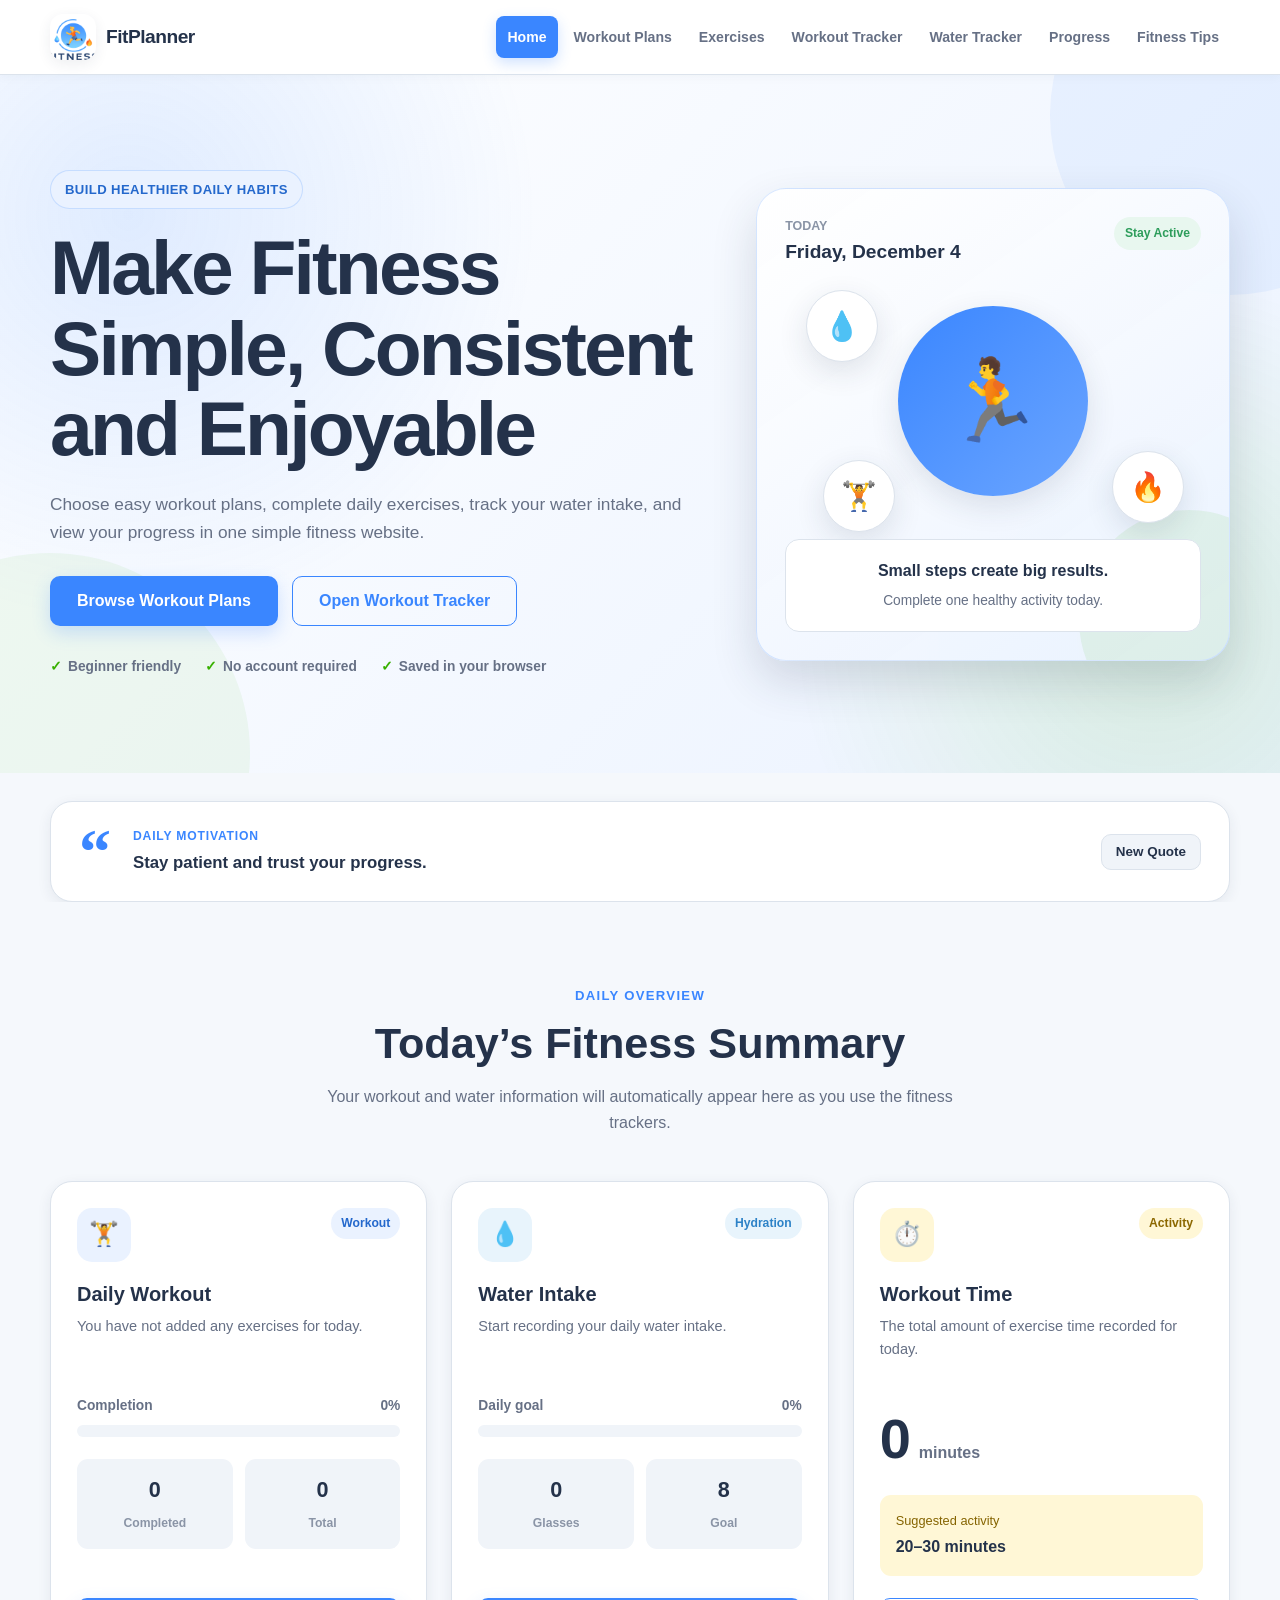
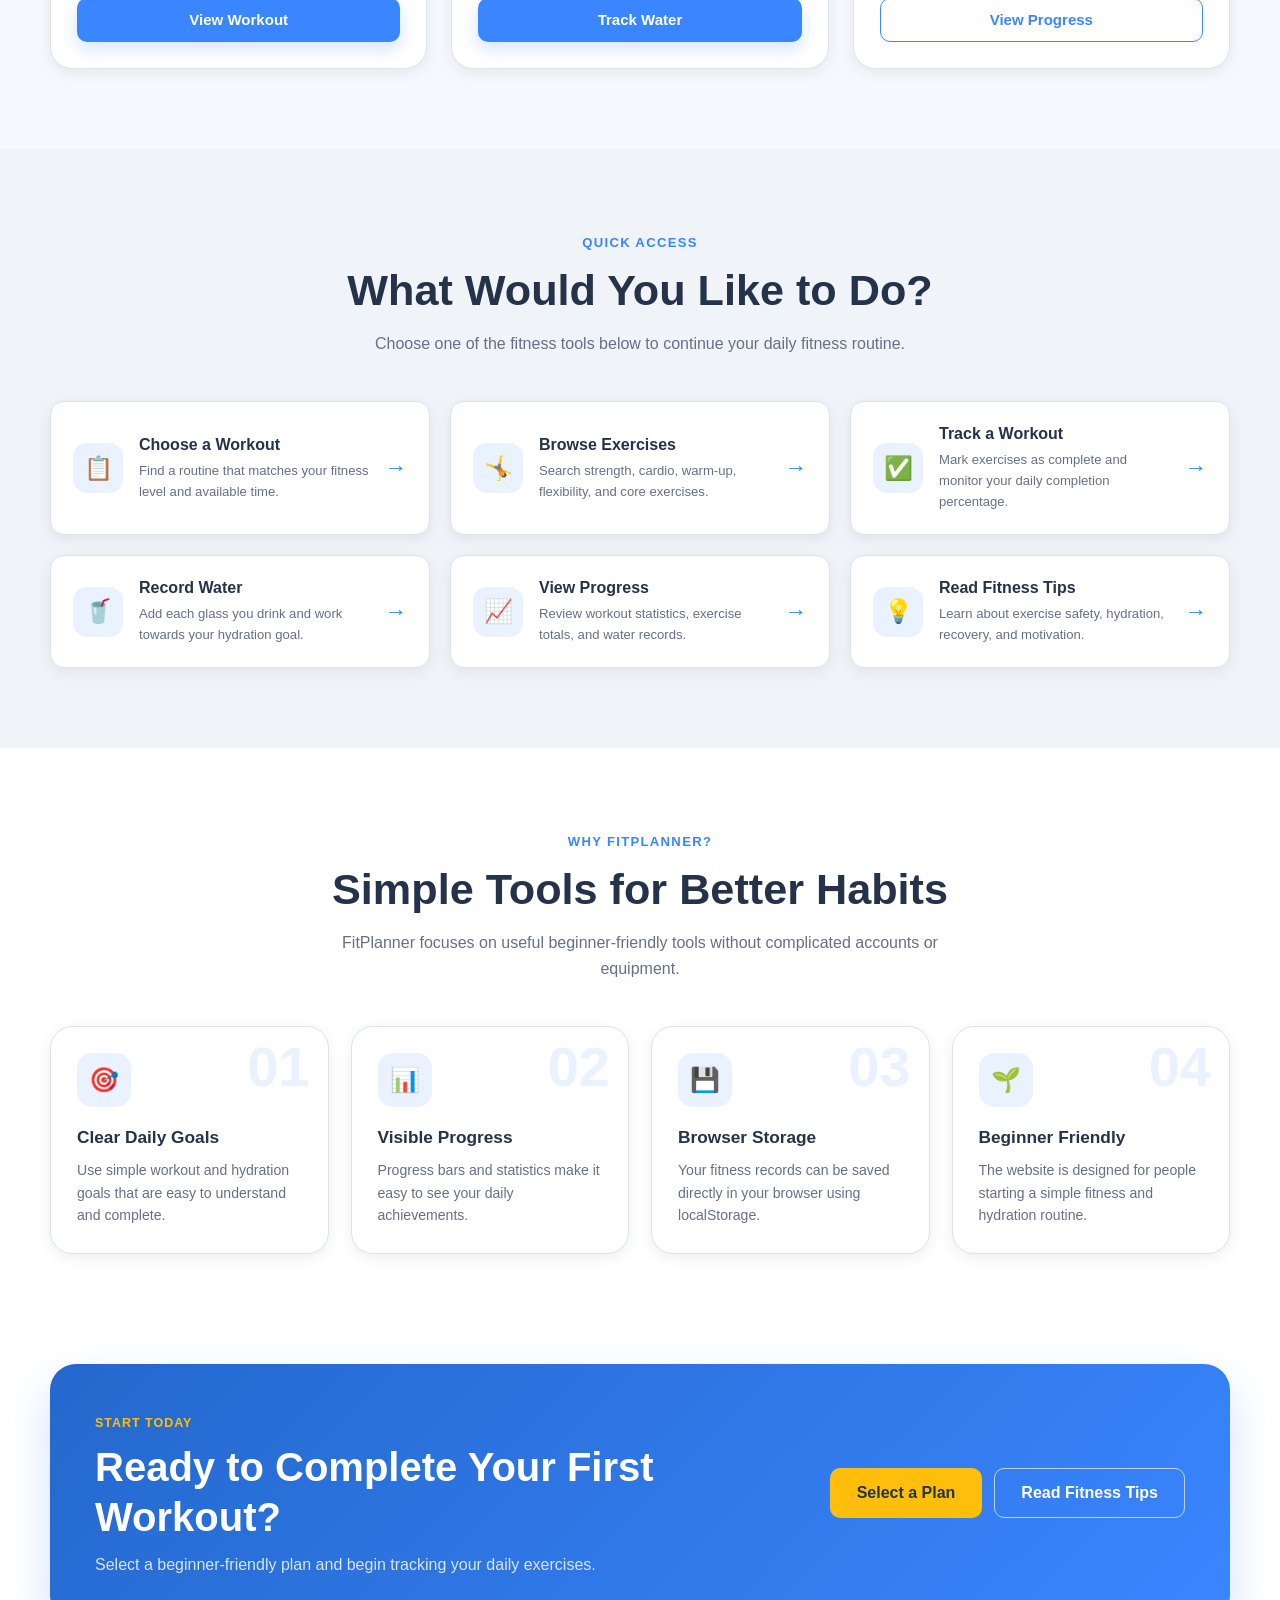
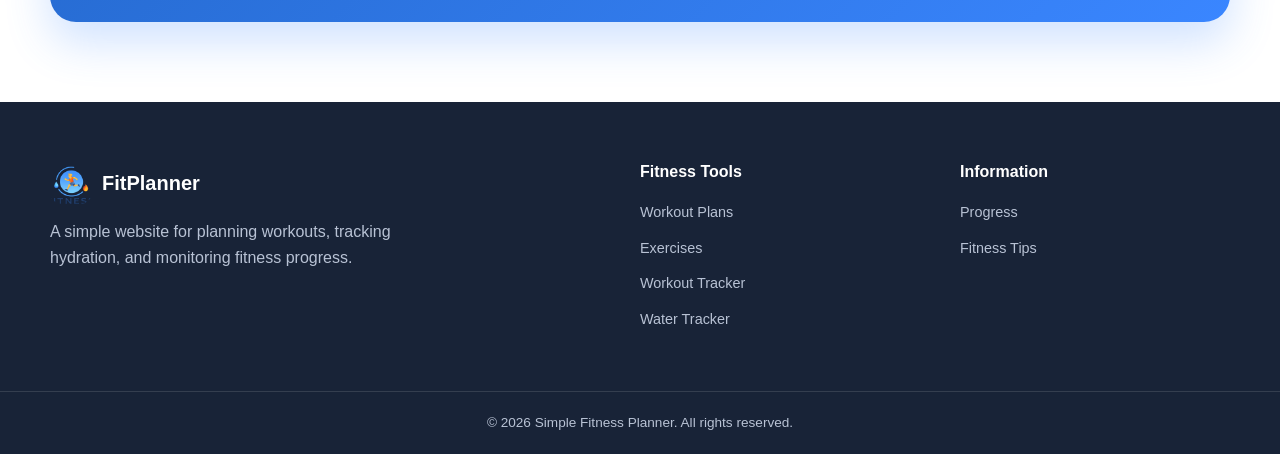
<file: index.html>
<!DOCTYPE html>
<html lang="en">
<head>
    <meta charset="UTF-8">

    <meta
        name="viewport"
        content="width=device-width, initial-scale=1.0"
    >

    <meta
        name="description"
        content="Plan workouts, track water intake, and monitor your fitness progress with FitPlanner."
    >

    <meta
        name="author"
        content="Simple Fitness Planner"
    >

    <title>Home | Simple Fitness Planner</title>

    <!-- Global CSS -->
    <link rel="stylesheet" href="./style.css">

    <!-- Home-page CSS -->
    <link rel="stylesheet" href="./home.css">

    <!-- Global and home-page JavaScript -->
    <script src="./main.js" defer></script>
    <script src="./storage.js" defer></script>
</head>

<body data-page="home">

<a href="#mainContent" class="skip-link">
    Skip to main content
</a>

<div class="site-wrapper">

    <!-- ==================================================
         HEADER
    =================================================== -->
    <header class="site-header">

        <div class="container navbar-container">

            <a
                href="index.html"
                class="site-logo"
                aria-label="FitPlanner home"
            >
                <img src="./logo.png" alt="FitPlanner logo" class="logo-image">

                <span class="logo-text">
                    FitPlanner
                </span>
            </a>

            <button
                type="button"
                class="mobile-menu-button"
                id="mobileMenuButton"
                aria-label="Open navigation menu"
                aria-controls="mainNavigation"
                aria-expanded="false"
            >
                <span></span>
                <span></span>
                <span></span>
            </button>

            <nav
                class="main-navigation"
                id="mainNavigation"
                aria-label="Main navigation"
            >
                <ul class="navigation-list">

                    <li>
                        <a
                            href="index.html"
                            class="navigation-link"
                            data-page-link="home"
                        >
                            Home
                        </a>
                    </li>

                    <li>
                        <a
                            href="workout-plans.html"
                            class="navigation-link"
                            data-page-link="workout-plans"
                        >
                            Workout Plans
                        </a>
                    </li>

                    <li>
                        <a
                            href="exercises.html"
                            class="navigation-link"
                            data-page-link="exercises"
                        >
                            Exercises
                        </a>
                    </li>

                    <li>
                        <a
                            href="workout-tracker.html"
                            class="navigation-link"
                            data-page-link="workout-tracker"
                        >
                            Workout Tracker
                        </a>
                    </li>

                    <li>
                        <a
                            href="water-tracker.html"
                            class="navigation-link"
                            data-page-link="water-tracker"
                        >
                            Water Tracker
                        </a>
                    </li>

                    <li>
                        <a
                            href="progress.html"
                            class="navigation-link"
                            data-page-link="progress"
                        >
                            Progress
                        </a>
                    </li>

                    <li>
                        <a
                            href="fitness-tips.html"
                            class="navigation-link"
                            data-page-link="fitness-tips"
                        >
                            Fitness Tips
                        </a>
                    </li>

                </ul>
            </nav>

        </div>

    </header>

    <!-- ==================================================
         MAIN CONTENT
    =================================================== -->
    <main
        class="main-content"
        id="mainContent"
    >

        <!-- ==============================================
             HERO SECTION
        =============================================== -->
        <section class="home-hero">

            <div class="container hero-container">

                <div class="hero-content">

                    <span class="hero-label">
                        Build healthier daily habits
                    </span>

                    <h1>
                        Make Fitness Simple, Consistent and Enjoyable
                    </h1>

                    <p class="hero-description">
                        Choose easy workout plans, complete daily
                        exercises, track your water intake, and view
                        your progress in one simple fitness website.
                    </p>

                    <div class="hero-buttons">

                        <a
                            href="workout-plans.html"
                            class="button button-primary button-large"
                        >
                            Browse Workout Plans
                        </a>

                        <a
                            href="workout-tracker.html"
                            class="button button-outline button-large"
                        >
                            Open Workout Tracker
                        </a>

                    </div>

                    <div class="hero-features">

                        <span>
                            <strong>✓</strong>
                            Beginner friendly
                        </span>

                        <span>
                            <strong>✓</strong>
                            No account required
                        </span>

                        <span>
                            <strong>✓</strong>
                            Saved in your browser
                        </span>

                    </div>

                </div>

                <div class="hero-dashboard">

                    <div class="dashboard-header">

                        <div>
                            <span class="dashboard-label">
                                Today
                            </span>

                            <h2 id="todayDate">
                                Loading date...
                            </h2>
                        </div>

                        <span class="dashboard-status">
                            Stay Active
                        </span>

                    </div>

                    <div class="dashboard-visual">

                        <div class="main-fitness-circle">
                            <span aria-hidden="true">
                                🏃
                            </span>
                        </div>

                        <div class="floating-fitness-icon water-icon">
                            <span aria-hidden="true">
                                💧
                            </span>
                        </div>

                        <div class="floating-fitness-icon fire-icon">
                            <span aria-hidden="true">
                                🔥
                            </span>
                        </div>

                        <div class="floating-fitness-icon strength-icon">
                            <span aria-hidden="true">
                                🏋️
                            </span>
                        </div>

                    </div>

                    <div class="dashboard-message">

                        <strong>
                            Small steps create big results.
                        </strong>

                        <span>
                            Complete one healthy activity today.
                        </span>

                    </div>

                </div>

            </div>

        </section>

        <!-- ==============================================
             MOTIVATIONAL QUOTE
        =============================================== -->
        <section class="quote-section">

            <div class="container">

                <div class="quote-card">

                    <div
                        class="quote-symbol"
                        aria-hidden="true"
                    >
                        “
                    </div>

                    <div class="quote-content">

                        <span class="quote-label">
                            Daily Motivation
                        </span>

                        <blockquote id="motivationalQuote">
                            Success starts with showing up.
                        </blockquote>

                    </div>

                    <button
                        type="button"
                        class="button button-light button-small"
                        id="newQuoteButton"
                    >
                        New Quote
                    </button>

                </div>

            </div>

        </section>

        <!-- ==============================================
             DAILY SUMMARY
        =============================================== -->
        <section class="section home-summary-section">

            <div class="container">

                <div class="section-header">

                    <span class="section-label">
                        Daily Overview
                    </span>

                    <h2 class="section-title">
                        Today’s Fitness Summary
                    </h2>

                    <p class="section-description">
                        Your workout and water information will
                        automatically appear here as you use the
                        fitness trackers.
                    </p>

                </div>

                <div class="home-summary-grid">

                    <!-- Workout summary -->
                    <article class="summary-card">

                        <div class="summary-card-header">

                            <div class="summary-icon workout-summary-icon">
                                🏋️
                            </div>

                            <span class="badge badge-primary">
                                Workout
                            </span>

                        </div>

                        <h3>
                            Daily Workout
                        </h3>

                        <p id="workoutSummaryMessage">
                            You have not added any exercises for today.
                        </p>

                        <div class="progress-wrapper">

                            <div class="progress-details">

                                <span>
                                    Completion
                                </span>

                                <strong id="workoutPercentageText">
                                    0%
                                </strong>

                            </div>

                            <div
                                class="progress-bar"
                                id="workoutProgressBar"
                                role="progressbar"
                                aria-label="Workout progress"
                                aria-valuemin="0"
                                aria-valuemax="100"
                                aria-valuenow="0"
                            >
                                <div
                                    class="progress-fill"
                                    id="workoutProgressFill"
                                ></div>
                            </div>

                        </div>

                        <div class="summary-values">

                            <div class="summary-value-box">

                                <strong id="completedExerciseCount">
                                    0
                                </strong>

                                <span>
                                    Completed
                                </span>

                            </div>

                            <div class="summary-value-box">

                                <strong id="totalExerciseCount">
                                    0
                                </strong>

                                <span>
                                    Total
                                </span>

                            </div>

                        </div>

                        <a
                            href="workout-tracker.html"
                            class="button button-primary button-block"
                        >
                            View Workout
                        </a>

                    </article>

                    <!-- Water summary -->
                    <article class="summary-card">

                        <div class="summary-card-header">

                            <div class="summary-icon water-summary-icon">
                                💧
                            </div>

                            <span class="badge badge-info">
                                Hydration
                            </span>

                        </div>

                        <h3>
                            Water Intake
                        </h3>

                        <p id="waterSummaryMessage">
                            Start recording your daily water intake.
                        </p>

                        <div class="progress-wrapper">

                            <div class="progress-details">

                                <span>
                                    Daily goal
                                </span>

                                <strong id="waterPercentageText">
                                    0%
                                </strong>

                            </div>

                            <div
                                class="progress-bar"
                                id="waterProgressBar"
                                role="progressbar"
                                aria-label="Water-intake progress"
                                aria-valuemin="0"
                                aria-valuemax="100"
                                aria-valuenow="0"
                            >
                                <div
                                    class="progress-fill water-progress-fill"
                                    id="waterProgressFill"
                                ></div>
                            </div>

                        </div>

                        <div class="summary-values">

                            <div class="summary-value-box">

                                <strong id="waterConsumedCount">
                                    0
                                </strong>

                                <span>
                                    Glasses
                                </span>

                            </div>

                            <div class="summary-value-box">

                                <strong id="waterGoalCount">
                                    8
                                </strong>

                                <span>
                                    Goal
                                </span>

                            </div>

                        </div>

                        <a
                            href="water-tracker.html"
                            class="button button-primary button-block"
                        >
                            Track Water
                        </a>

                    </article>

                    <!-- Activity summary -->
                    <article class="summary-card">

                        <div class="summary-card-header">

                            <div class="summary-icon time-summary-icon">
                                ⏱️
                            </div>

                            <span class="badge badge-warning">
                                Activity
                            </span>

                        </div>

                        <h3>
                            Workout Time
                        </h3>

                        <p>
                            The total amount of exercise time recorded
                            for today.
                        </p>

                        <div class="workout-time-display">

                            <strong id="workoutDuration">
                                0
                            </strong>

                            <span>
                                minutes
                            </span>

                        </div>

                        <div class="recommended-time">

                            <span>
                                Suggested activity
                            </span>

                            <strong>
                                20–30 minutes
                            </strong>

                        </div>

                        <a
                            href="progress.html"
                            class="button button-outline button-block"
                        >
                            View Progress
                        </a>

                    </article>

                </div>

            </div>

        </section>

        <!-- ==============================================
             QUICK ACCESS
        =============================================== -->
        <section class="section section-soft">

            <div class="container">

                <div class="section-header">

                    <span class="section-label">
                        Quick Access
                    </span>

                    <h2 class="section-title">
                        What Would You Like to Do?
                    </h2>

                    <p class="section-description">
                        Choose one of the fitness tools below to
                        continue your daily fitness routine.
                    </p>

                </div>

                <div class="quick-access-grid">

                    <a
                        href="workout-plans.html"
                        class="quick-access-card"
                    >
                        <div class="quick-access-icon">
                            📋
                        </div>

                        <div class="quick-access-content">

                            <h3>
                                Choose a Workout
                            </h3>

                            <p>
                                Find a routine that matches your
                                fitness level and available time.
                            </p>

                        </div>

                        <span class="quick-access-arrow">
                            →
                        </span>
                    </a>

                    <a
                        href="exercises.html"
                        class="quick-access-card"
                    >
                        <div class="quick-access-icon">
                            🤸
                        </div>

                        <div class="quick-access-content">

                            <h3>
                                Browse Exercises
                            </h3>

                            <p>
                                Search strength, cardio, warm-up,
                                flexibility, and core exercises.
                            </p>

                        </div>

                        <span class="quick-access-arrow">
                            →
                        </span>
                    </a>

                    <a
                        href="workout-tracker.html"
                        class="quick-access-card"
                    >
                        <div class="quick-access-icon">
                            ✅
                        </div>

                        <div class="quick-access-content">

                            <h3>
                                Track a Workout
                            </h3>

                            <p>
                                Mark exercises as complete and monitor
                                your daily completion percentage.
                            </p>

                        </div>

                        <span class="quick-access-arrow">
                            →
                        </span>
                    </a>

                    <a
                        href="water-tracker.html"
                        class="quick-access-card"
                    >
                        <div class="quick-access-icon">
                            🥤
                        </div>

                        <div class="quick-access-content">

                            <h3>
                                Record Water
                            </h3>

                            <p>
                                Add each glass you drink and work
                                towards your hydration goal.
                            </p>

                        </div>

                        <span class="quick-access-arrow">
                            →
                        </span>
                    </a>

                    <a
                        href="progress.html"
                        class="quick-access-card"
                    >
                        <div class="quick-access-icon">
                            📈
                        </div>

                        <div class="quick-access-content">

                            <h3>
                                View Progress
                            </h3>

                            <p>
                                Review workout statistics, exercise
                                totals, and water records.
                            </p>

                        </div>

                        <span class="quick-access-arrow">
                            →
                        </span>
                    </a>

                    <a
                        href="fitness-tips.html"
                        class="quick-access-card"
                    >
                        <div class="quick-access-icon">
                            💡
                        </div>

                        <div class="quick-access-content">

                            <h3>
                                Read Fitness Tips
                            </h3>

                            <p>
                                Learn about exercise safety,
                                hydration, recovery, and motivation.
                            </p>

                        </div>

                        <span class="quick-access-arrow">
                            →
                        </span>
                    </a>

                </div>

            </div>

        </section>

        <!-- ==============================================
             BENEFITS
        =============================================== -->
        <section class="section benefits-section">

            <div class="container">

                <div class="section-header">

                    <span class="section-label">
                        Why FitPlanner?
                    </span>

                    <h2 class="section-title">
                        Simple Tools for Better Habits
                    </h2>

                    <p class="section-description">
                        FitPlanner focuses on useful beginner-friendly
                        tools without complicated accounts or equipment.
                    </p>

                </div>

                <div class="benefits-grid">

                    <article class="benefit-card">

                        <span class="benefit-number">
                            01
                        </span>

                        <div class="benefit-icon">
                            🎯
                        </div>

                        <h3>
                            Clear Daily Goals
                        </h3>

                        <p>
                            Use simple workout and hydration goals that
                            are easy to understand and complete.
                        </p>

                    </article>

                    <article class="benefit-card">

                        <span class="benefit-number">
                            02
                        </span>

                        <div class="benefit-icon">
                            📊
                        </div>

                        <h3>
                            Visible Progress
                        </h3>

                        <p>
                            Progress bars and statistics make it easy
                            to see your daily achievements.
                        </p>

                    </article>

                    <article class="benefit-card">

                        <span class="benefit-number">
                            03
                        </span>

                        <div class="benefit-icon">
                            💾
                        </div>

                        <h3>
                            Browser Storage
                        </h3>

                        <p>
                            Your fitness records can be saved directly
                            in your browser using localStorage.
                        </p>

                    </article>

                    <article class="benefit-card">

                        <span class="benefit-number">
                            04
                        </span>

                        <div class="benefit-icon">
                            🌱
                        </div>

                        <h3>
                            Beginner Friendly
                        </h3>

                        <p>
                            The website is designed for people starting
                            a simple fitness and hydration routine.
                        </p>

                    </article>

                </div>

            </div>

        </section>

        <!-- ==============================================
             CALL TO ACTION
        =============================================== -->
        <section class="home-cta-section">

            <div class="container">

                <div class="home-cta">

                    <div class="home-cta-content">

                        <span class="home-cta-label">
                            Start Today
                        </span>

                        <h2>
                            Ready to Complete Your First Workout?
                        </h2>

                        <p>
                            Select a beginner-friendly plan and begin
                            tracking your daily exercises.
                        </p>

                    </div>

                    <div class="home-cta-buttons">

                        <a
                            href="workout-plans.html"
                            class="button button-warning button-large"
                        >
                            Select a Plan
                        </a>

                        <a
                            href="fitness-tips.html"
                            class="button home-cta-outline button-large"
                        >
                            Read Fitness Tips
                        </a>

                    </div>

                </div>

            </div>

        </section>

    </main>

    <!-- ==================================================
         FOOTER
    =================================================== -->
    <footer class="site-footer">

        <div class="container footer-container">

            <div class="footer-brand">

                <a
                    href="index.html"
                    class="footer-logo"
                    aria-label="FitPlanner home"
                >
                    <img src="./logo.png" alt="" class="footer-logo-image">

                    <span>
                        FitPlanner
                    </span>
                </a>

                <p>
                    A simple website for planning workouts,
                    tracking hydration, and monitoring fitness
                    progress.
                </p>

            </div>

            <div class="footer-links">

                <h2>
                    Fitness Tools
                </h2>

                <ul>

                    <li>
                        <a href="workout-plans.html">
                            Workout Plans
                        </a>
                    </li>

                    <li>
                        <a href="exercises.html">
                            Exercises
                        </a>
                    </li>

                    <li>
                        <a href="workout-tracker.html">
                            Workout Tracker
                        </a>
                    </li>

                    <li>
                        <a href="water-tracker.html">
                            Water Tracker
                        </a>
                    </li>

                </ul>

            </div>

            <div class="footer-links">

                <h2>
                    Information
                </h2>

                <ul>

                    <li>
                        <a href="progress.html">
                            Progress
                        </a>
                    </li>

                    <li>
                        <a href="fitness-tips.html">
                            Fitness Tips
                        </a>
                    </li>

                </ul>

            </div>

        </div>

        <div class="footer-bottom">

            <div class="container">

                <p>
                    &copy;
                    <span id="currentYear"></span>
                    Simple Fitness Planner. All rights reserved.
                </p>

            </div>

        </div>

    </footer>

</div>

<button
    type="button"
    class="scroll-top-button"
    id="scrollTopButton"
    aria-label="Scroll to the top of the page"
>
    ↑
</button>

</body>
</html>
</file>
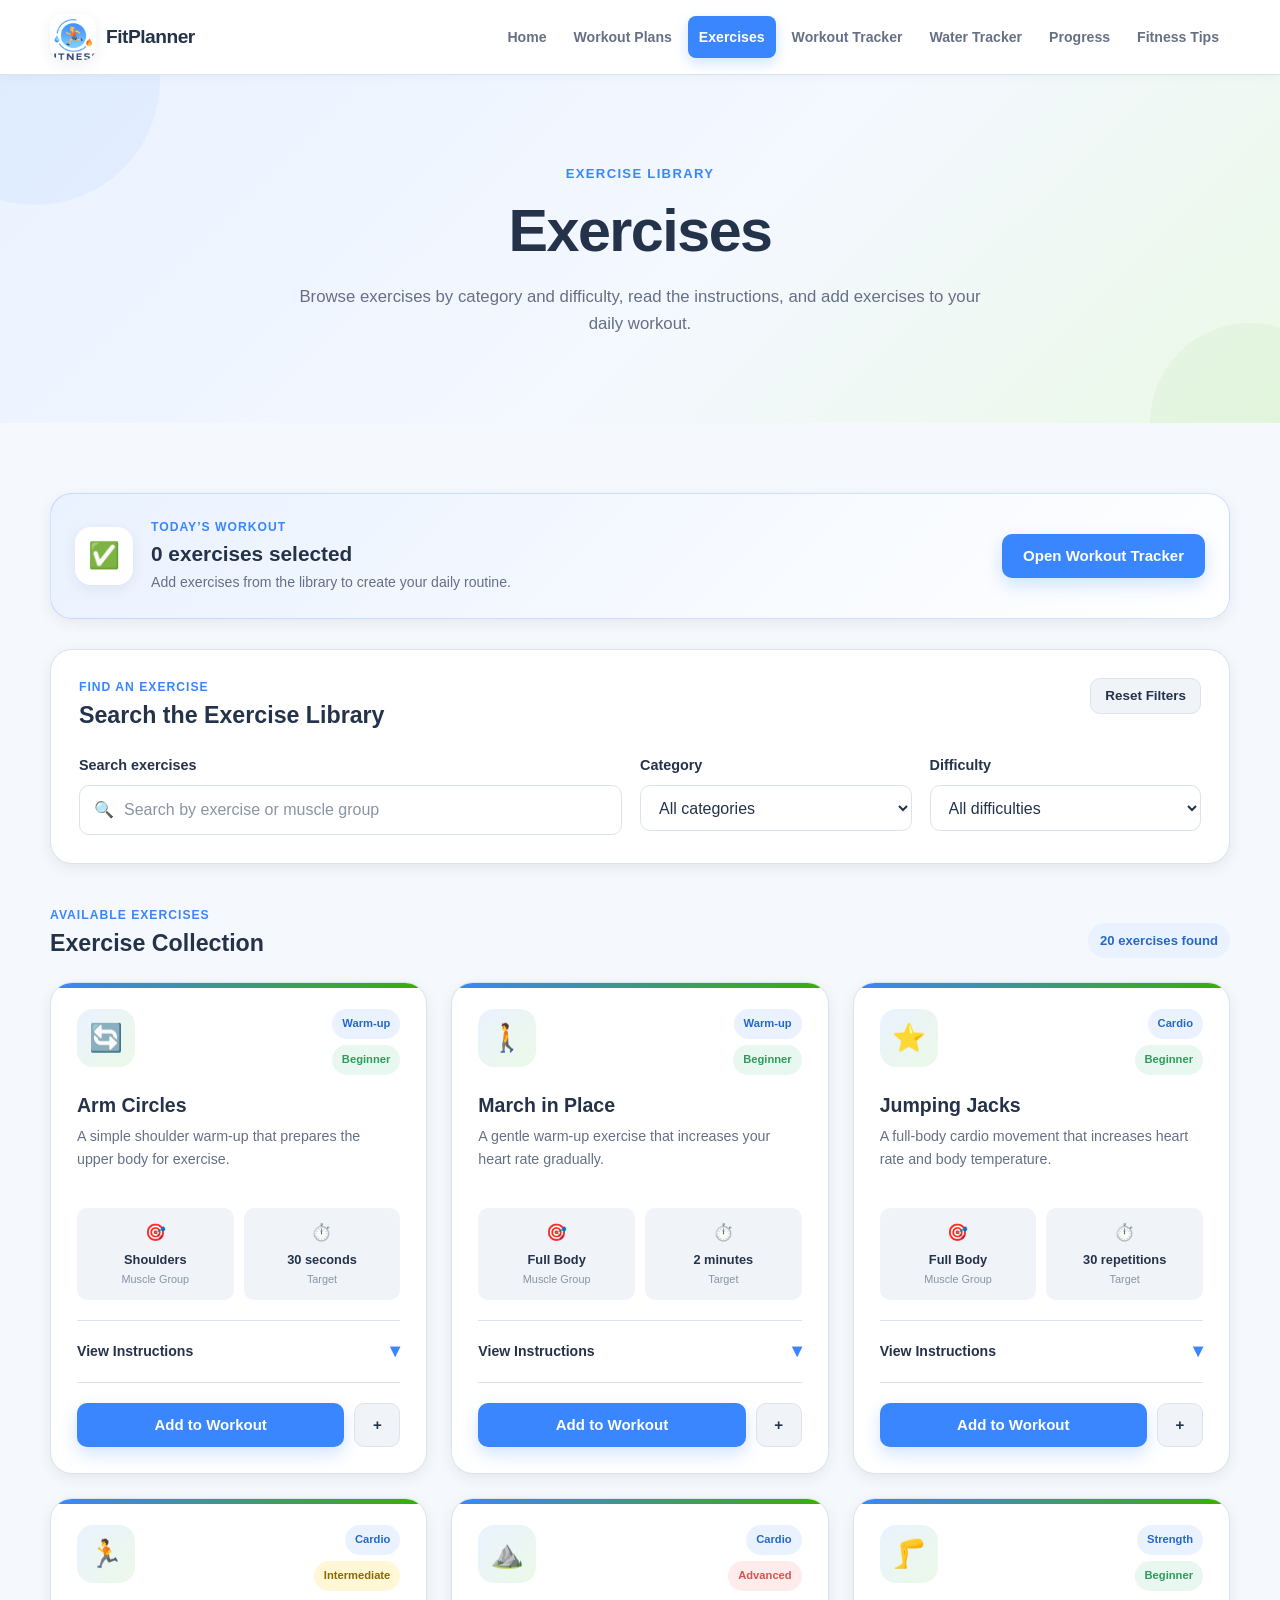
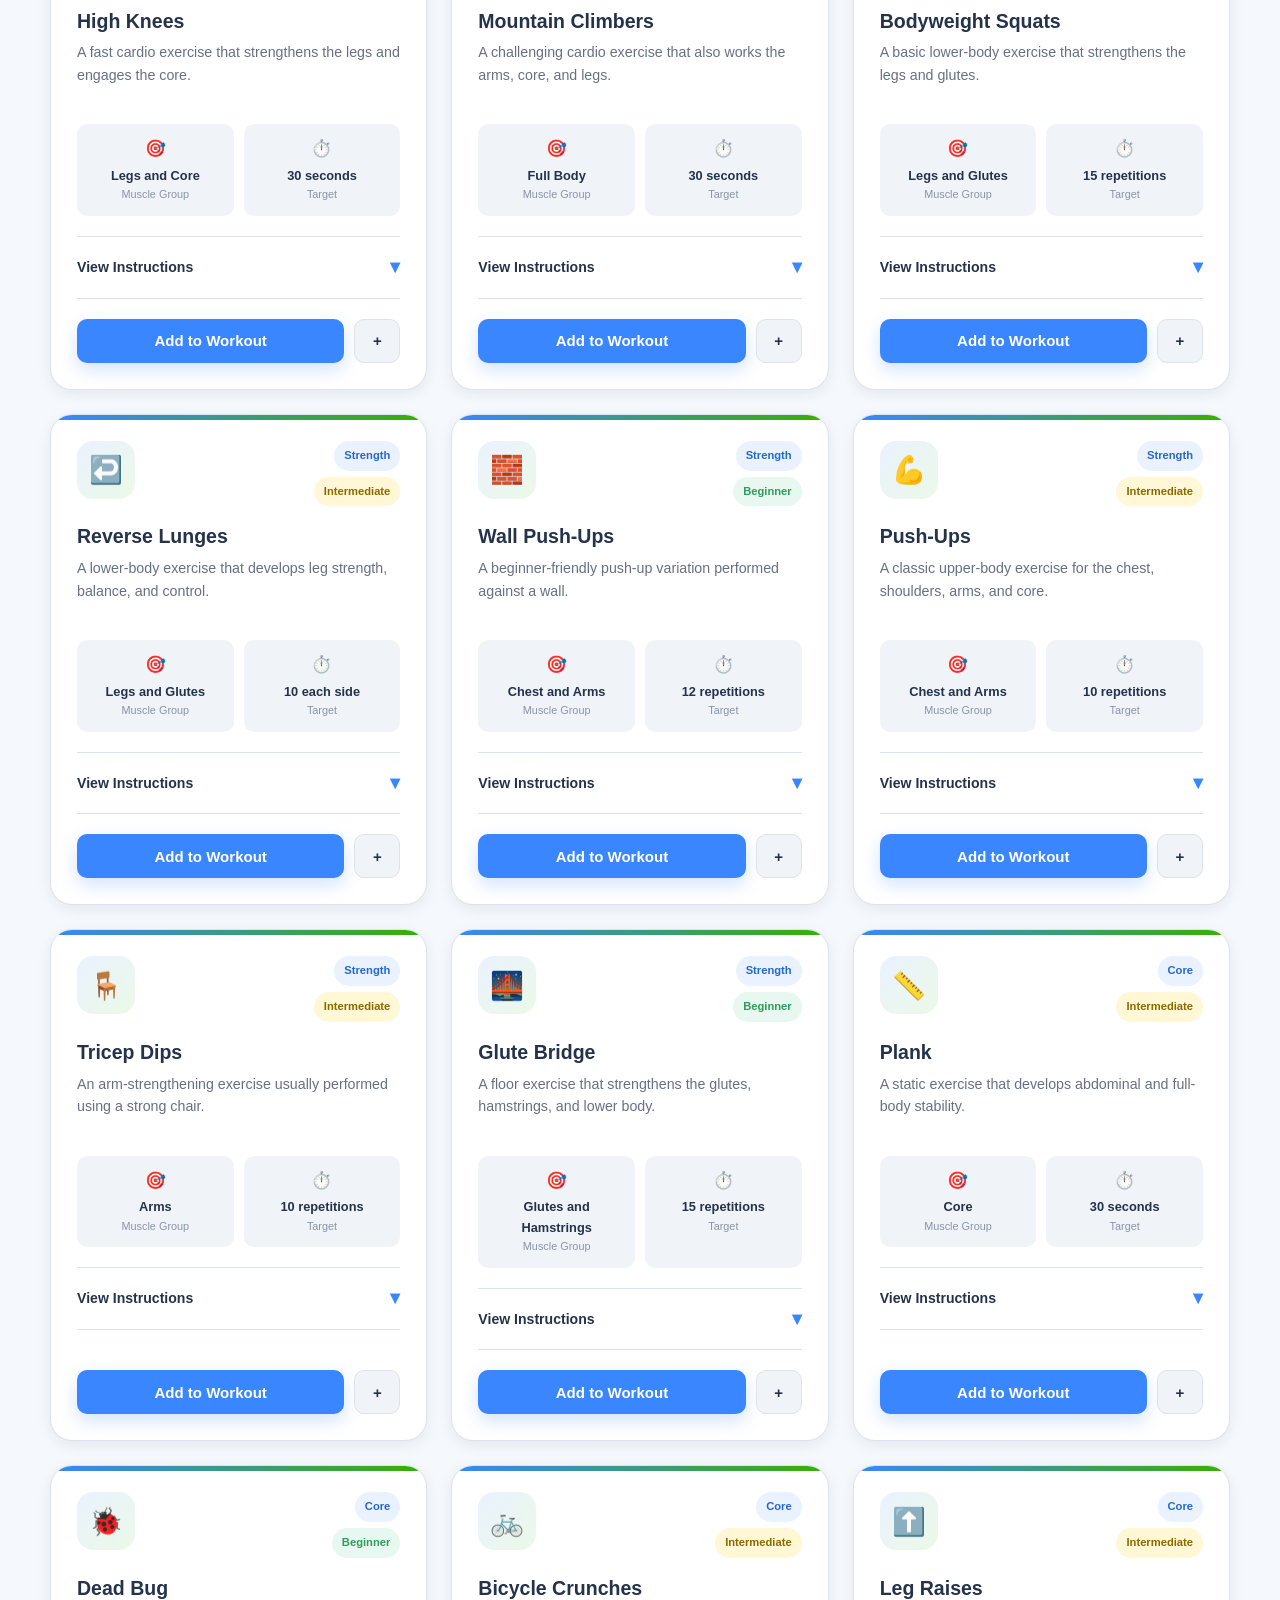
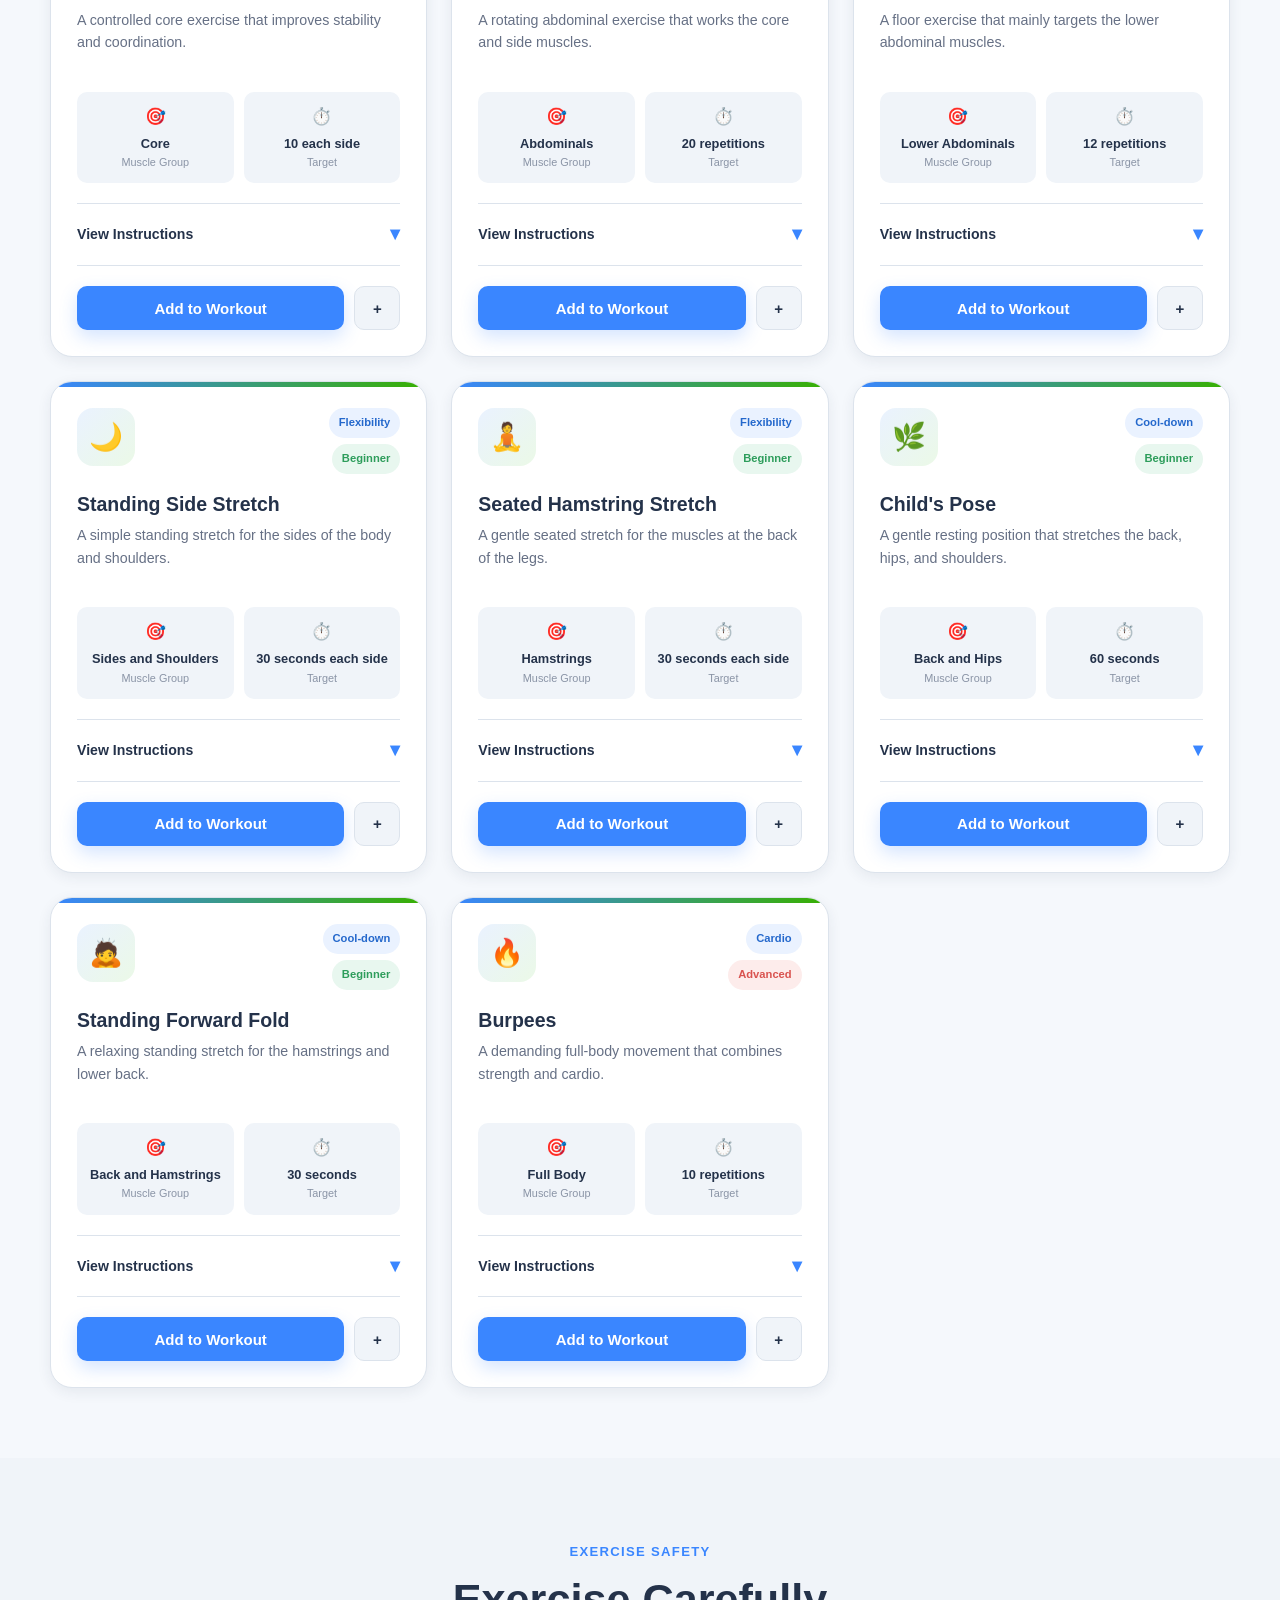
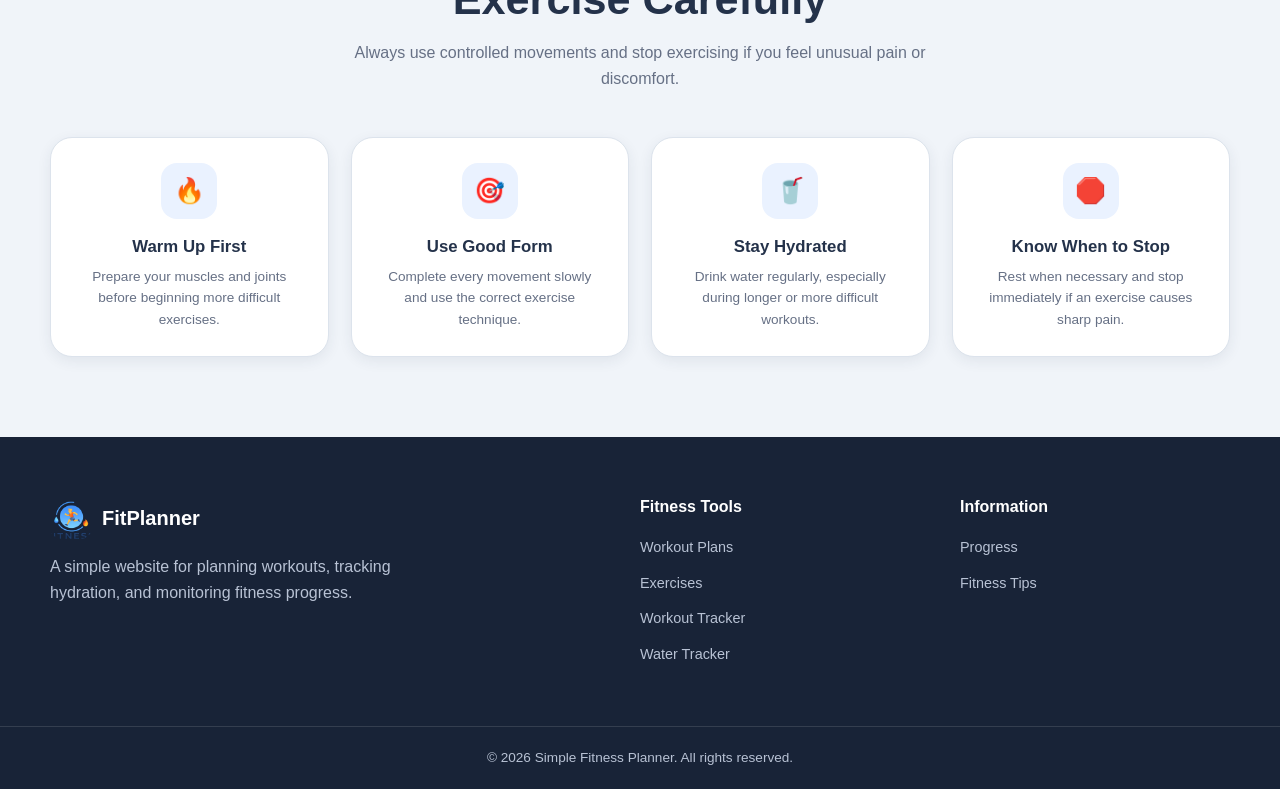
<file: exercises.html>
<!DOCTYPE html>
<html lang="en">
<head>
    <meta charset="UTF-8">

    <meta
        name="viewport"
        content="width=device-width, initial-scale=1.0"
    >

    <meta
        name="description"
        content="Browse strength, cardio, core, flexibility, warm-up, and cool-down exercises."
    >

    <meta
        name="author"
        content="Simple Fitness Planner"
    >

    <title>Exercises | Simple Fitness Planner</title>

    <!-- Global CSS -->
    <link rel="stylesheet" href="./style.css">

    <!-- Exercise-page CSS -->
    <link rel="stylesheet" href="./exercises.css">

    <!-- Global JavaScript -->
    <script src="./main.js" defer></script>
    <script src="./storage.js" defer></script>

    <!-- Exercise-page JavaScript -->
    <script src="./exercises.js" defer></script>
</head>

<body data-page="exercises">

<a href="#mainContent" class="skip-link">
    Skip to main content
</a>

<div class="site-wrapper">

    <!-- ==================================================
         HEADER
    =================================================== -->
    <header class="site-header">

        <div class="container navbar-container">

            <a
                href="index.html"
                class="site-logo"
                aria-label="FitPlanner home"
            >
                <img src="./logo.png" alt="FitPlanner logo" class="logo-image">

                <span class="logo-text">
                    FitPlanner
                </span>
            </a>

            <button
                type="button"
                class="mobile-menu-button"
                id="mobileMenuButton"
                aria-label="Open navigation menu"
                aria-controls="mainNavigation"
                aria-expanded="false"
            >
                <span></span>
                <span></span>
                <span></span>
            </button>

            <nav
                class="main-navigation"
                id="mainNavigation"
                aria-label="Main navigation"
            >
                <ul class="navigation-list">

                    <li>
                        <a
                            href="index.html"
                            class="navigation-link"
                            data-page-link="home"
                        >
                            Home
                        </a>
                    </li>

                    <li>
                        <a
                            href="workout-plans.html"
                            class="navigation-link"
                            data-page-link="workout-plans"
                        >
                            Workout Plans
                        </a>
                    </li>

                    <li>
                        <a
                            href="exercises.html"
                            class="navigation-link"
                            data-page-link="exercises"
                        >
                            Exercises
                        </a>
                    </li>

                    <li>
                        <a
                            href="workout-tracker.html"
                            class="navigation-link"
                            data-page-link="workout-tracker"
                        >
                            Workout Tracker
                        </a>
                    </li>

                    <li>
                        <a
                            href="water-tracker.html"
                            class="navigation-link"
                            data-page-link="water-tracker"
                        >
                            Water Tracker
                        </a>
                    </li>

                    <li>
                        <a
                            href="progress.html"
                            class="navigation-link"
                            data-page-link="progress"
                        >
                            Progress
                        </a>
                    </li>

                    <li>
                        <a
                            href="fitness-tips.html"
                            class="navigation-link"
                            data-page-link="fitness-tips"
                        >
                            Fitness Tips
                        </a>
                    </li>

                </ul>
            </nav>

        </div>

    </header>

    <!-- ==================================================
         MAIN CONTENT
    =================================================== -->
    <main
        class="main-content"
        id="mainContent"
    >

        <!-- ==============================================
             PAGE HEADER
        =============================================== -->
        <section class="page-header">

            <div class="container">

                <span class="page-label">
                    Exercise Library
                </span>

                <h1>
                    Exercises
                </h1>

                <p>
                    Browse exercises by category and difficulty,
                    read the instructions, and add exercises to
                    your daily workout.
                </p>

            </div>

        </section>

        <!-- ==============================================
             EXERCISE LIBRARY
        =============================================== -->
        <section class="page-content exercise-library-section">

            <div class="container">

                <!-- Page message -->
                <div
                    class="exercise-message"
                    id="exerciseMessage"
                    role="status"
                    aria-live="polite"
                ></div>

                <!-- Selected-workout summary -->
                <div class="selected-workout-panel">

                    <div class="selected-workout-content">

                        <div class="selected-workout-icon">
                            ✅
                        </div>

                        <div>
                            <span class="selected-workout-label">
                                Today’s Workout
                            </span>

                            <h2>
                                <span id="selectedExerciseCount">
                                    0
                                </span>
                                exercises selected
                            </h2>

                            <p id="selectedWorkoutMessage">
                                Add exercises from the library to
                                create your daily routine.
                            </p>
                        </div>

                    </div>

                    <a
                        href="workout-tracker.html"
                        class="button button-primary"
                    >
                        Open Workout Tracker
                    </a>

                </div>

                <!-- ======================================
                     FILTERS
                ======================================= -->
                <div class="exercise-filter-panel">

                    <div class="exercise-filter-heading">

                        <div>
                            <span class="exercise-small-label">
                                Find an Exercise
                            </span>

                            <h2>
                                Search the Exercise Library
                            </h2>
                        </div>

                        <button
                            type="button"
                            class="button button-light button-small"
                            id="resetExerciseFiltersButton"
                        >
                            Reset Filters
                        </button>

                    </div>

                    <div class="exercise-filter-grid">

                        <div class="form-group">

                            <label
                                for="exerciseSearch"
                                class="form-label"
                            >
                                Search exercises
                            </label>

                            <div class="exercise-search-box">

                                <span
                                    class="exercise-search-icon"
                                    aria-hidden="true"
                                >
                                    🔍
                                </span>

                                <input
                                    type="search"
                                    id="exerciseSearch"
                                    class="form-control"
                                    placeholder="Search by exercise or muscle group"
                                    autocomplete="off"
                                >

                            </div>

                        </div>

                        <div class="form-group">

                            <label
                                for="exerciseCategoryFilter"
                                class="form-label"
                            >
                                Category
                            </label>

                            <select
                                id="exerciseCategoryFilter"
                                class="form-control"
                            >
                                <option value="all">
                                    All categories
                                </option>

                                <option value="Warm-up">
                                    Warm-up
                                </option>

                                <option value="Cardio">
                                    Cardio
                                </option>

                                <option value="Strength">
                                    Strength
                                </option>

                                <option value="Core">
                                    Core
                                </option>

                                <option value="Flexibility">
                                    Flexibility
                                </option>

                                <option value="Cool-down">
                                    Cool-down
                                </option>
                            </select>

                        </div>

                        <div class="form-group">

                            <label
                                for="exerciseDifficultyFilter"
                                class="form-label"
                            >
                                Difficulty
                            </label>

                            <select
                                id="exerciseDifficultyFilter"
                                class="form-control"
                            >
                                <option value="all">
                                    All difficulties
                                </option>

                                <option value="Beginner">
                                    Beginner
                                </option>

                                <option value="Intermediate">
                                    Intermediate
                                </option>

                                <option value="Advanced">
                                    Advanced
                                </option>
                            </select>

                        </div>

                    </div>

                </div>

                <!-- ======================================
                     RESULTS HEADER
                ======================================= -->
                <div class="exercise-results-header">

                    <div>
                        <span class="exercise-small-label">
                            Available Exercises
                        </span>

                        <h2>
                            Exercise Collection
                        </h2>
                    </div>

                    <p id="exerciseResultCount">
                        0 exercises found
                    </p>

                </div>

                <!-- ======================================
                     EXERCISE CARDS
                ======================================= -->
                <div
                    class="exercise-grid"
                    id="exerciseListContainer"
                >
                    <!-- Cards are created by JavaScript. -->
                </div>

                <!-- ======================================
                     EMPTY STATE
                ======================================= -->
                <div
                    class="exercise-empty-state hidden"
                    id="exerciseEmptyState"
                >
                    <div class="exercise-empty-icon">
                        🔎
                    </div>

                    <h2>
                        No exercises found
                    </h2>

                    <p>
                        Try changing the search, category,
                        or difficulty filter.
                    </p>

                    <button
                        type="button"
                        class="button button-primary"
                        id="emptyExerciseResetButton"
                    >
                        Show All Exercises
                    </button>
                </div>

            </div>

        </section>

        <!-- ==============================================
             EXERCISE SAFETY
        =============================================== -->
        <section class="section section-soft">

            <div class="container">

                <div class="section-header">

                    <span class="section-label">
                        Exercise Safety
                    </span>

                    <h2 class="section-title">
                        Exercise Carefully
                    </h2>

                    <p class="section-description">
                        Always use controlled movements and stop
                        exercising if you feel unusual pain or discomfort.
                    </p>

                </div>

                <div class="exercise-safety-grid">

                    <article class="exercise-safety-card">

                        <div class="exercise-safety-icon">
                            🔥
                        </div>

                        <h3>
                            Warm Up First
                        </h3>

                        <p>
                            Prepare your muscles and joints before
                            beginning more difficult exercises.
                        </p>

                    </article>

                    <article class="exercise-safety-card">

                        <div class="exercise-safety-icon">
                            🎯
                        </div>

                        <h3>
                            Use Good Form
                        </h3>

                        <p>
                            Complete every movement slowly and use
                            the correct exercise technique.
                        </p>

                    </article>

                    <article class="exercise-safety-card">

                        <div class="exercise-safety-icon">
                            🥤
                        </div>

                        <h3>
                            Stay Hydrated
                        </h3>

                        <p>
                            Drink water regularly, especially during
                            longer or more difficult workouts.
                        </p>

                    </article>

                    <article class="exercise-safety-card">

                        <div class="exercise-safety-icon">
                            🛑
                        </div>

                        <h3>
                            Know When to Stop
                        </h3>

                        <p>
                            Rest when necessary and stop immediately
                            if an exercise causes sharp pain.
                        </p>

                    </article>

                </div>

            </div>

        </section>

    </main>

    <!-- ==================================================
         FOOTER
    =================================================== -->
    <footer class="site-footer">

        <div class="container footer-container">

            <div class="footer-brand">

                <a
                    href="index.html"
                    class="footer-logo"
                    aria-label="FitPlanner home"
                >
                    <img src="./logo.png" alt="" class="footer-logo-image">

                    <span>
                        FitPlanner
                    </span>
                </a>

                <p>
                    A simple website for planning workouts,
                    tracking hydration, and monitoring fitness
                    progress.
                </p>

            </div>

            <div class="footer-links">

                <h2>
                    Fitness Tools
                </h2>

                <ul>
                    <li>
                        <a href="workout-plans.html">
                            Workout Plans
                        </a>
                    </li>

                    <li>
                        <a href="exercises.html">
                            Exercises
                        </a>
                    </li>

                    <li>
                        <a href="workout-tracker.html">
                            Workout Tracker
                        </a>
                    </li>

                    <li>
                        <a href="water-tracker.html">
                            Water Tracker
                        </a>
                    </li>
                </ul>

            </div>

            <div class="footer-links">

                <h2>
                    Information
                </h2>

                <ul>
                    <li>
                        <a href="progress.html">
                            Progress
                        </a>
                    </li>

                    <li>
                        <a href="fitness-tips.html">
                            Fitness Tips
                        </a>
                    </li>
                </ul>

            </div>

        </div>

        <div class="footer-bottom">

            <div class="container">

                <p>
                    &copy;
                    <span id="currentYear"></span>
                    Simple Fitness Planner. All rights reserved.
                </p>

            </div>

        </div>

    </footer>

</div>

<button
    type="button"
    class="scroll-top-button"
    id="scrollTopButton"
    aria-label="Scroll to the top of the page"
>
    ↑
</button>

</body>
</html>
</file>
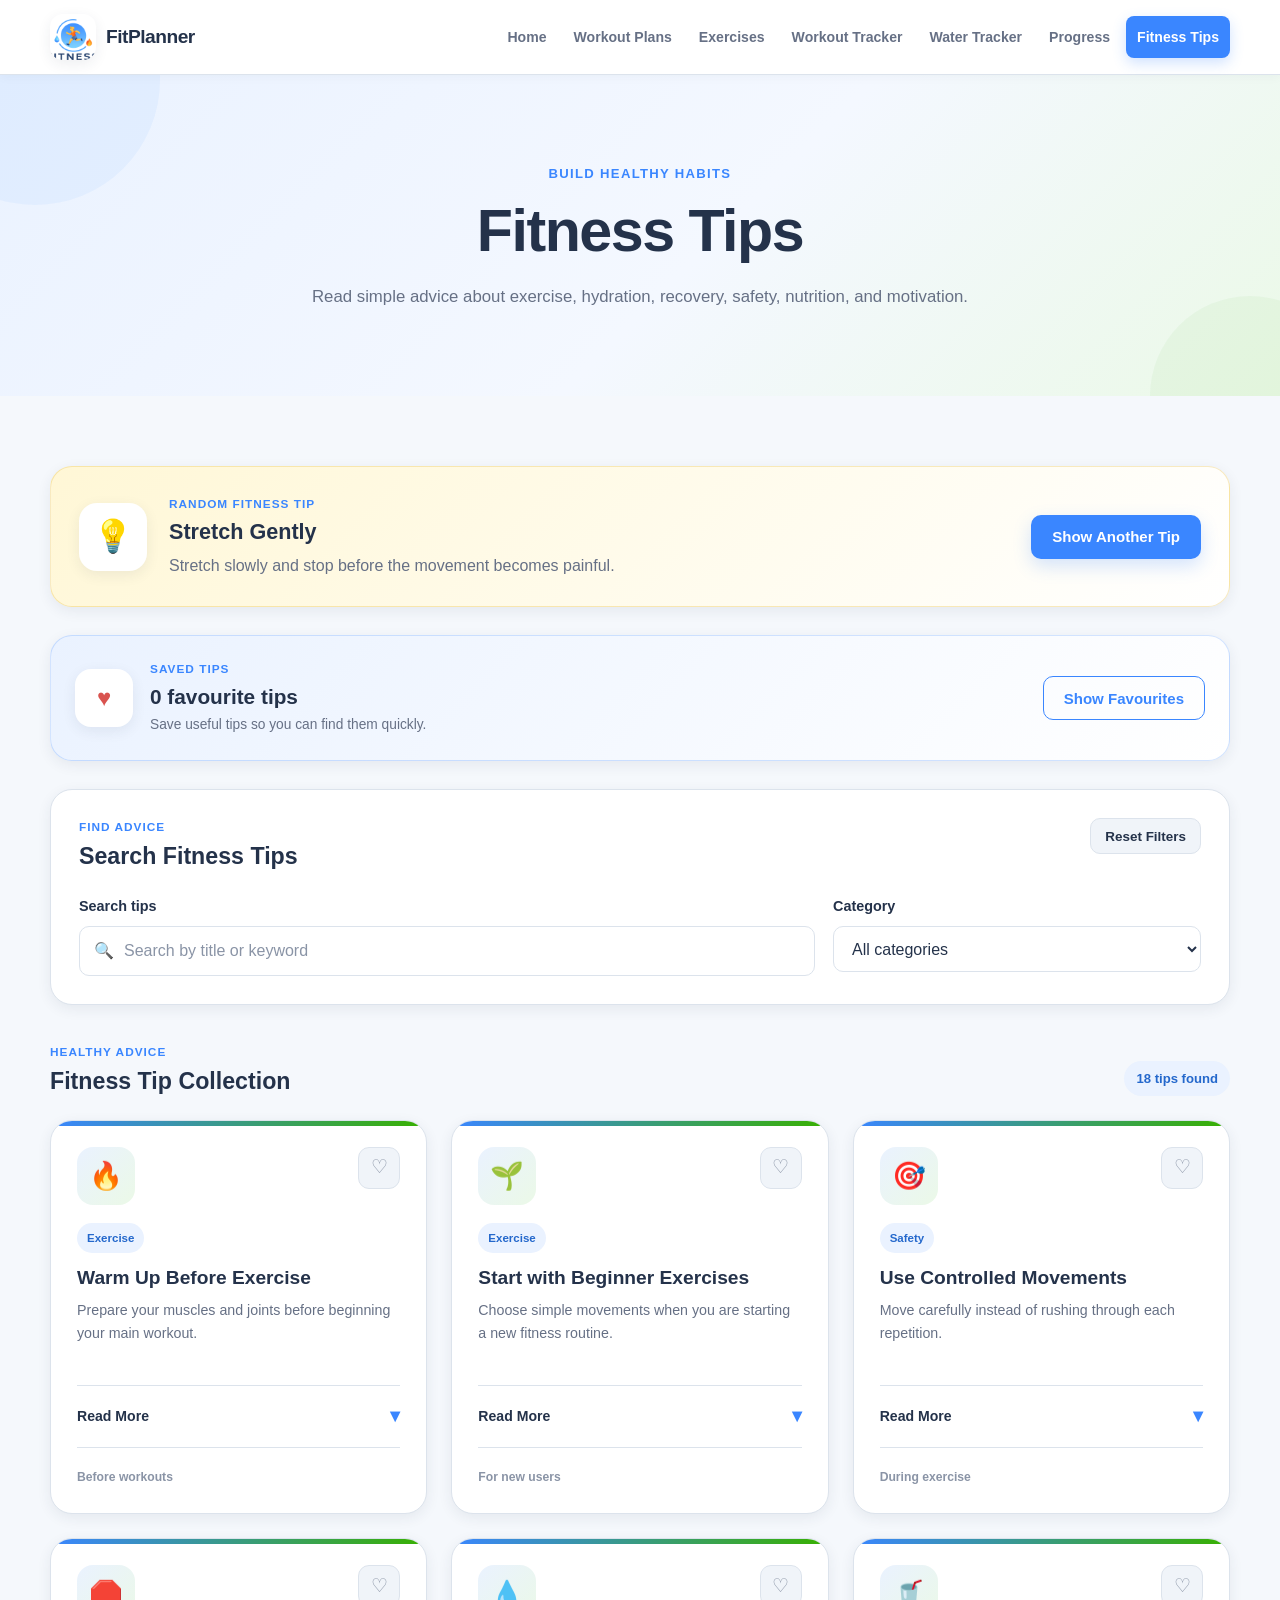
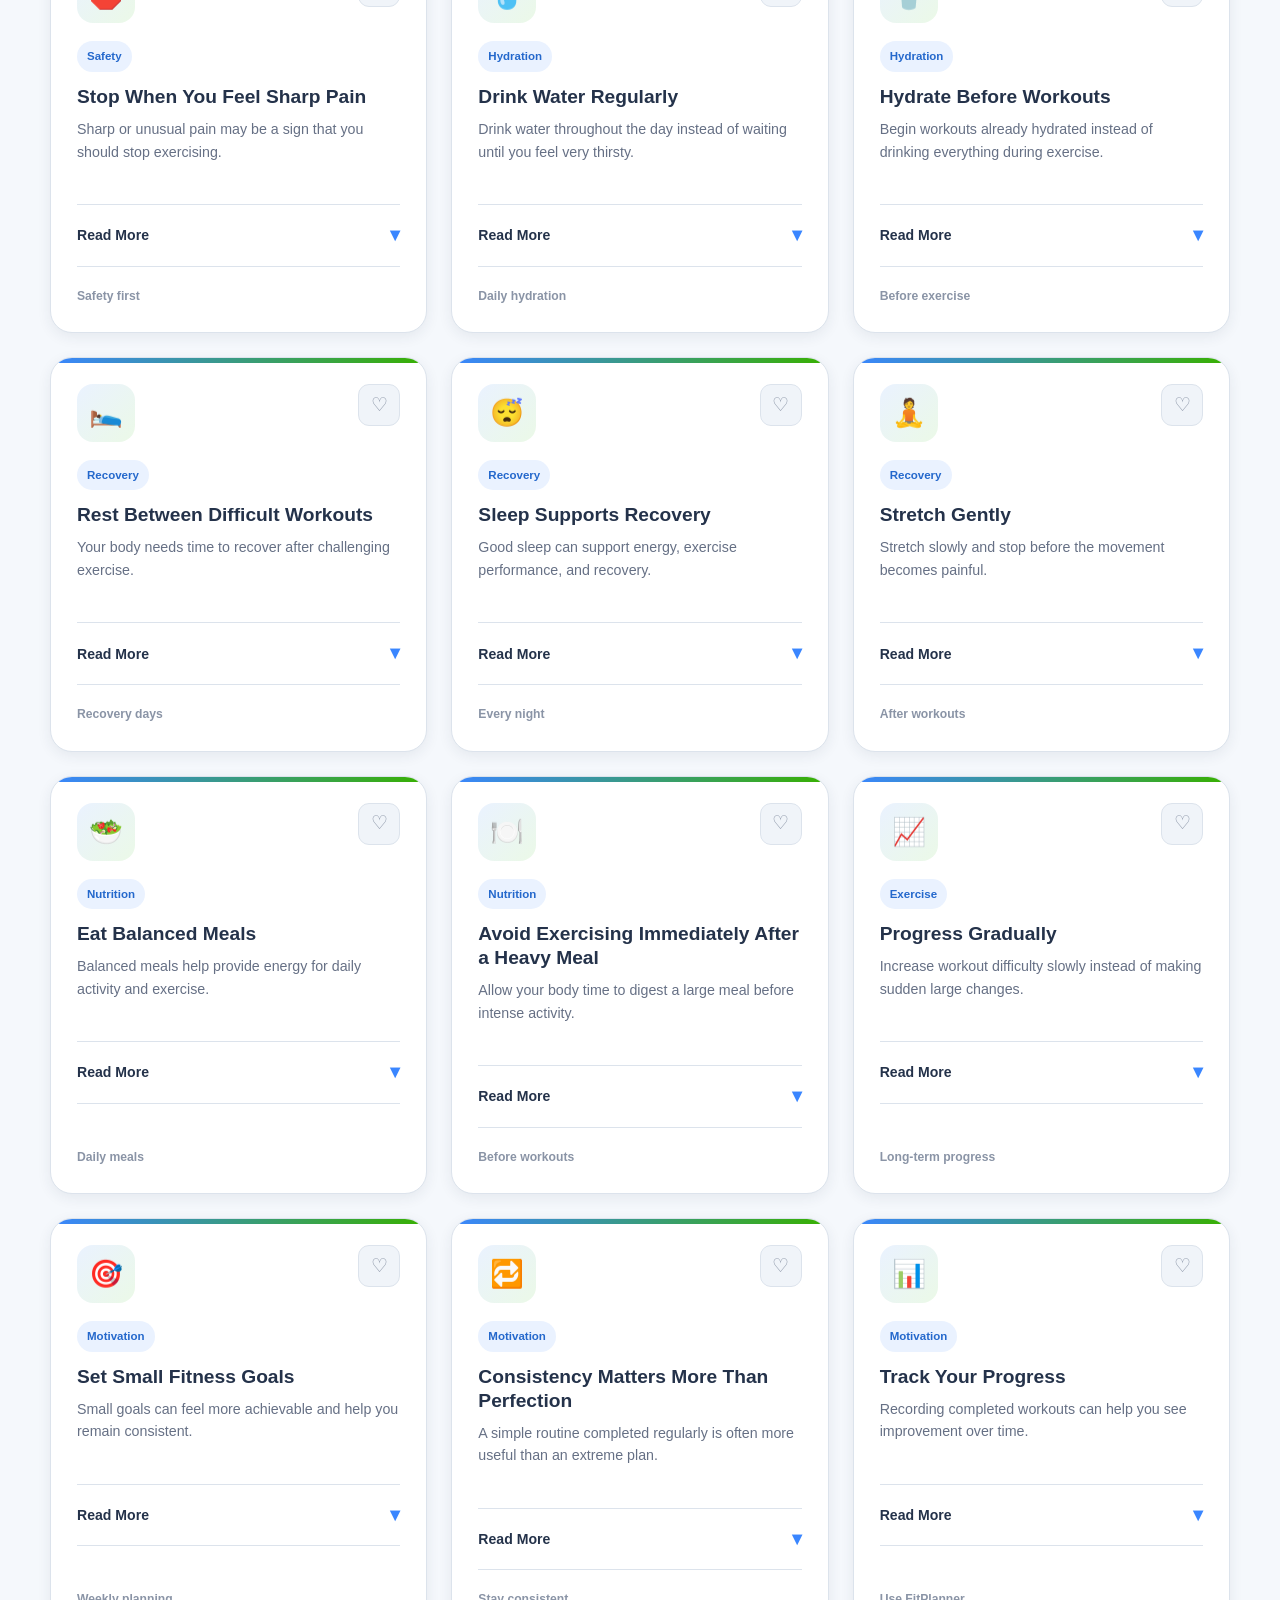
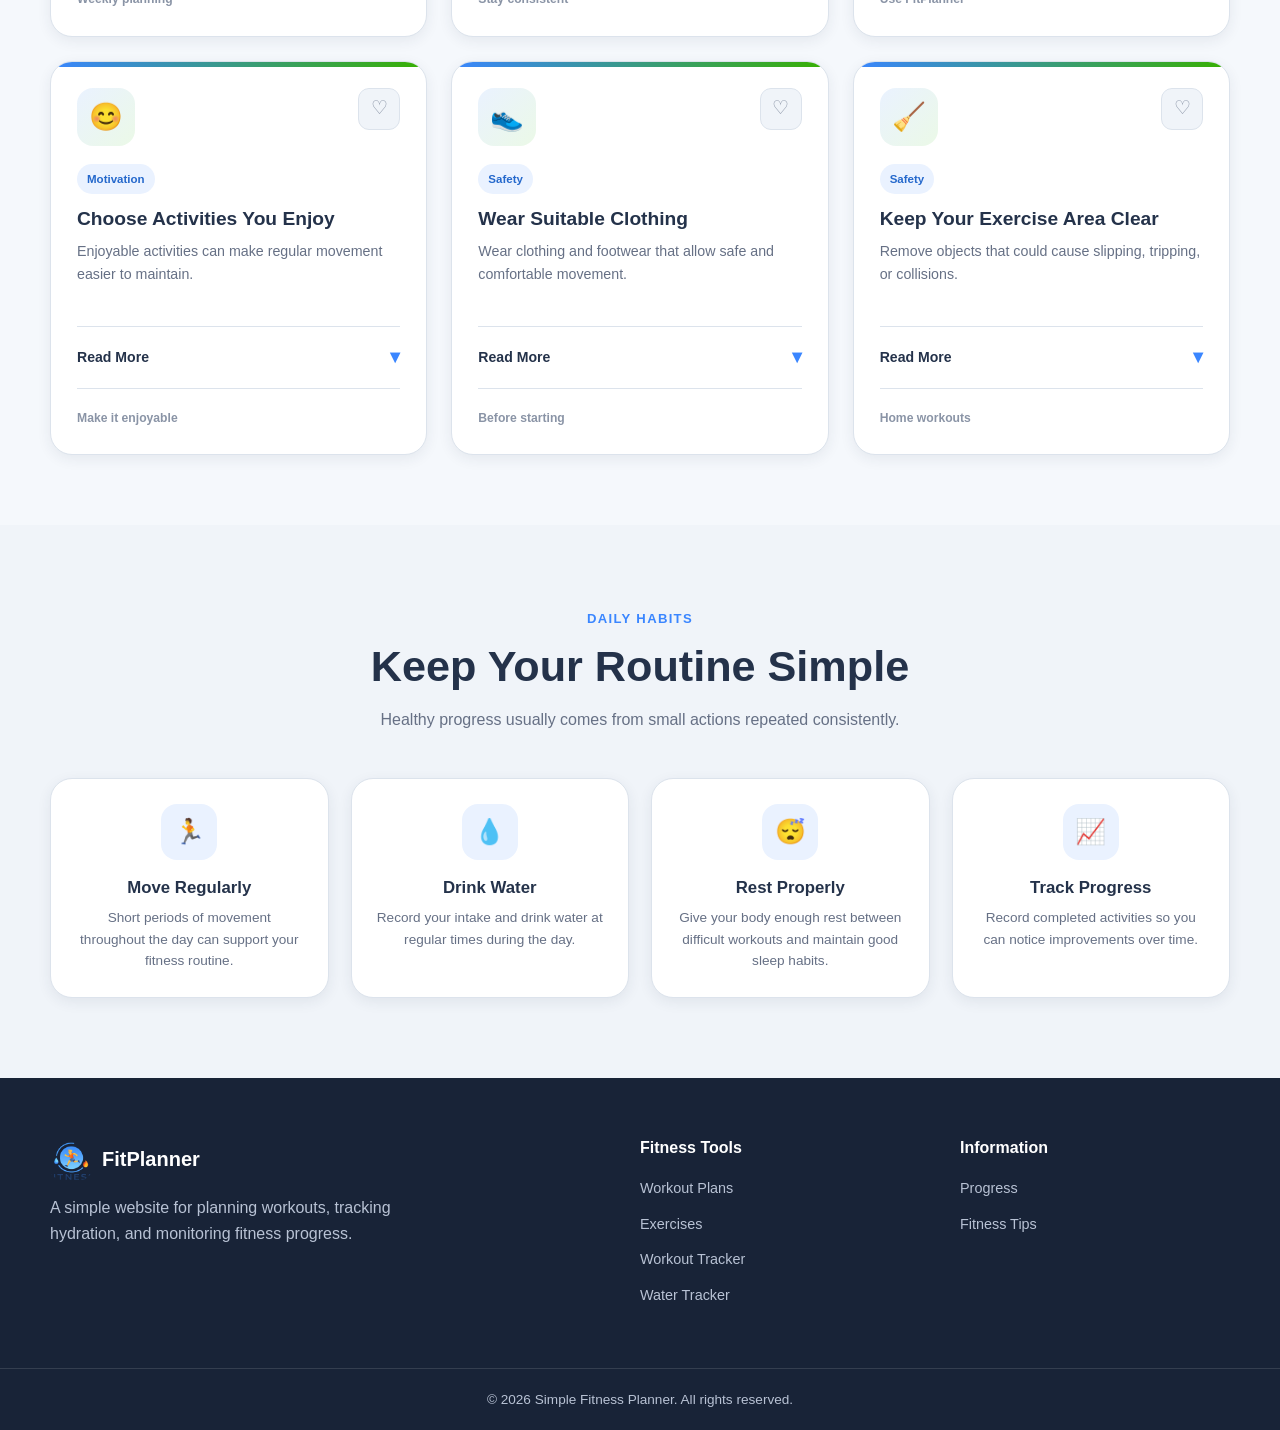
<file: fitness-tips.html>
<!DOCTYPE html>
<html lang="en">
<head>
    <meta charset="UTF-8">

    <meta
        name="viewport"
        content="width=device-width, initial-scale=1.0"
    >

    <meta
        name="description"
        content="Read simple fitness, hydration, safety, recovery, and motivation tips."
    >

    <meta
        name="author"
        content="Simple Fitness Planner"
    >

    <title>Fitness Tips | Simple Fitness Planner</title>

    <link rel="stylesheet" href="./style.css">
    <link rel="stylesheet" href="./fitness-tips.css">

    <script src="./main.js" defer></script>
    <script src="./storage.js" defer></script>
    <script src="./fitness-tips.js" defer></script>
</head>

<body data-page="fitness-tips">

<a href="#mainContent" class="skip-link">
    Skip to main content
</a>

<div class="site-wrapper">

    <!-- ==================================================
         HEADER
    =================================================== -->
    <header class="site-header">

        <div class="container navbar-container">

            <a
                href="index.html"
                class="site-logo"
                aria-label="FitPlanner home"
            >
                <img src="./logo.png" alt="FitPlanner logo" class="logo-image">

                <span class="logo-text">
                    FitPlanner
                </span>
            </a>

            <button
                type="button"
                class="mobile-menu-button"
                id="mobileMenuButton"
                aria-label="Open navigation menu"
                aria-controls="mainNavigation"
                aria-expanded="false"
            >
                <span></span>
                <span></span>
                <span></span>
            </button>

            <nav
                class="main-navigation"
                id="mainNavigation"
                aria-label="Main navigation"
            >
                <ul class="navigation-list">

                    <li>
                        <a
                            href="index.html"
                            class="navigation-link"
                            data-page-link="home"
                        >
                            Home
                        </a>
                    </li>

                    <li>
                        <a
                            href="workout-plans.html"
                            class="navigation-link"
                            data-page-link="workout-plans"
                        >
                            Workout Plans
                        </a>
                    </li>

                    <li>
                        <a
                            href="exercises.html"
                            class="navigation-link"
                            data-page-link="exercises"
                        >
                            Exercises
                        </a>
                    </li>

                    <li>
                        <a
                            href="workout-tracker.html"
                            class="navigation-link"
                            data-page-link="workout-tracker"
                        >
                            Workout Tracker
                        </a>
                    </li>

                    <li>
                        <a
                            href="water-tracker.html"
                            class="navigation-link"
                            data-page-link="water-tracker"
                        >
                            Water Tracker
                        </a>
                    </li>

                    <li>
                        <a
                            href="progress.html"
                            class="navigation-link"
                            data-page-link="progress"
                        >
                            Progress
                        </a>
                    </li>

                    <li>
                        <a
                            href="fitness-tips.html"
                            class="navigation-link"
                            data-page-link="fitness-tips"
                        >
                            Fitness Tips
                        </a>
                    </li>

                </ul>
            </nav>

        </div>

    </header>

    <!-- ==================================================
         MAIN CONTENT
    =================================================== -->
    <main
        class="main-content"
        id="mainContent"
    >

        <section class="page-header">

            <div class="container">

                <span class="page-label">
                    Build Healthy Habits
                </span>

                <h1>
                    Fitness Tips
                </h1>

                <p>
                    Read simple advice about exercise, hydration,
                    recovery, safety, nutrition, and motivation.
                </p>

            </div>

        </section>

        <section class="page-content fitness-tips-section">

            <div class="container">

                <div
                    class="tips-message"
                    id="tipsMessage"
                    role="status"
                    aria-live="polite"
                ></div>

                <!-- ======================================
                     RANDOM TIP
                ======================================= -->
                <section class="random-tip-card">

                    <div class="random-tip-icon">
                        💡
                    </div>

                    <div class="random-tip-content">

                        <span class="tips-small-label">
                            Random Fitness Tip
                        </span>

                        <h2 id="randomTipTitle">
                            Start with a short warm-up
                        </h2>

                        <p id="randomTipText">
                            Warm up for a few minutes before beginning
                            your main workout.
                        </p>

                    </div>

                    <button
                        type="button"
                        class="button button-primary"
                        id="newRandomTipButton"
                    >
                        Show Another Tip
                    </button>

                </section>

                <!-- ======================================
                     FAVOURITE SUMMARY
                ======================================= -->
                <section class="favourite-tips-panel">

                    <div class="favourite-tips-content">

                        <div class="favourite-tips-icon">
                            ♥
                        </div>

                        <div>

                            <span class="tips-small-label">
                                Saved Tips
                            </span>

                            <h2>
                                <span id="favouriteTipsCount">
                                    0
                                </span>
                                favourite tips
                            </h2>

                            <p id="favouriteTipsMessage">
                                Save useful tips so you can find them quickly.
                            </p>

                        </div>

                    </div>

                    <button
                        type="button"
                        class="button button-outline"
                        id="showFavouritesButton"
                        aria-pressed="false"
                    >
                        Show Favourites
                    </button>

                </section>

                <!-- ======================================
                     SEARCH AND FILTERS
                ======================================= -->
                <section class="tips-filter-panel">

                    <div class="tips-filter-heading">

                        <div>

                            <span class="tips-small-label">
                                Find Advice
                            </span>

                            <h2>
                                Search Fitness Tips
                            </h2>

                        </div>

                        <button
                            type="button"
                            class="button button-light button-small"
                            id="resetTipsFiltersButton"
                        >
                            Reset Filters
                        </button>

                    </div>

                    <div class="tips-filter-grid">

                        <div class="form-group">

                            <label
                                for="tipsSearch"
                                class="form-label"
                            >
                                Search tips
                            </label>

                            <div class="tips-search-box">

                                <span
                                    class="tips-search-icon"
                                    aria-hidden="true"
                                >
                                    🔍
                                </span>

                                <input
                                    type="search"
                                    id="tipsSearch"
                                    class="form-control"
                                    placeholder="Search by title or keyword"
                                    autocomplete="off"
                                >

                            </div>

                        </div>

                        <div class="form-group">

                            <label
                                for="tipsCategoryFilter"
                                class="form-label"
                            >
                                Category
                            </label>

                            <select
                                id="tipsCategoryFilter"
                                class="form-control"
                            >
                                <option value="all">
                                    All categories
                                </option>

                                <option value="Exercise">
                                    Exercise
                                </option>

                                <option value="Hydration">
                                    Hydration
                                </option>

                                <option value="Recovery">
                                    Recovery
                                </option>

                                <option value="Safety">
                                    Safety
                                </option>

                                <option value="Nutrition">
                                    Nutrition
                                </option>

                                <option value="Motivation">
                                    Motivation
                                </option>
                            </select>

                        </div>

                    </div>

                </section>

                <!-- ======================================
                     RESULTS HEADER
                ======================================= -->
                <section class="tips-results-header">

                    <div>

                        <span class="tips-small-label">
                            Healthy Advice
                        </span>

                        <h2>
                            Fitness Tip Collection
                        </h2>

                    </div>

                    <p id="tipsResultCount">
                        0 tips found
                    </p>

                </section>

                <!-- ======================================
                     TIP CARDS
                ======================================= -->
                <div
                    class="fitness-tips-grid"
                    id="fitnessTipsContainer"
                >
                    <!-- Generated by JavaScript -->
                </div>

                <!-- ======================================
                     EMPTY STATE
                ======================================= -->
                <div
                    class="tips-empty-state hidden"
                    id="tipsEmptyState"
                >
                    <div class="tips-empty-icon">
                        🔎
                    </div>

                    <h2>
                        No fitness tips found
                    </h2>

                    <p>
                        Try changing your search or category filter.
                    </p>

                    <button
                        type="button"
                        class="button button-primary"
                        id="emptyTipsResetButton"
                    >
                        Show All Tips
                    </button>
                </div>

            </div>

        </section>

        <!-- ==============================================
             HEALTHY HABITS
        =============================================== -->
        <section class="section section-soft">

            <div class="container">

                <div class="section-header">

                    <span class="section-label">
                        Daily Habits
                    </span>

                    <h2 class="section-title">
                        Keep Your Routine Simple
                    </h2>

                    <p class="section-description">
                        Healthy progress usually comes from small
                        actions repeated consistently.
                    </p>

                </div>

                <div class="healthy-habits-grid">

                    <article class="healthy-habit-card">

                        <div class="healthy-habit-icon">
                            🏃
                        </div>

                        <h3>
                            Move Regularly
                        </h3>

                        <p>
                            Short periods of movement throughout the
                            day can support your fitness routine.
                        </p>

                    </article>

                    <article class="healthy-habit-card">

                        <div class="healthy-habit-icon">
                            💧
                        </div>

                        <h3>
                            Drink Water
                        </h3>

                        <p>
                            Record your intake and drink water at
                            regular times during the day.
                        </p>

                    </article>

                    <article class="healthy-habit-card">

                        <div class="healthy-habit-icon">
                            😴
                        </div>

                        <h3>
                            Rest Properly
                        </h3>

                        <p>
                            Give your body enough rest between difficult
                            workouts and maintain good sleep habits.
                        </p>

                    </article>

                    <article class="healthy-habit-card">

                        <div class="healthy-habit-icon">
                            📈
                        </div>

                        <h3>
                            Track Progress
                        </h3>

                        <p>
                            Record completed activities so you can
                            notice improvements over time.
                        </p>

                    </article>

                </div>

            </div>

        </section>

    </main>

    <!-- ==================================================
         FOOTER
    =================================================== -->
    <footer class="site-footer">

        <div class="container footer-container">

            <div class="footer-brand">

                <a
                    href="index.html"
                    class="footer-logo"
                    aria-label="FitPlanner home"
                >
                    <img src="./logo.png" alt="" class="footer-logo-image">
                    <span>FitPlanner</span>
                </a>

                <p>
                    A simple website for planning workouts,
                    tracking hydration, and monitoring fitness
                    progress.
                </p>

            </div>

            <div class="footer-links">

                <h2>
                    Fitness Tools
                </h2>

                <ul>
                    <li>
                        <a href="workout-plans.html">
                            Workout Plans
                        </a>
                    </li>

                    <li>
                        <a href="exercises.html">
                            Exercises
                        </a>
                    </li>

                    <li>
                        <a href="workout-tracker.html">
                            Workout Tracker
                        </a>
                    </li>

                    <li>
                        <a href="water-tracker.html">
                            Water Tracker
                        </a>
                    </li>
                </ul>

            </div>

            <div class="footer-links">

                <h2>
                    Information
                </h2>

                <ul>
                    <li>
                        <a href="progress.html">
                            Progress
                        </a>
                    </li>

                    <li>
                        <a href="fitness-tips.html">
                            Fitness Tips
                        </a>
                    </li>
                </ul>

            </div>

        </div>

        <div class="footer-bottom">

            <div class="container">

                <p>
                    &copy;
                    <span id="currentYear"></span>
                    Simple Fitness Planner. All rights reserved.
                </p>

            </div>

        </div>

    </footer>

</div>

<button
    type="button"
    class="scroll-top-button"
    id="scrollTopButton"
    aria-label="Scroll to the top of the page"
>
    ↑
</button>

</body>
</html>
</file>
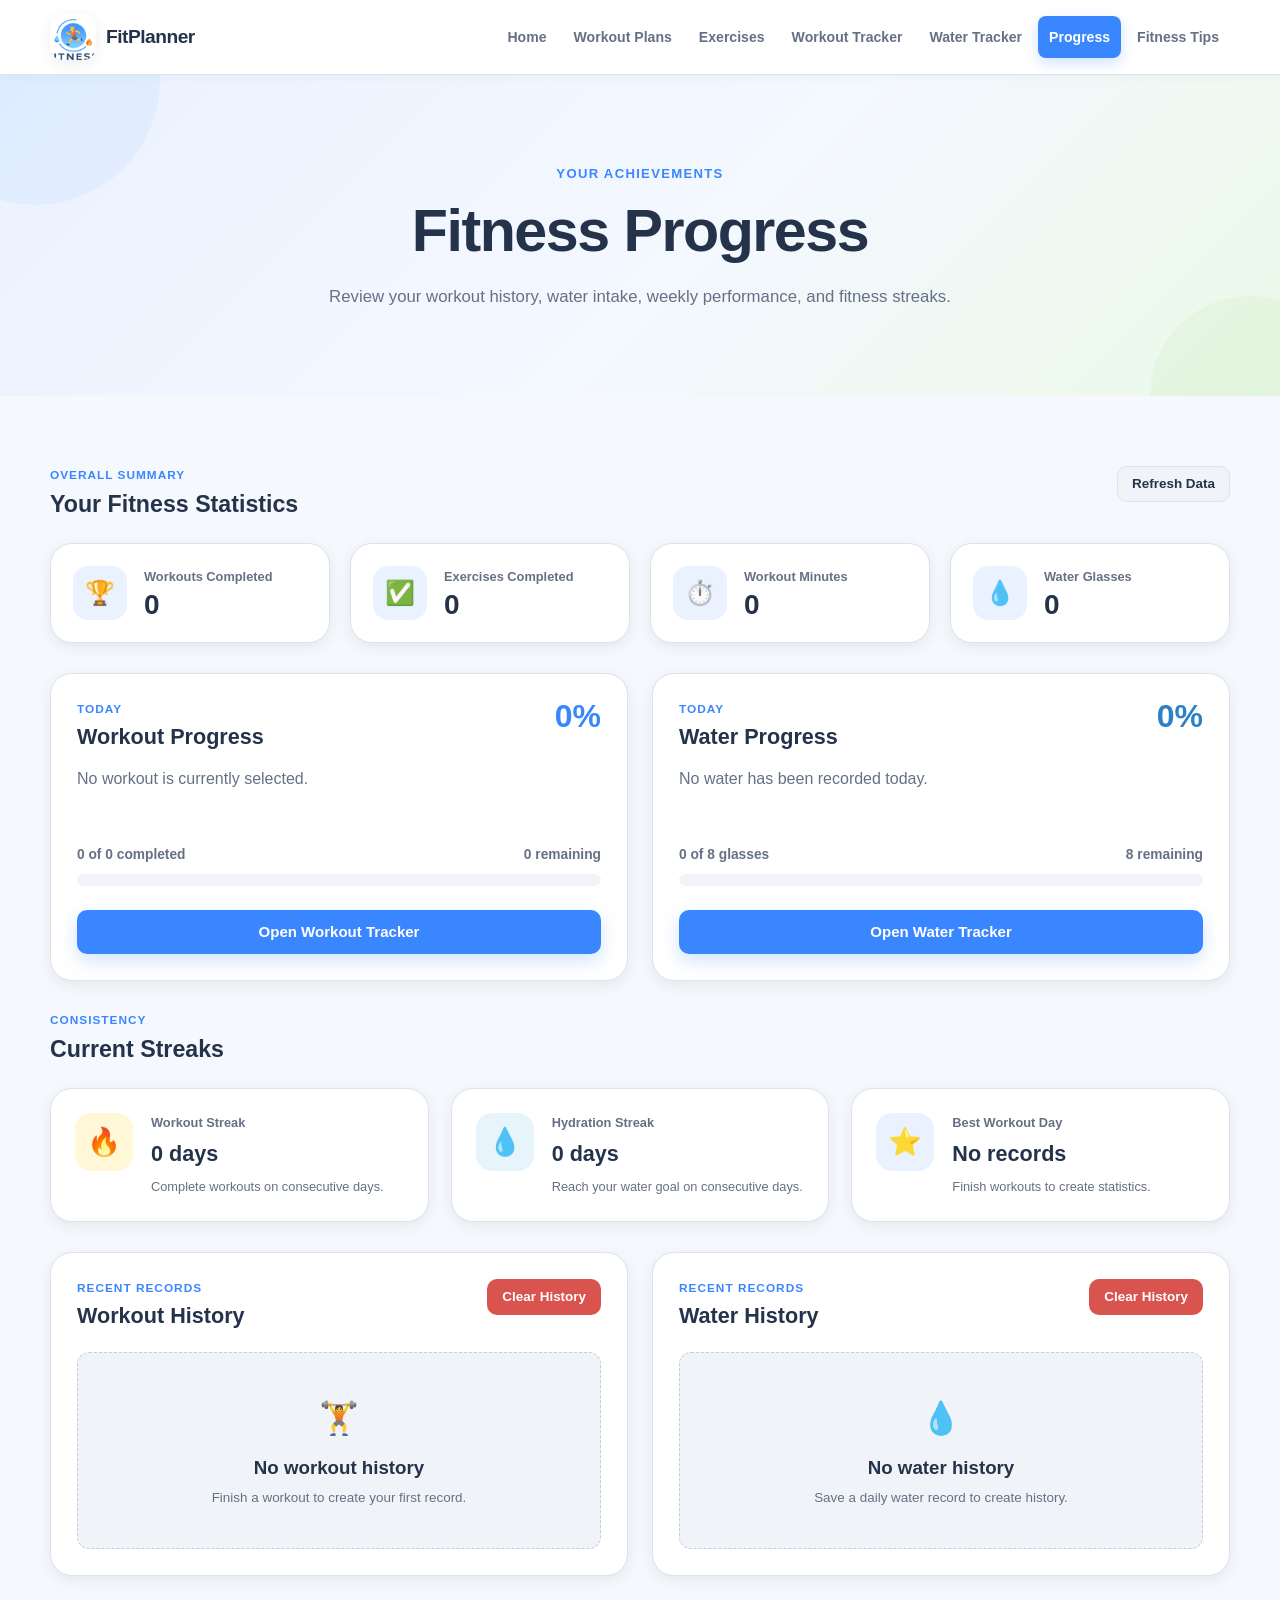
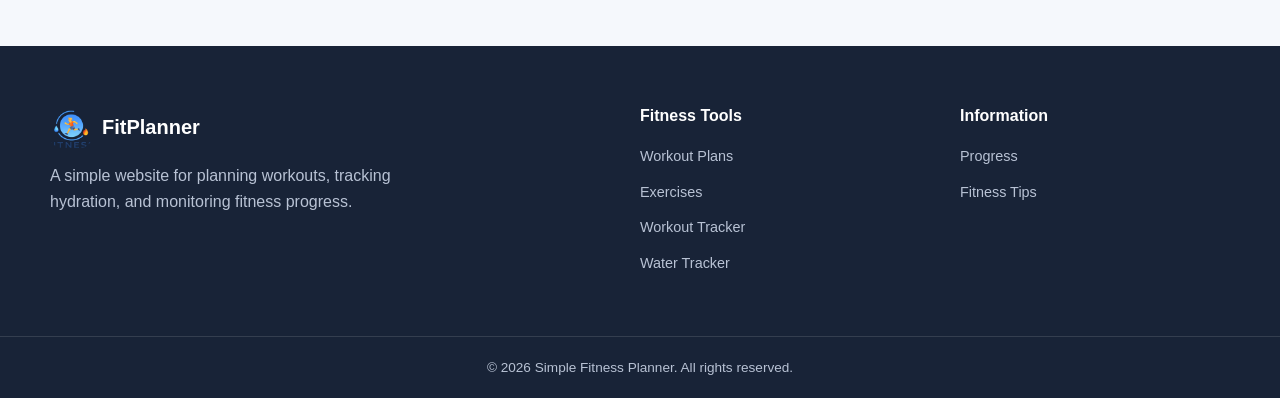
<file: progress.html>
<!DOCTYPE html>
<html lang="en">
<head>
    <meta charset="UTF-8">

    <meta
        name="viewport"
        content="width=device-width, initial-scale=1.0"
    >

    <meta
        name="description"
        content="Review workout statistics, hydration records, streaks, and weekly fitness progress."
    >

    <meta
        name="author"
        content="Simple Fitness Planner"
    >

    <title>Progress | Simple Fitness Planner</title>

    <link rel="stylesheet" href="./style.css">
    <link rel="stylesheet" href="./progress.css">

    <script src="./main.js" defer></script>
    <script src="./storage.js" defer></script>
    <script src="./progress.js" defer></script>
</head>

<body data-page="progress">

<a href="#mainContent" class="skip-link">
    Skip to main content
</a>

<div class="site-wrapper">

    <!-- ==================================================
         HEADER
    =================================================== -->
    <header class="site-header">

        <div class="container navbar-container">

            <a
                href="index.html"
                class="site-logo"
                aria-label="FitPlanner home"
            >
                <img src="./logo.png" alt="FitPlanner logo" class="logo-image">

                <span class="logo-text">
                    FitPlanner
                </span>
            </a>

            <button
                type="button"
                class="mobile-menu-button"
                id="mobileMenuButton"
                aria-label="Open navigation menu"
                aria-controls="mainNavigation"
                aria-expanded="false"
            >
                <span></span>
                <span></span>
                <span></span>
            </button>

            <nav
                class="main-navigation"
                id="mainNavigation"
                aria-label="Main navigation"
            >
                <ul class="navigation-list">

                    <li>
                        <a
                            href="index.html"
                            class="navigation-link"
                            data-page-link="home"
                        >
                            Home
                        </a>
                    </li>

                    <li>
                        <a
                            href="workout-plans.html"
                            class="navigation-link"
                            data-page-link="workout-plans"
                        >
                            Workout Plans
                        </a>
                    </li>

                    <li>
                        <a
                            href="exercises.html"
                            class="navigation-link"
                            data-page-link="exercises"
                        >
                            Exercises
                        </a>
                    </li>

                    <li>
                        <a
                            href="workout-tracker.html"
                            class="navigation-link"
                            data-page-link="workout-tracker"
                        >
                            Workout Tracker
                        </a>
                    </li>

                    <li>
                        <a
                            href="water-tracker.html"
                            class="navigation-link"
                            data-page-link="water-tracker"
                        >
                            Water Tracker
                        </a>
                    </li>

                    <li>
                        <a
                            href="progress.html"
                            class="navigation-link"
                            data-page-link="progress"
                        >
                            Progress
                        </a>
                    </li>

                    <li>
                        <a
                            href="fitness-tips.html"
                            class="navigation-link"
                            data-page-link="fitness-tips"
                        >
                            Fitness Tips
                        </a>
                    </li>

                </ul>
            </nav>

        </div>

    </header>

    <!-- ==================================================
         MAIN CONTENT
    =================================================== -->
    <main
        class="main-content"
        id="mainContent"
    >

        <section class="page-header">

            <div class="container">

                <span class="page-label">
                    Your Achievements
                </span>

                <h1>
                    Fitness Progress
                </h1>

                <p>
                    Review your workout history, water intake,
                    weekly performance, and fitness streaks.
                </p>

            </div>

        </section>

        <section class="page-content progress-page-section">

            <div class="container">

                <div
                    class="progress-message"
                    id="progressMessage"
                    role="status"
                    aria-live="polite"
                ></div>

                <!-- ======================================
                     TOP SUMMARY CARDS
                ======================================= -->
                <section class="progress-summary-section">

                    <div class="progress-section-heading">

                        <div>
                            <span class="progress-small-label">
                                Overall Summary
                            </span>

                            <h2>
                                Your Fitness Statistics
                            </h2>
                        </div>

                        <button
                            type="button"
                            class="button button-light button-small"
                            id="refreshProgressButton"
                        >
                            Refresh Data
                        </button>

                    </div>

                    <div class="progress-summary-grid">

                        <article class="progress-summary-card">

                            <div class="progress-summary-icon">
                                🏆
                            </div>

                            <div>
                                <span>
                                    Workouts Completed
                                </span>

                                <strong id="totalWorkoutsCompleted">
                                    0
                                </strong>
                            </div>

                        </article>

                        <article class="progress-summary-card">

                            <div class="progress-summary-icon">
                                ✅
                            </div>

                            <div>
                                <span>
                                    Exercises Completed
                                </span>

                                <strong id="totalExercisesCompleted">
                                    0
                                </strong>
                            </div>

                        </article>

                        <article class="progress-summary-card">

                            <div class="progress-summary-icon">
                                ⏱️
                            </div>

                            <div>
                                <span>
                                    Workout Minutes
                                </span>

                                <strong id="totalWorkoutMinutes">
                                    0
                                </strong>
                            </div>

                        </article>

                        <article class="progress-summary-card">

                            <div class="progress-summary-icon">
                                💧
                            </div>

                            <div>
                                <span>
                                    Water Glasses
                                </span>

                                <strong id="totalWaterGlasses">
                                    0
                                </strong>
                            </div>

                        </article>

                    </div>

                </section>

                <!-- ======================================
                     CURRENT DAY PROGRESS
                ======================================= -->
                <section class="current-progress-grid">

                    <article class="current-progress-card">

                        <div class="current-progress-header">

                            <div>
                                <span class="progress-small-label">
                                    Today
                                </span>

                                <h2>
                                    Workout Progress
                                </h2>
                            </div>

                            <span
                                class="current-progress-percentage"
                                id="todayWorkoutPercentage"
                            >
                                0%
                            </span>

                        </div>

                        <p id="todayWorkoutMessage">
                            No workout is currently selected.
                        </p>

                        <div class="progress-wrapper">

                            <div class="progress-details">

                                <span id="todayWorkoutCompletedText">
                                    0 of 0 completed
                                </span>

                                <span id="todayWorkoutRemainingText">
                                    0 remaining
                                </span>

                            </div>

                            <div
                                class="progress-bar"
                                id="todayWorkoutProgressBar"
                                role="progressbar"
                                aria-label="Today's workout progress"
                                aria-valuemin="0"
                                aria-valuemax="100"
                                aria-valuenow="0"
                            >
                                <div
                                    class="progress-fill"
                                    id="todayWorkoutProgressFill"
                                ></div>
                            </div>

                        </div>

                        <a
                            href="workout-tracker.html"
                            class="button button-primary button-block"
                        >
                            Open Workout Tracker
                        </a>

                    </article>

                    <article class="current-progress-card">

                        <div class="current-progress-header">

                            <div>
                                <span class="progress-small-label">
                                    Today
                                </span>

                                <h2>
                                    Water Progress
                                </h2>
                            </div>

                            <span
                                class="current-progress-percentage water-percentage"
                                id="todayWaterPercentage"
                            >
                                0%
                            </span>

                        </div>

                        <p id="todayWaterMessage">
                            No water has been recorded today.
                        </p>

                        <div class="progress-wrapper">

                            <div class="progress-details">

                                <span id="todayWaterConsumedText">
                                    0 of 8 glasses
                                </span>

                                <span id="todayWaterRemainingText">
                                    8 remaining
                                </span>

                            </div>

                            <div
                                class="progress-bar"
                                id="todayWaterProgressBar"
                                role="progressbar"
                                aria-label="Today's water progress"
                                aria-valuemin="0"
                                aria-valuemax="100"
                                aria-valuenow="0"
                            >
                                <div
                                    class="progress-fill progress-water-fill"
                                    id="todayWaterProgressFill"
                                ></div>
                            </div>

                        </div>

                        <a
                            href="water-tracker.html"
                            class="button button-primary button-block"
                        >
                            Open Water Tracker
                        </a>

                    </article>

                </section>

                <!-- ======================================
                     STREAKS
                ======================================= -->
                <section class="streak-section">

                    <div class="progress-section-heading">

                        <div>
                            <span class="progress-small-label">
                                Consistency
                            </span>

                            <h2>
                                Current Streaks
                            </h2>
                        </div>

                    </div>

                    <div class="streak-grid">

                        <article class="streak-card">

                            <div class="streak-icon">
                                🔥
                            </div>

                            <div>
                                <span>
                                    Workout Streak
                                </span>

                                <strong id="workoutStreakValue">
                                    0 days
                                </strong>

                                <p>
                                    Complete workouts on consecutive days.
                                </p>
                            </div>

                        </article>

                        <article class="streak-card">

                            <div class="streak-icon water-streak-icon">
                                💧
                            </div>

                            <div>
                                <span>
                                    Hydration Streak
                                </span>

                                <strong id="waterStreakValue">
                                    0 days
                                </strong>

                                <p>
                                    Reach your water goal on consecutive days.
                                </p>
                            </div>

                        </article>

                        <article class="streak-card">

                            <div class="streak-icon best-streak-icon">
                                ⭐
                            </div>

                            <div>
                                <span>
                                    Best Workout Day
                                </span>

                                <strong id="bestWorkoutDayValue">
                                    No records
                                </strong>

                                <p id="bestWorkoutDayDescription">
                                    Finish workouts to create statistics.
                                </p>
                            </div>

                        </article>

                    </div>

                </section>

                <!-- ======================================
                     HISTORY
                ======================================= -->
                <section class="history-grid">

                    <!-- Workout history -->
                    <article class="history-card">

                        <div class="history-card-header">

                            <div>
                                <span class="progress-small-label">
                                    Recent Records
                                </span>

                                <h2>
                                    Workout History
                                </h2>
                            </div>

                            <button
                                type="button"
                                class="button button-danger button-small"
                                id="clearWorkoutHistoryButton"
                            >
                                Clear History
                            </button>

                        </div>

                        <div
                            class="history-list"
                            id="workoutHistoryList"
                        >
                            <!-- Generated by JavaScript -->
                        </div>

                        <div
                            class="history-empty-state hidden"
                            id="workoutHistoryEmptyState"
                        >
                            <div aria-hidden="true">
                                🏋️
                            </div>

                            <h3>
                                No workout history
                            </h3>

                            <p>
                                Finish a workout to create your first record.
                            </p>
                        </div>

                    </article>

                    <!-- Water history -->
                    <article class="history-card">

                        <div class="history-card-header">

                            <div>
                                <span class="progress-small-label">
                                    Recent Records
                                </span>

                                <h2>
                                    Water History
                                </h2>
                            </div>

                            <button
                                type="button"
                                class="button button-danger button-small"
                                id="clearWaterHistoryButton"
                            >
                                Clear History
                            </button>

                        </div>

                        <div
                            class="history-list"
                            id="waterHistoryList"
                        >
                            <!-- Generated by JavaScript -->
                        </div>

                        <div
                            class="history-empty-state hidden"
                            id="waterHistoryEmptyState"
                        >
                            <div aria-hidden="true">
                                💧
                            </div>

                            <h3>
                                No water history
                            </h3>

                            <p>
                                Save a daily water record to create history.
                            </p>
                        </div>

                    </article>

                </section>

            </div>

        </section>

    </main>

    <!-- ==================================================
         FOOTER
    =================================================== -->
    <footer class="site-footer">

        <div class="container footer-container">

            <div class="footer-brand">

                <a
                    href="index.html"
                    class="footer-logo"
                    aria-label="FitPlanner home"
                >
                    <img src="./logo.png" alt="" class="footer-logo-image">
                    <span>FitPlanner</span>
                </a>

                <p>
                    A simple website for planning workouts,
                    tracking hydration, and monitoring fitness
                    progress.
                </p>

            </div>

            <div class="footer-links">

                <h2>Fitness Tools</h2>

                <ul>
                    <li>
                        <a href="workout-plans.html">
                            Workout Plans
                        </a>
                    </li>

                    <li>
                        <a href="exercises.html">
                            Exercises
                        </a>
                    </li>

                    <li>
                        <a href="workout-tracker.html">
                            Workout Tracker
                        </a>
                    </li>

                    <li>
                        <a href="water-tracker.html">
                            Water Tracker
                        </a>
                    </li>
                </ul>

            </div>

            <div class="footer-links">

                <h2>Information</h2>

                <ul>
                    <li>
                        <a href="progress.html">
                            Progress
                        </a>
                    </li>

                    <li>
                        <a href="fitness-tips.html">
                            Fitness Tips
                        </a>
                    </li>
                </ul>

            </div>

        </div>

        <div class="footer-bottom">

            <div class="container">

                <p>
                    &copy;
                    <span id="currentYear"></span>
                    Simple Fitness Planner. All rights reserved.
                </p>

            </div>

        </div>

    </footer>

</div>

<button
    type="button"
    class="scroll-top-button"
    id="scrollTopButton"
    aria-label="Scroll to the top of the page"
>
    ↑
</button>

</body>
</html>
</file>
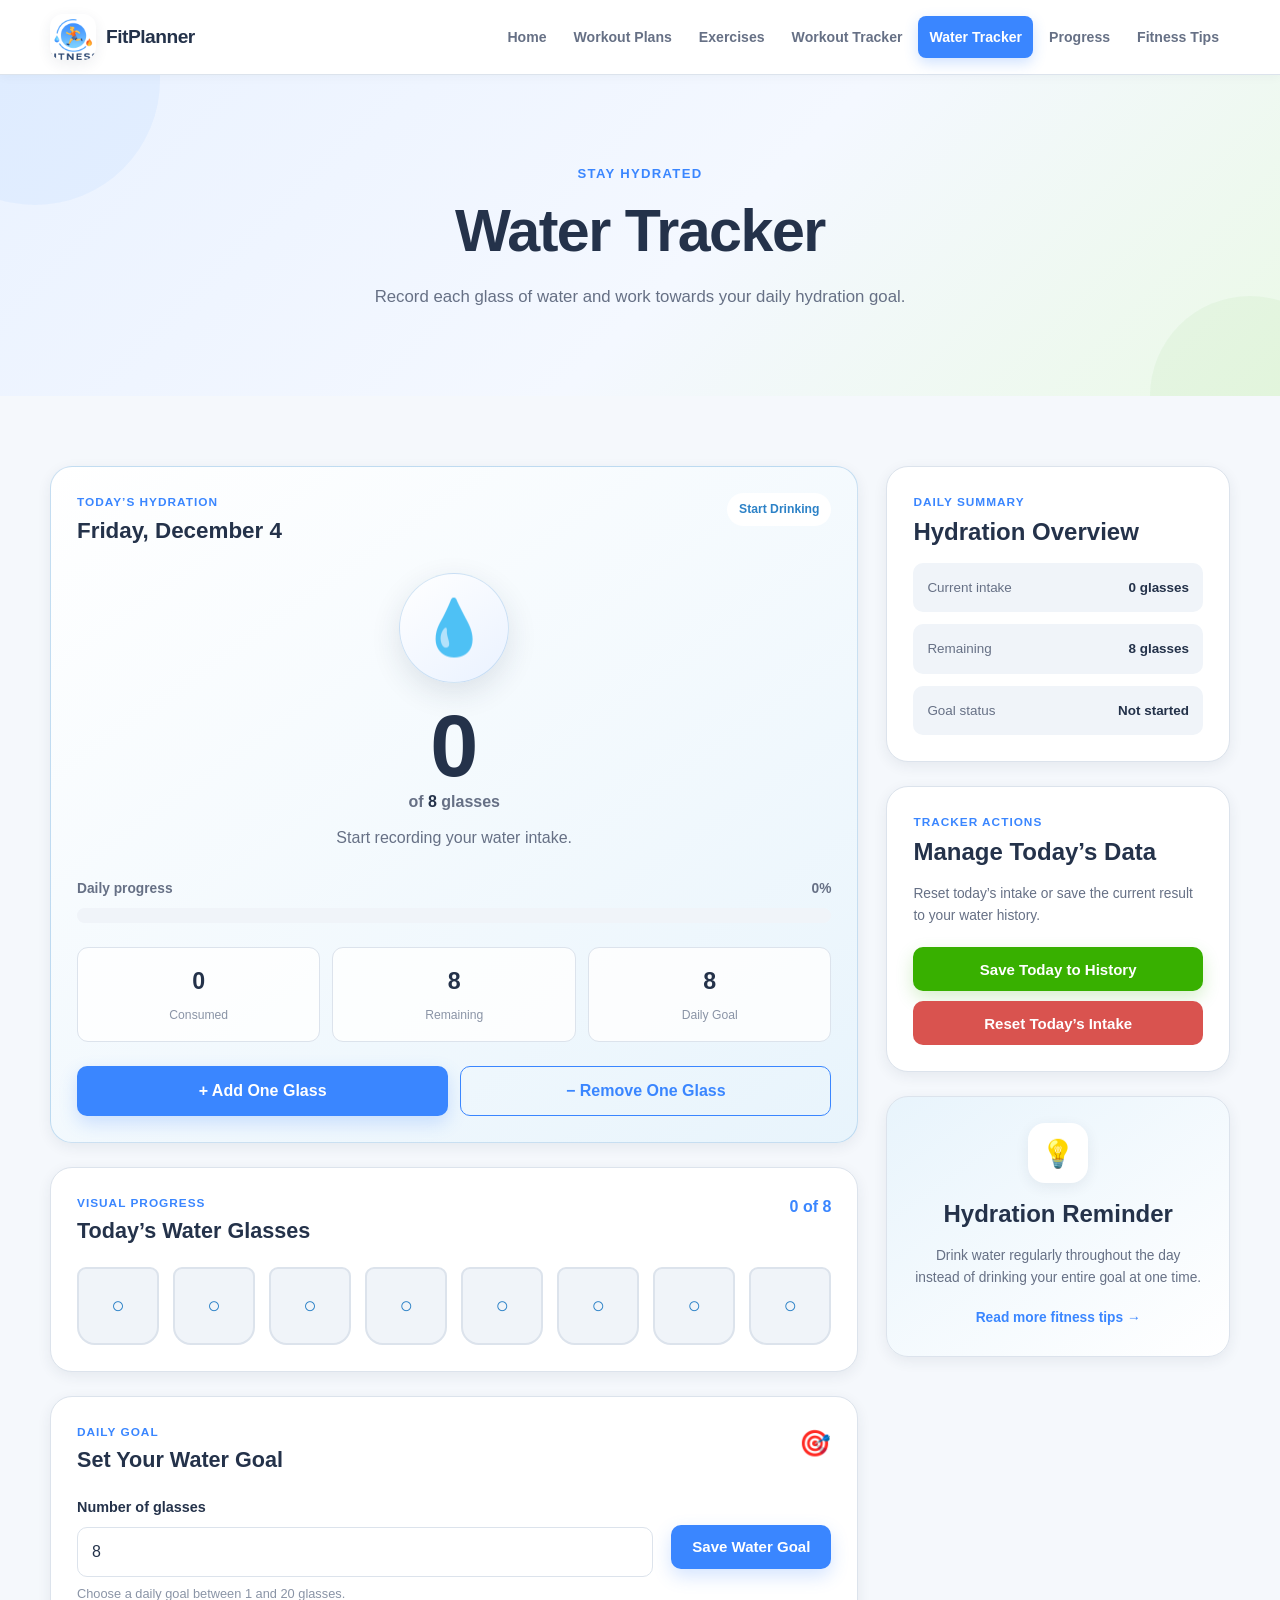
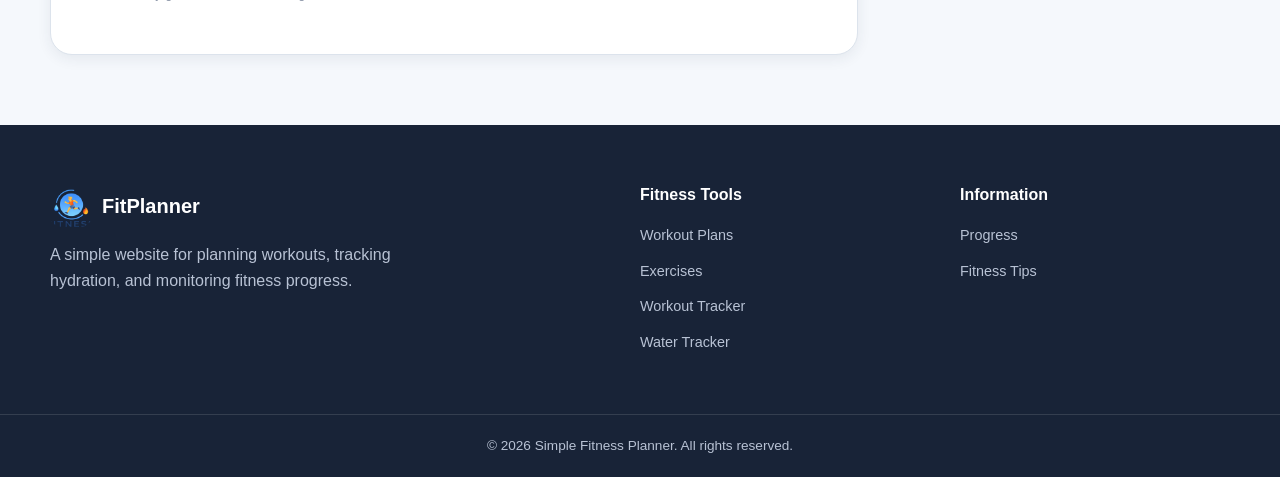
<file: water-tracker.html>
<!DOCTYPE html>
<html lang="en">
<head>
    <meta charset="UTF-8">

    <meta
        name="viewport"
        content="width=device-width, initial-scale=1.0"
    >

    <meta
        name="description"
        content="Track your daily water intake and work towards your hydration goal."
    >

    <meta
        name="author"
        content="Simple Fitness Planner"
    >

    <title>Water Tracker | Simple Fitness Planner</title>

    <link rel="stylesheet" href="./style.css">
    <link rel="stylesheet" href="./water-tracker.css">

    <script src="./main.js" defer></script>
    <script src="./storage.js" defer></script>
    <script src="./water-tracker.js" defer></script>
</head>

<body data-page="water-tracker">

<a href="#mainContent" class="skip-link">
    Skip to main content
</a>

<div class="site-wrapper">

    <!-- ==================================================
         HEADER
    =================================================== -->
    <header class="site-header">

        <div class="container navbar-container">

            <a
                href="index.html"
                class="site-logo"
                aria-label="FitPlanner home"
            >
                <img src="./logo.png" alt="FitPlanner logo" class="logo-image">

                <span class="logo-text">
                    FitPlanner
                </span>
            </a>

            <button
                type="button"
                class="mobile-menu-button"
                id="mobileMenuButton"
                aria-label="Open navigation menu"
                aria-controls="mainNavigation"
                aria-expanded="false"
            >
                <span></span>
                <span></span>
                <span></span>
            </button>

            <nav
                class="main-navigation"
                id="mainNavigation"
                aria-label="Main navigation"
            >
                <ul class="navigation-list">

                    <li>
                        <a
                            href="index.html"
                            class="navigation-link"
                            data-page-link="home"
                        >
                            Home
                        </a>
                    </li>

                    <li>
                        <a
                            href="workout-plans.html"
                            class="navigation-link"
                            data-page-link="workout-plans"
                        >
                            Workout Plans
                        </a>
                    </li>

                    <li>
                        <a
                            href="exercises.html"
                            class="navigation-link"
                            data-page-link="exercises"
                        >
                            Exercises
                        </a>
                    </li>

                    <li>
                        <a
                            href="workout-tracker.html"
                            class="navigation-link"
                            data-page-link="workout-tracker"
                        >
                            Workout Tracker
                        </a>
                    </li>

                    <li>
                        <a
                            href="water-tracker.html"
                            class="navigation-link"
                            data-page-link="water-tracker"
                        >
                            Water Tracker
                        </a>
                    </li>

                    <li>
                        <a
                            href="progress.html"
                            class="navigation-link"
                            data-page-link="progress"
                        >
                            Progress
                        </a>
                    </li>

                    <li>
                        <a
                            href="fitness-tips.html"
                            class="navigation-link"
                            data-page-link="fitness-tips"
                        >
                            Fitness Tips
                        </a>
                    </li>

                </ul>
            </nav>

        </div>

    </header>

    <!-- ==================================================
         MAIN CONTENT
    =================================================== -->
    <main
        class="main-content"
        id="mainContent"
    >

        <section class="page-header">

            <div class="container">

                <span class="page-label">
                    Stay Hydrated
                </span>

                <h1>
                    Water Tracker
                </h1>

                <p>
                    Record each glass of water and work towards
                    your daily hydration goal.
                </p>

            </div>

        </section>

        <section class="page-content water-page-section">

            <div class="container">

                <div
                    class="water-message"
                    id="waterMessage"
                    role="status"
                    aria-live="polite"
                ></div>

                <div class="water-layout">

                    <!-- Main tracker -->
                    <div class="water-main-column">

                        <section class="water-tracker-card">

                            <div class="water-card-header">

                                <div>
                                    <span class="water-small-label">
                                        Today’s Hydration
                                    </span>

                                    <h2 id="waterTrackerDate">
                                        Today
                                    </h2>
                                </div>

                                <span
                                    class="water-status-badge"
                                    id="waterStatusBadge"
                                >
                                    Start Drinking
                                </span>

                            </div>

                            <div class="water-main-display">

                                <div
                                    class="water-drop-visual"
                                    id="waterDropVisual"
                                    aria-hidden="true"
                                >
                                    💧
                                </div>

                                <div class="water-count-display">

                                    <strong id="waterConsumedDisplay">
                                        0
                                    </strong>

                                    <span>
                                        of
                                        <strong id="waterGoalDisplay">
                                            8
                                        </strong>
                                        glasses
                                    </span>

                                </div>

                                <p id="waterHydrationMessage">
                                    Start recording your water intake.
                                </p>

                            </div>

                            <div class="progress-wrapper">

                                <div class="progress-details">

                                    <span>
                                        Daily progress
                                    </span>

                                    <strong id="waterProgressPercentage">
                                        0%
                                    </strong>

                                </div>

                                <div
                                    class="progress-bar water-main-progress"
                                    id="waterProgressBar"
                                    role="progressbar"
                                    aria-label="Daily water progress"
                                    aria-valuemin="0"
                                    aria-valuemax="100"
                                    aria-valuenow="0"
                                >
                                    <div
                                        class="progress-fill water-main-progress-fill"
                                        id="waterProgressFill"
                                    ></div>
                                </div>

                            </div>

                            <div class="water-statistics">

                                <div class="water-stat-box">

                                    <strong id="waterConsumedStat">
                                        0
                                    </strong>

                                    <span>
                                        Consumed
                                    </span>

                                </div>

                                <div class="water-stat-box">

                                    <strong id="waterRemainingStat">
                                        8
                                    </strong>

                                    <span>
                                        Remaining
                                    </span>

                                </div>

                                <div class="water-stat-box">

                                    <strong id="waterGoalStat">
                                        8
                                    </strong>

                                    <span>
                                        Daily Goal
                                    </span>

                                </div>

                            </div>

                            <div class="water-control-buttons">

                                <button
                                    type="button"
                                    class="button button-primary button-large"
                                    id="addWaterButton"
                                >
                                    + Add One Glass
                                </button>

                                <button
                                    type="button"
                                    class="button button-outline button-large"
                                    id="removeWaterButton"
                                >
                                    − Remove One Glass
                                </button>

                            </div>

                        </section>

                        <!-- Visual glasses -->
                        <section class="water-glasses-card">

                            <div class="water-section-heading">

                                <div>
                                    <span class="water-small-label">
                                        Visual Progress
                                    </span>

                                    <h2>
                                        Today’s Water Glasses
                                    </h2>
                                </div>

                                <span id="waterGlassSummary">
                                    0 of 8
                                </span>

                            </div>

                            <div
                                class="water-glasses-grid"
                                id="waterGlassesContainer"
                                aria-label="Visual water glass progress"
                            >
                                <!-- Generated by JavaScript -->
                            </div>

                        </section>

                        <!-- Goal form -->
                        <section class="water-goal-card">

                            <div class="water-section-heading">

                                <div>
                                    <span class="water-small-label">
                                        Daily Goal
                                    </span>

                                    <h2>
                                        Set Your Water Goal
                                    </h2>
                                </div>

                                <span
                                    class="water-goal-icon"
                                    aria-hidden="true"
                                >
                                    🎯
                                </span>

                            </div>

                            <form
                                id="waterGoalForm"
                                class="water-goal-form"
                                novalidate
                            >

                                <div class="form-group">

                                    <label
                                        for="waterGoalInput"
                                        class="form-label"
                                    >
                                        Number of glasses
                                    </label>

                                    <input
                                        type="number"
                                        id="waterGoalInput"
                                        class="form-control"
                                        min="1"
                                        max="20"
                                        step="1"
                                        value="8"
                                    >

                                    <span class="form-help">
                                        Choose a daily goal between 1 and 20 glasses.
                                    </span>

                                    <span
                                        class="form-error"
                                        id="waterGoalError"
                                    ></span>

                                </div>

                                <button
                                    type="submit"
                                    class="button button-primary"
                                >
                                    Save Water Goal
                                </button>

                            </form>

                        </section>

                    </div>

                    <!-- Sidebar -->
                    <aside class="water-sidebar">

                        <section class="water-summary-card">

                            <span class="water-small-label">
                                Daily Summary
                            </span>

                            <h2>
                                Hydration Overview
                            </h2>

                            <div class="water-summary-list">

                                <div class="water-summary-item">

                                    <span>
                                        Current intake
                                    </span>

                                    <strong id="waterCurrentSummary">
                                        0 glasses
                                    </strong>

                                </div>

                                <div class="water-summary-item">

                                    <span>
                                        Remaining
                                    </span>

                                    <strong id="waterRemainingSummary">
                                        8 glasses
                                    </strong>

                                </div>

                                <div class="water-summary-item">

                                    <span>
                                        Goal status
                                    </span>

                                    <strong id="waterGoalStatusSummary">
                                        Not started
                                    </strong>

                                </div>

                            </div>

                        </section>

                        <section class="water-actions-card">

                            <span class="water-small-label">
                                Tracker Actions
                            </span>

                            <h2>
                                Manage Today’s Data
                            </h2>

                            <p>
                                Reset today’s intake or save the
                                current result to your water history.
                            </p>

                            <button
                                type="button"
                                class="button button-secondary button-block"
                                id="saveWaterHistoryButton"
                            >
                                Save Today to History
                            </button>

                            <button
                                type="button"
                                class="button button-danger button-block"
                                id="resetWaterButton"
                            >
                                Reset Today’s Intake
                            </button>

                        </section>

                        <section class="water-tip-card">

                            <div
                                class="water-tip-icon"
                                aria-hidden="true"
                            >
                                💡
                            </div>

                            <h2>
                                Hydration Reminder
                            </h2>

                            <p>
                                Drink water regularly throughout the
                                day instead of drinking your entire
                                goal at one time.
                            </p>

                            <a
                                href="fitness-tips.html"
                                class="water-tip-link"
                            >
                                Read more fitness tips →
                            </a>

                        </section>

                    </aside>

                </div>

            </div>

        </section>

    </main>

    <!-- ==================================================
         FOOTER
    =================================================== -->
    <footer class="site-footer">

        <div class="container footer-container">

            <div class="footer-brand">

                <a
                    href="index.html"
                    class="footer-logo"
                    aria-label="FitPlanner home"
                >
                    <img src="./logo.png" alt="" class="footer-logo-image">
                    <span>FitPlanner</span>
                </a>

                <p>
                    A simple website for planning workouts,
                    tracking hydration, and monitoring fitness
                    progress.
                </p>

            </div>

            <div class="footer-links">

                <h2>Fitness Tools</h2>

                <ul>
                    <li>
                        <a href="workout-plans.html">
                            Workout Plans
                        </a>
                    </li>

                    <li>
                        <a href="exercises.html">
                            Exercises
                        </a>
                    </li>

                    <li>
                        <a href="workout-tracker.html">
                            Workout Tracker
                        </a>
                    </li>

                    <li>
                        <a href="water-tracker.html">
                            Water Tracker
                        </a>
                    </li>
                </ul>

            </div>

            <div class="footer-links">

                <h2>Information</h2>

                <ul>
                    <li>
                        <a href="progress.html">
                            Progress
                        </a>
                    </li>

                    <li>
                        <a href="fitness-tips.html">
                            Fitness Tips
                        </a>
                    </li>
                </ul>

            </div>

        </div>

        <div class="footer-bottom">

            <div class="container">

                <p>
                    &copy;
                    <span id="currentYear"></span>
                    Simple Fitness Planner. All rights reserved.
                </p>

            </div>

        </div>

    </footer>

</div>

<button
    type="button"
    class="scroll-top-button"
    id="scrollTopButton"
    aria-label="Scroll to the top of the page"
>
    ↑
</button>

</body>
</html>
</file>
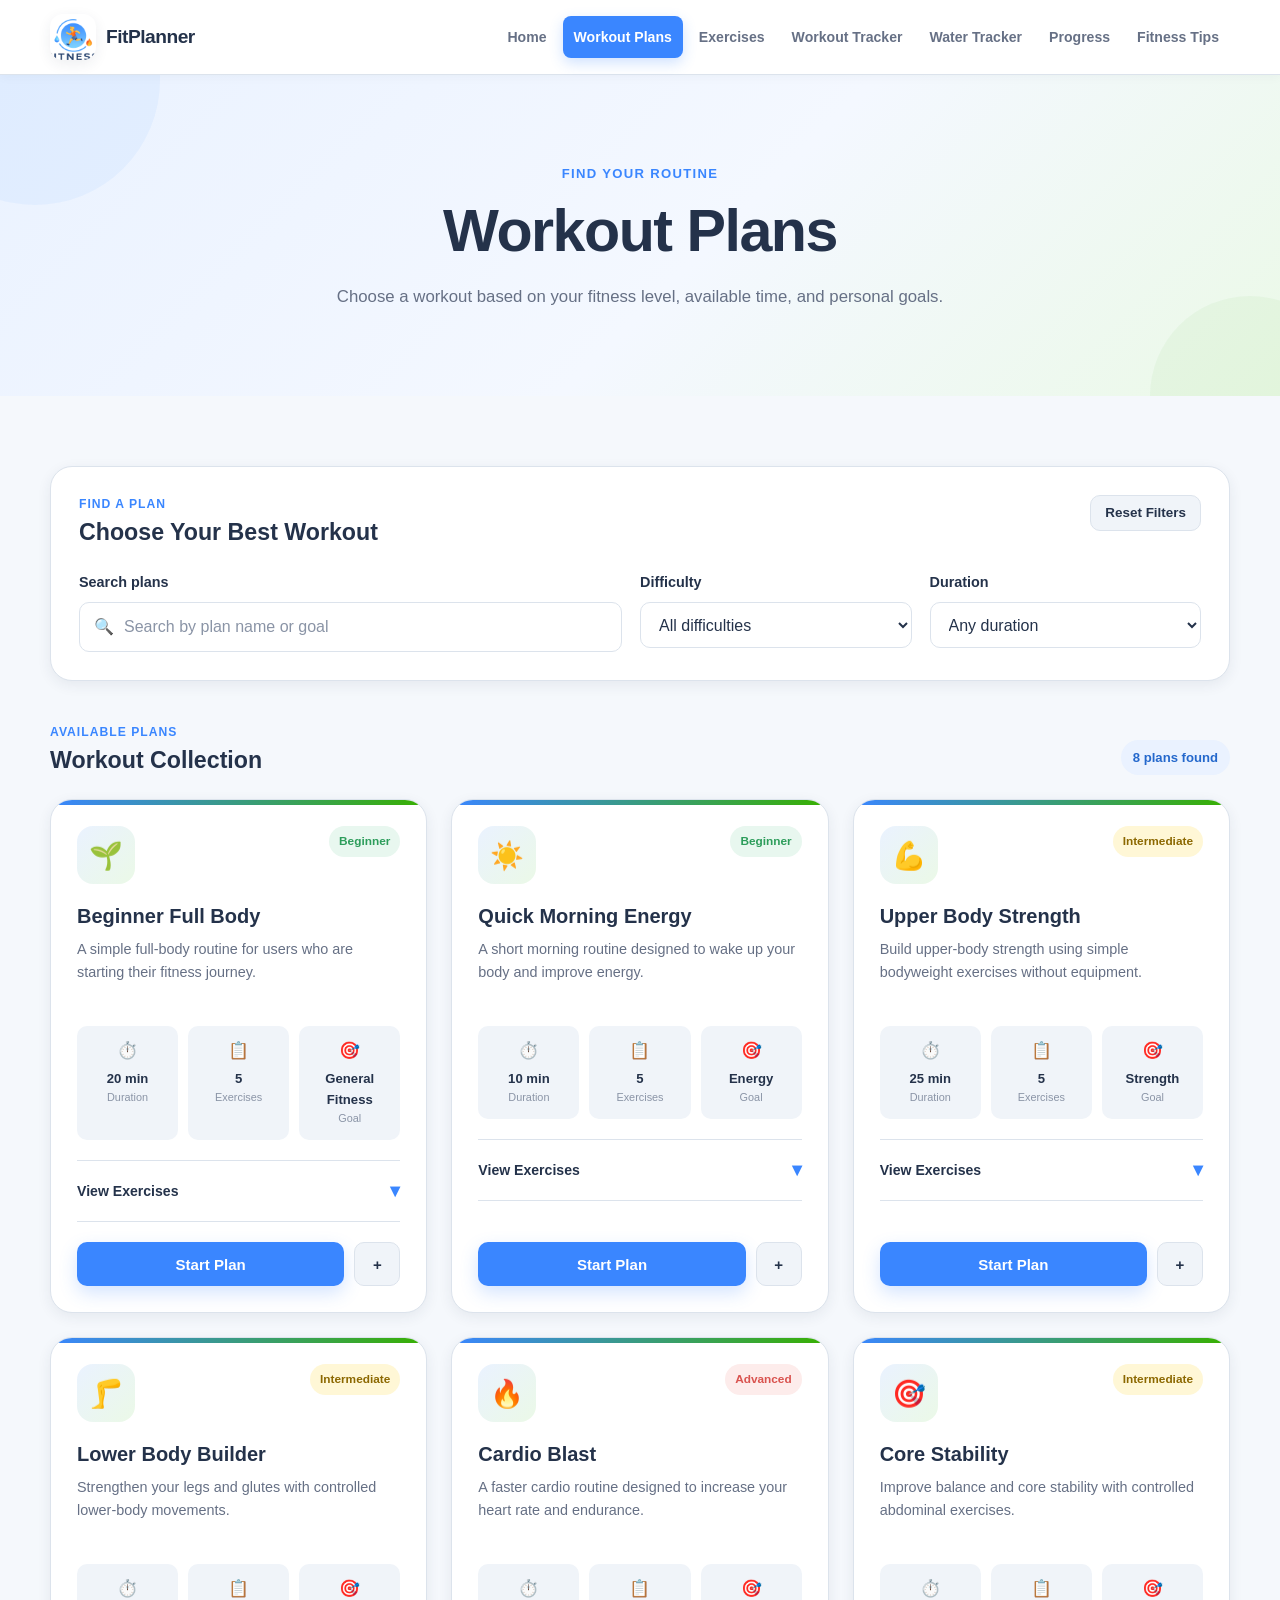
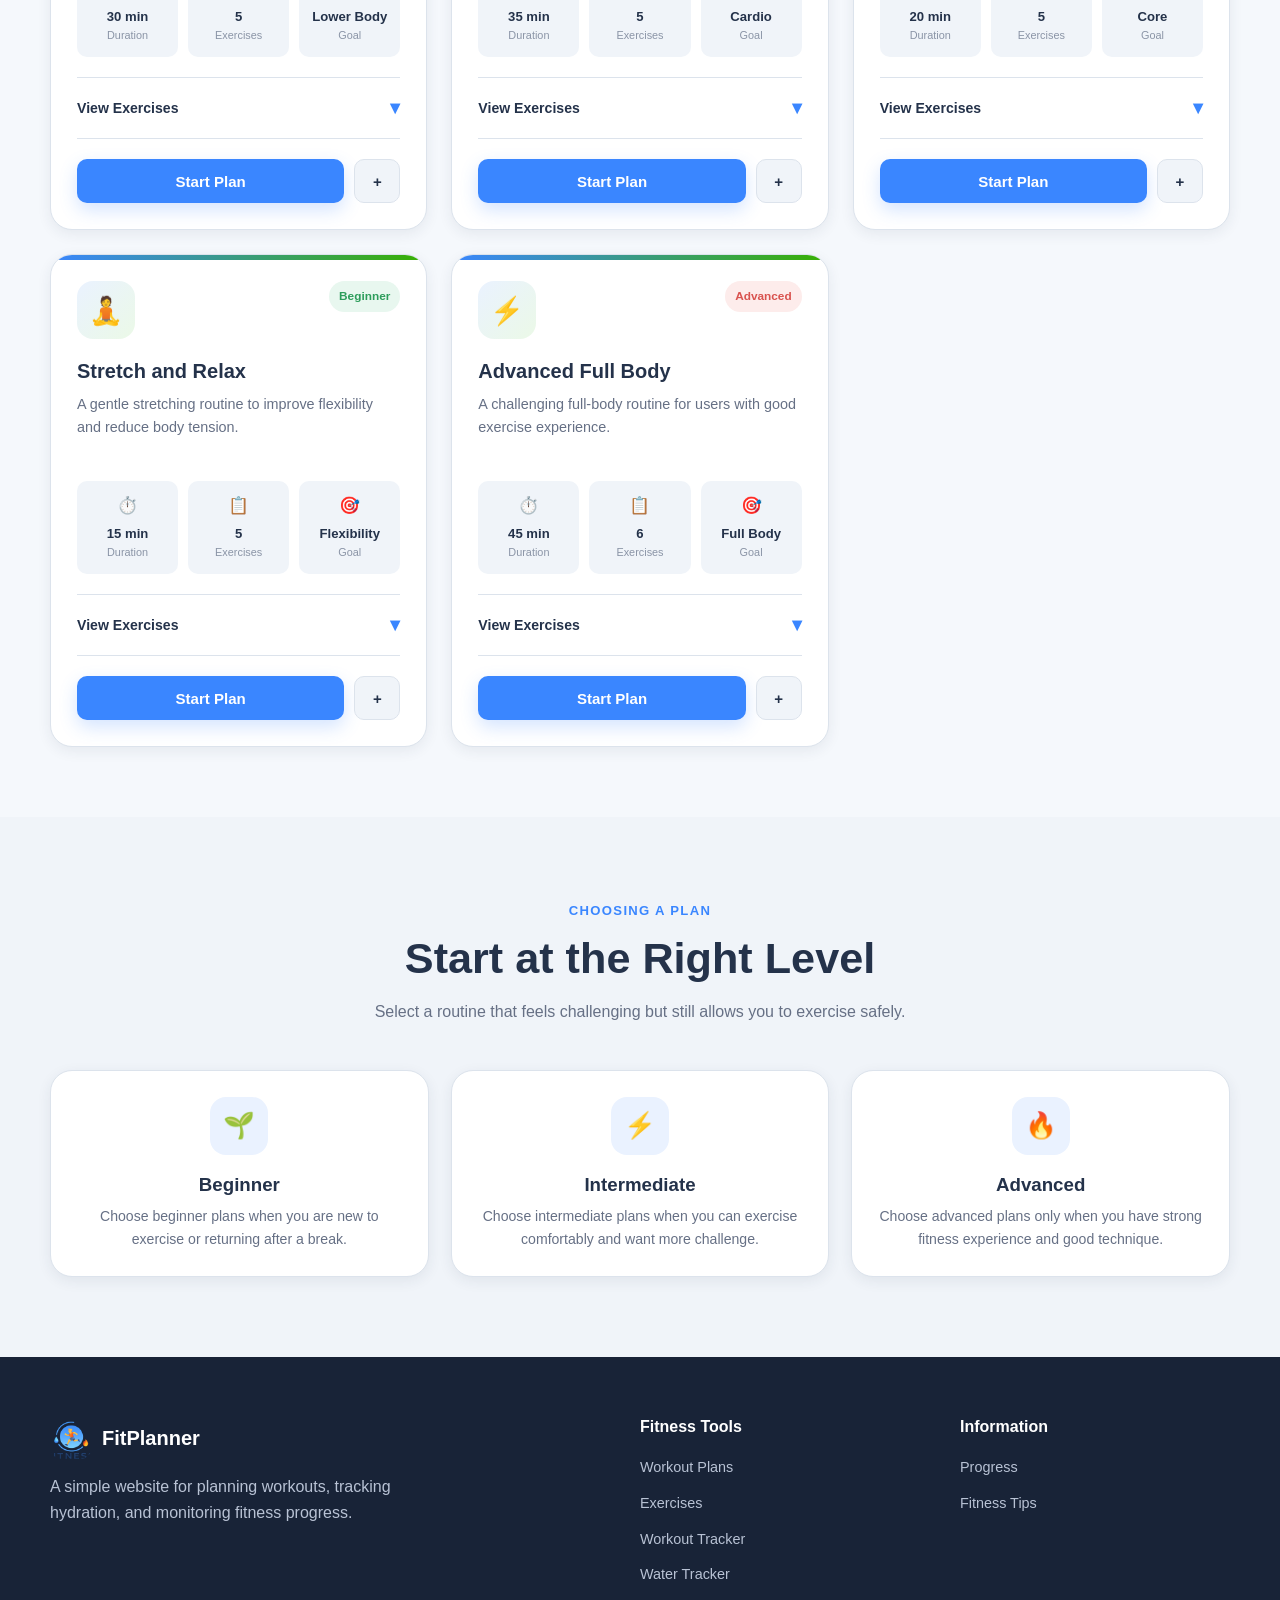
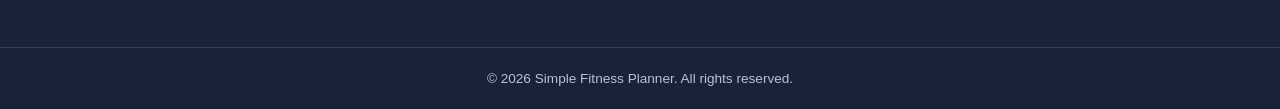
<file: workout-plans.html>
<!DOCTYPE html>
<html lang="en">
<head>
    <meta charset="UTF-8">

    <meta
        name="viewport"
        content="width=device-width, initial-scale=1.0"
    >

    <meta
        name="description"
        content="Browse beginner-friendly workout plans for different fitness levels, goals, and available times."
    >

    <meta
        name="author"
        content="Simple Fitness Planner"
    >

    <title>Workout Plans | Simple Fitness Planner</title>

    <!-- Global CSS -->
    <link rel="stylesheet" href="./style.css">

    <!-- Workout Plans page CSS -->
    <link rel="stylesheet" href="./workout-plans.css">

    <!-- Global JavaScript -->
    <script src="./main.js" defer></script>
    <script src="./storage.js" defer></script>

    <!-- Workout Plans page JavaScript -->
    <script src="./workout-plans.js" defer></script>
</head>

<body data-page="workout-plans">

<a href="#mainContent" class="skip-link">
    Skip to main content
</a>

<div class="site-wrapper">

    <!-- ==================================================
         HEADER
    =================================================== -->
    <header class="site-header">

        <div class="container navbar-container">

            <a
                href="index.html"
                class="site-logo"
                aria-label="FitPlanner home"
            >
                <img src="./logo.png" alt="FitPlanner logo" class="logo-image">

                <span class="logo-text">
                    FitPlanner
                </span>
            </a>

            <button
                type="button"
                class="mobile-menu-button"
                id="mobileMenuButton"
                aria-label="Open navigation menu"
                aria-controls="mainNavigation"
                aria-expanded="false"
            >
                <span></span>
                <span></span>
                <span></span>
            </button>

            <nav
                class="main-navigation"
                id="mainNavigation"
                aria-label="Main navigation"
            >
                <ul class="navigation-list">

                    <li>
                        <a
                            href="index.html"
                            class="navigation-link"
                            data-page-link="home"
                        >
                            Home
                        </a>
                    </li>

                    <li>
                        <a
                            href="workout-plans.html"
                            class="navigation-link"
                            data-page-link="workout-plans"
                        >
                            Workout Plans
                        </a>
                    </li>

                    <li>
                        <a
                            href="exercises.html"
                            class="navigation-link"
                            data-page-link="exercises"
                        >
                            Exercises
                        </a>
                    </li>

                    <li>
                        <a
                            href="workout-tracker.html"
                            class="navigation-link"
                            data-page-link="workout-tracker"
                        >
                            Workout Tracker
                        </a>
                    </li>

                    <li>
                        <a
                            href="water-tracker.html"
                            class="navigation-link"
                            data-page-link="water-tracker"
                        >
                            Water Tracker
                        </a>
                    </li>

                    <li>
                        <a
                            href="progress.html"
                            class="navigation-link"
                            data-page-link="progress"
                        >
                            Progress
                        </a>
                    </li>

                    <li>
                        <a
                            href="fitness-tips.html"
                            class="navigation-link"
                            data-page-link="fitness-tips"
                        >
                            Fitness Tips
                        </a>
                    </li>

                </ul>
            </nav>

        </div>

    </header>

    <!-- ==================================================
         MAIN CONTENT
    =================================================== -->
    <main
        class="main-content"
        id="mainContent"
    >

        <!-- ==============================================
             PAGE HEADER
        =============================================== -->
        <section class="page-header">

            <div class="container">

                <span class="page-label">
                    Find Your Routine
                </span>

                <h1>
                    Workout Plans
                </h1>

                <p>
                    Choose a workout based on your fitness level,
                    available time, and personal goals.
                </p>

            </div>

        </section>

        <!-- ==============================================
             WORKOUT PLANS CONTENT
        =============================================== -->
        <section class="page-content workout-plans-section">

            <div class="container">

                <!-- Success and error messages -->
                <div
                    class="workout-message"
                    id="workoutMessage"
                    role="status"
                    aria-live="polite"
                ></div>

                <!-- ======================================
                     FILTERS
                ======================================= -->
                <div class="workout-filter-panel">

                    <div class="filter-heading">

                        <div>
                            <span class="filter-label">
                                Find a Plan
                            </span>

                            <h2>
                                Choose Your Best Workout
                            </h2>
                        </div>

                        <button
                            type="button"
                            class="button button-light button-small"
                            id="resetFiltersButton"
                        >
                            Reset Filters
                        </button>

                    </div>

                    <div class="workout-filter-grid">

                        <div class="form-group">

                            <label
                                for="workoutSearch"
                                class="form-label"
                            >
                                Search plans
                            </label>

                            <div class="workout-search-box">

                                <span
                                    class="workout-search-icon"
                                    aria-hidden="true"
                                >
                                    🔍
                                </span>

                                <input
                                    type="search"
                                    id="workoutSearch"
                                    class="form-control"
                                    placeholder="Search by plan name or goal"
                                    autocomplete="off"
                                >

                            </div>

                        </div>

                        <div class="form-group">

                            <label
                                for="difficultyFilter"
                                class="form-label"
                            >
                                Difficulty
                            </label>

                            <select
                                id="difficultyFilter"
                                class="form-control"
                            >
                                <option value="all">
                                    All difficulties
                                </option>

                                <option value="Beginner">
                                    Beginner
                                </option>

                                <option value="Intermediate">
                                    Intermediate
                                </option>

                                <option value="Advanced">
                                    Advanced
                                </option>
                            </select>

                        </div>

                        <div class="form-group">

                            <label
                                for="durationFilter"
                                class="form-label"
                            >
                                Duration
                            </label>

                            <select
                                id="durationFilter"
                                class="form-control"
                            >
                                <option value="all">
                                    Any duration
                                </option>

                                <option value="short">
                                    Up to 15 minutes
                                </option>

                                <option value="medium">
                                    16–30 minutes
                                </option>

                                <option value="long">
                                    More than 30 minutes
                                </option>
                            </select>

                        </div>

                    </div>

                </div>

                <!-- ======================================
                     RESULTS HEADER
                ======================================= -->
                <div class="workout-results-header">

                    <div>
                        <span class="results-label">
                            Available Plans
                        </span>

                        <h2>
                            Workout Collection
                        </h2>
                    </div>

                    <p id="workoutResultCount">
                        0 plans found
                    </p>

                </div>

                <!-- ======================================
                     DYNAMIC WORKOUT CARDS
                ======================================= -->
                <div
                    class="workout-plans-grid"
                    id="workoutPlansContainer"
                >
                    <!-- Workout cards are created by JavaScript. -->
                </div>

                <!-- ======================================
                     EMPTY STATE
                ======================================= -->
                <div
                    class="workout-empty-state hidden"
                    id="workoutEmptyState"
                >
                    <div
                        class="workout-empty-icon"
                        aria-hidden="true"
                    >
                        🔎
                    </div>

                    <h2>
                        No workout plans found
                    </h2>

                    <p>
                        Try changing your search, difficulty,
                        or duration filter.
                    </p>

                    <button
                        type="button"
                        class="button button-primary"
                        id="emptyStateResetButton"
                    >
                        Show All Plans
                    </button>
                </div>

            </div>

        </section>

        <!-- ==============================================
             HOW TO CHOOSE
        =============================================== -->
        <section class="section section-soft">

            <div class="container">

                <div class="section-header">

                    <span class="section-label">
                        Choosing a Plan
                    </span>

                    <h2 class="section-title">
                        Start at the Right Level
                    </h2>

                    <p class="section-description">
                        Select a routine that feels challenging
                        but still allows you to exercise safely.
                    </p>

                </div>

                <div class="plan-guide-grid">

                    <article class="plan-guide-card">

                        <div class="plan-guide-icon">
                            🌱
                        </div>

                        <h3>
                            Beginner
                        </h3>

                        <p>
                            Choose beginner plans when you are new
                            to exercise or returning after a break.
                        </p>

                    </article>

                    <article class="plan-guide-card">

                        <div class="plan-guide-icon">
                            ⚡
                        </div>

                        <h3>
                            Intermediate
                        </h3>

                        <p>
                            Choose intermediate plans when you can
                            exercise comfortably and want more challenge.
                        </p>

                    </article>

                    <article class="plan-guide-card">

                        <div class="plan-guide-icon">
                            🔥
                        </div>

                        <h3>
                            Advanced
                        </h3>

                        <p>
                            Choose advanced plans only when you have
                            strong fitness experience and good technique.
                        </p>

                    </article>

                </div>

            </div>

        </section>

    </main>

    <!-- ==================================================
         FOOTER
    =================================================== -->
    <footer class="site-footer">

        <div class="container footer-container">

            <div class="footer-brand">

                <a
                    href="index.html"
                    class="footer-logo"
                    aria-label="FitPlanner home"
                >
                    <img src="./logo.png" alt="" class="footer-logo-image">

                    <span>
                        FitPlanner
                    </span>
                </a>

                <p>
                    A simple website for planning workouts,
                    tracking hydration, and monitoring fitness
                    progress.
                </p>

            </div>

            <div class="footer-links">

                <h2>
                    Fitness Tools
                </h2>

                <ul>
                    <li>
                        <a href="workout-plans.html">
                            Workout Plans
                        </a>
                    </li>

                    <li>
                        <a href="exercises.html">
                            Exercises
                        </a>
                    </li>

                    <li>
                        <a href="workout-tracker.html">
                            Workout Tracker
                        </a>
                    </li>

                    <li>
                        <a href="water-tracker.html">
                            Water Tracker
                        </a>
                    </li>
                </ul>

            </div>

            <div class="footer-links">

                <h2>
                    Information
                </h2>

                <ul>
                    <li>
                        <a href="progress.html">
                            Progress
                        </a>
                    </li>

                    <li>
                        <a href="fitness-tips.html">
                            Fitness Tips
                        </a>
                    </li>
                </ul>

            </div>

        </div>

        <div class="footer-bottom">

            <div class="container">

                <p>
                    &copy;
                    <span id="currentYear"></span>
                    Simple Fitness Planner. All rights reserved.
                </p>

            </div>

        </div>

    </footer>

</div>

<button
    type="button"
    class="scroll-top-button"
    id="scrollTopButton"
    aria-label="Scroll to the top of the page"
>
    ↑
</button>

</body>
</html>
</file>
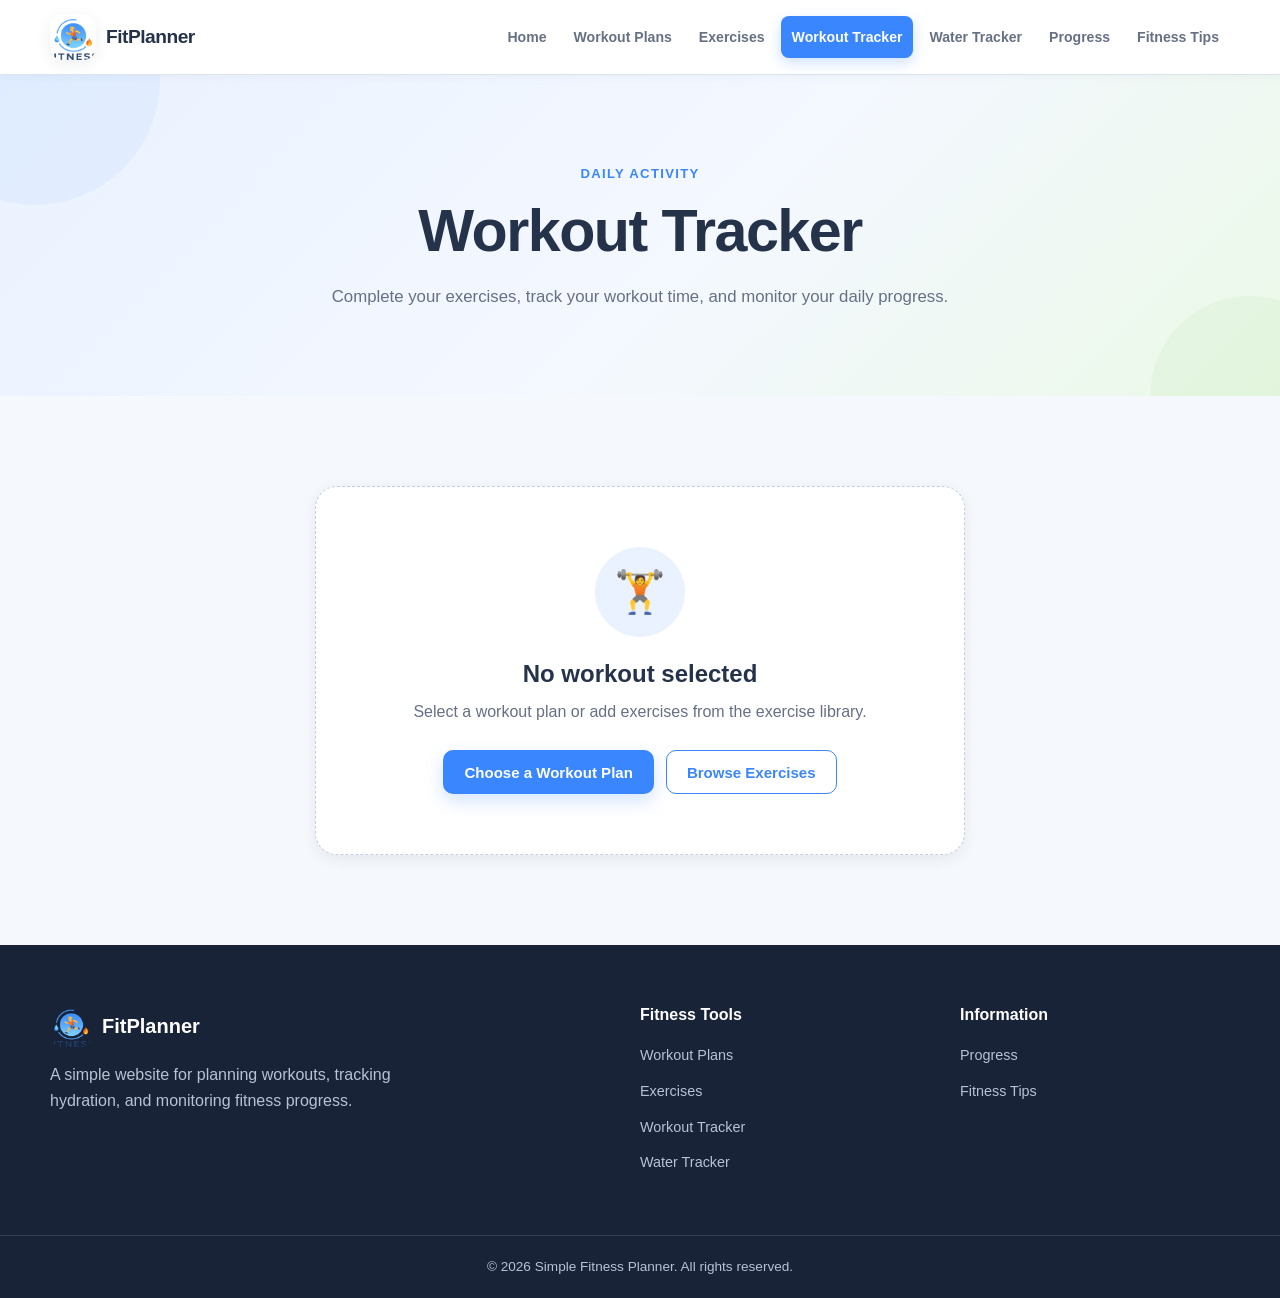
<file: workout-tracker.html>
<!DOCTYPE html>
<html lang="en">
<head>
    <meta charset="UTF-8">

    <meta
        name="viewport"
        content="width=device-width, initial-scale=1.0"
    >

    <meta
        name="description"
        content="Track your daily exercises, workout duration, and completion progress."
    >

    <meta
        name="author"
        content="Simple Fitness Planner"
    >

    <title>Workout Tracker | Simple Fitness Planner</title>

    <!-- Global CSS -->
    <link rel="stylesheet" href="./style.css">

    <!-- Workout Tracker CSS -->
    <link rel="stylesheet" href="./workout-tracker.css">

    <!-- Global JavaScript -->
    <script src="./main.js" defer></script>
    <script src="./storage.js" defer></script>

    <!-- Workout Tracker JavaScript -->
    <script src="./workout-tracker.js" defer></script>
</head>

<body data-page="workout-tracker">

<a href="#mainContent" class="skip-link">
    Skip to main content
</a>

<div class="site-wrapper">

    <!-- ==================================================
         HEADER
    =================================================== -->
    <header class="site-header">

        <div class="container navbar-container">

            <a
                href="index.html"
                class="site-logo"
                aria-label="FitPlanner home"
            >
                <img src="./logo.png" alt="FitPlanner logo" class="logo-image">

                <span class="logo-text">
                    FitPlanner
                </span>
            </a>

            <button
                type="button"
                class="mobile-menu-button"
                id="mobileMenuButton"
                aria-label="Open navigation menu"
                aria-controls="mainNavigation"
                aria-expanded="false"
            >
                <span></span>
                <span></span>
                <span></span>
            </button>

            <nav
                class="main-navigation"
                id="mainNavigation"
                aria-label="Main navigation"
            >
                <ul class="navigation-list">

                    <li>
                        <a
                            href="index.html"
                            class="navigation-link"
                            data-page-link="home"
                        >
                            Home
                        </a>
                    </li>

                    <li>
                        <a
                            href="workout-plans.html"
                            class="navigation-link"
                            data-page-link="workout-plans"
                        >
                            Workout Plans
                        </a>
                    </li>

                    <li>
                        <a
                            href="exercises.html"
                            class="navigation-link"
                            data-page-link="exercises"
                        >
                            Exercises
                        </a>
                    </li>

                    <li>
                        <a
                            href="workout-tracker.html"
                            class="navigation-link"
                            data-page-link="workout-tracker"
                        >
                            Workout Tracker
                        </a>
                    </li>

                    <li>
                        <a
                            href="water-tracker.html"
                            class="navigation-link"
                            data-page-link="water-tracker"
                        >
                            Water Tracker
                        </a>
                    </li>

                    <li>
                        <a
                            href="progress.html"
                            class="navigation-link"
                            data-page-link="progress"
                        >
                            Progress
                        </a>
                    </li>

                    <li>
                        <a
                            href="fitness-tips.html"
                            class="navigation-link"
                            data-page-link="fitness-tips"
                        >
                            Fitness Tips
                        </a>
                    </li>

                </ul>
            </nav>

        </div>

    </header>

    <!-- ==================================================
         MAIN CONTENT
    =================================================== -->
    <main
        class="main-content"
        id="mainContent"
    >

        <!-- ==============================================
             PAGE HEADER
        =============================================== -->
        <section class="page-header">

            <div class="container">

                <span class="page-label">
                    Daily Activity
                </span>

                <h1>
                    Workout Tracker
                </h1>

                <p>
                    Complete your exercises, track your workout
                    time, and monitor your daily progress.
                </p>

            </div>

        </section>

        <!-- ==============================================
             TRACKER CONTENT
        =============================================== -->
        <section class="page-content tracker-page-section">

            <div class="container">

                <div
                    class="tracker-message"
                    id="trackerMessage"
                    role="status"
                    aria-live="polite"
                ></div>

                <!-- ======================================
                     EMPTY WORKOUT STATE
                ======================================= -->
                <div
                    class="tracker-empty-state hidden"
                    id="trackerEmptyState"
                >
                    <div
                        class="tracker-empty-icon"
                        aria-hidden="true"
                    >
                        🏋️
                    </div>

                    <h2>
                        No workout selected
                    </h2>

                    <p>
                        Select a workout plan or add exercises
                        from the exercise library.
                    </p>

                    <div class="tracker-empty-actions">

                        <a
                            href="workout-plans.html"
                            class="button button-primary"
                        >
                            Choose a Workout Plan
                        </a>

                        <a
                            href="exercises.html"
                            class="button button-outline"
                        >
                            Browse Exercises
                        </a>

                    </div>
                </div>

                <!-- ======================================
                     WORKOUT TRACKER
                ======================================= -->
                <div
                    class="tracker-layout hidden"
                    id="workoutTrackerContainer"
                >

                    <!-- Main workout area -->
                    <div class="tracker-main-column">

                        <!-- Workout plan heading -->
                        <section class="current-workout-card">

                            <div class="current-workout-header">

                                <div class="current-workout-heading">

                                    <div
                                        class="current-workout-icon"
                                        id="currentWorkoutIcon"
                                        aria-hidden="true"
                                    >
                                        🏋️
                                    </div>

                                    <div>
                                        <span class="tracker-small-label">
                                            Today’s Workout
                                        </span>

                                        <h2 id="currentWorkoutName">
                                            Custom Workout
                                        </h2>

                                        <p id="currentWorkoutDate">
                                            Today
                                        </p>
                                    </div>

                                </div>

                                <span
                                    class="tracker-difficulty-badge"
                                    id="currentWorkoutDifficulty"
                                >
                                    Custom
                                </span>

                            </div>

                            <div class="current-workout-meta">

                                <div class="current-workout-meta-item">

                                    <span aria-hidden="true">
                                        🎯
                                    </span>

                                    <div>
                                        <small>Goal</small>

                                        <strong id="currentWorkoutGoal">
                                            Daily Activity
                                        </strong>
                                    </div>

                                </div>

                                <div class="current-workout-meta-item">

                                    <span aria-hidden="true">
                                        📋
                                    </span>

                                    <div>
                                        <small>Exercises</small>

                                        <strong id="currentWorkoutExerciseTotal">
                                            0
                                        </strong>
                                    </div>

                                </div>

                                <div class="current-workout-meta-item">

                                    <span aria-hidden="true">
                                        ⏱️
                                    </span>

                                    <div>
                                        <small>Suggested</small>

                                        <strong id="currentWorkoutSuggestedTime">
                                            0 minutes
                                        </strong>
                                    </div>

                                </div>

                            </div>

                        </section>

                        <!-- Progress section -->
                        <section class="tracker-progress-card">

                            <div class="tracker-progress-heading">

                                <div>
                                    <span class="tracker-small-label">
                                        Workout Progress
                                    </span>

                                    <h2>
                                        Keep Moving Forward
                                    </h2>
                                </div>

                                <strong
                                    class="tracker-percentage"
                                    id="trackerPercentage"
                                >
                                    0%
                                </strong>

                            </div>

                            <div class="progress-wrapper">

                                <div class="progress-details">

                                    <span id="trackerProgressText">
                                        0 of 0 exercises completed
                                    </span>

                                    <span id="trackerRemainingText">
                                        0 remaining
                                    </span>

                                </div>

                                <div
                                    class="progress-bar tracker-progress-bar"
                                    id="trackerProgressBar"
                                    role="progressbar"
                                    aria-label="Workout completion"
                                    aria-valuemin="0"
                                    aria-valuemax="100"
                                    aria-valuenow="0"
                                >
                                    <div
                                        class="progress-fill"
                                        id="trackerProgressFill"
                                    ></div>
                                </div>

                            </div>

                            <div class="tracker-statistics">

                                <div class="tracker-stat-box">

                                    <strong id="completedTrackerCount">
                                        0
                                    </strong>

                                    <span>
                                        Completed
                                    </span>

                                </div>

                                <div class="tracker-stat-box">

                                    <strong id="remainingTrackerCount">
                                        0
                                    </strong>

                                    <span>
                                        Remaining
                                    </span>

                                </div>

                                <div class="tracker-stat-box">

                                    <strong id="totalTrackerCount">
                                        0
                                    </strong>

                                    <span>
                                        Total
                                    </span>

                                </div>

                            </div>

                        </section>

                        <!-- Exercise list -->
                        <section class="tracker-exercises-card">

                            <div class="tracker-section-heading">

                                <div>
                                    <span class="tracker-small-label">
                                        Exercise Checklist
                                    </span>

                                    <h2>
                                        Today’s Exercises
                                    </h2>
                                </div>

                                <button
                                    type="button"
                                    class="button button-light button-small"
                                    id="markAllCompleteButton"
                                >
                                    Complete All
                                </button>

                            </div>

                            <div
                                class="tracker-exercise-list"
                                id="trackerExerciseList"
                            >
                                <!-- Exercises are generated by JavaScript. -->
                            </div>

                        </section>

                        <!-- Add custom exercise -->
                        <section class="custom-exercise-card">

                            <div class="tracker-section-heading">

                                <div>
                                    <span class="tracker-small-label">
                                        Custom Exercise
                                    </span>

                                    <h2>
                                        Add Another Exercise
                                    </h2>
                                </div>

                                <span
                                    class="custom-form-toggle-icon"
                                    aria-hidden="true"
                                >
                                    ＋
                                </span>

                            </div>

                            <form
                                class="custom-exercise-form"
                                id="customExerciseForm"
                                novalidate
                            >

                                <div class="custom-exercise-grid">

                                    <div class="form-group">

                                        <label
                                            for="customExerciseName"
                                            class="form-label"
                                        >
                                            Exercise name
                                            <span class="required-mark">*</span>
                                        </label>

                                        <input
                                            type="text"
                                            id="customExerciseName"
                                            class="form-control"
                                            placeholder="Example: Walking"
                                            maxlength="60"
                                            required
                                        >

                                        <span
                                            class="form-error"
                                            id="customExerciseNameError"
                                        ></span>

                                    </div>

                                    <div class="form-group">

                                        <label
                                            for="customExerciseTarget"
                                            class="form-label"
                                        >
                                            Target
                                            <span class="required-mark">*</span>
                                        </label>

                                        <input
                                            type="text"
                                            id="customExerciseTarget"
                                            class="form-control"
                                            placeholder="Example: 15 minutes"
                                            maxlength="50"
                                            required
                                        >

                                        <span
                                            class="form-error"
                                            id="customExerciseTargetError"
                                        ></span>

                                    </div>

                                </div>

                                <button
                                    type="submit"
                                    class="button button-primary"
                                >
                                    Add Exercise
                                </button>

                            </form>

                        </section>

                    </div>

                    <!-- Sidebar -->
                    <aside class="tracker-sidebar">

                        <!-- Timer -->
                        <section class="workout-timer-card">

                            <span class="tracker-small-label">
                                Workout Timer
                            </span>

                            <h2>
                                Track Your Time
                            </h2>

                            <div
                                class="timer-display"
                                id="timerDisplay"
                                aria-live="polite"
                            >
                                00:00:00
                            </div>

                            <p
                                class="timer-status"
                                id="timerStatus"
                            >
                                Timer is ready.
                            </p>

                            <div class="timer-buttons">

                                <button
                                    type="button"
                                    class="button button-primary"
                                    id="startTimerButton"
                                >
                                    Start
                                </button>

                                <button
                                    type="button"
                                    class="button button-warning"
                                    id="pauseTimerButton"
                                    disabled
                                >
                                    Pause
                                </button>

                                <button
                                    type="button"
                                    class="button button-light"
                                    id="resetTimerButton"
                                >
                                    Reset
                                </button>

                            </div>

                        </section>

                        <!-- Workout actions -->
                        <section class="workout-actions-card">

                            <span class="tracker-small-label">
                                Workout Actions
                            </span>

                            <h2>
                                Finish or Reset
                            </h2>

                            <p>
                                Finish the workout to save it in
                                your progress history.
                            </p>

                            <button
                                type="button"
                                class="button button-secondary button-block"
                                id="finishWorkoutButton"
                            >
                                Finish Workout
                            </button>

                            <button
                                type="button"
                                class="button button-outline button-block"
                                id="resetWorkoutProgressButton"
                            >
                                Reset Progress
                            </button>

                            <button
                                type="button"
                                class="button button-danger button-block"
                                id="deleteWorkoutButton"
                            >
                                Delete Workout
                            </button>

                        </section>

                        <!-- Tip -->
                        <section class="tracker-tip-card">

                            <div
                                class="tracker-tip-icon"
                                aria-hidden="true"
                            >
                                💡
                            </div>

                            <h2>
                                Today’s Reminder
                            </h2>

                            <p>
                                Use controlled movements, rest when
                                needed, and drink water regularly.
                            </p>

                            <a
                                href="fitness-tips.html"
                                class="tracker-tip-link"
                            >
                                Read fitness tips →
                            </a>

                        </section>

                    </aside>

                </div>

            </div>

        </section>

    </main>

    <!-- ==================================================
         FOOTER
    =================================================== -->
    <footer class="site-footer">

        <div class="container footer-container">

            <div class="footer-brand">

                <a
                    href="index.html"
                    class="footer-logo"
                    aria-label="FitPlanner home"
                >
                    <img src="./logo.png" alt="" class="footer-logo-image">
                    <span>FitPlanner</span>
                </a>

                <p>
                    A simple website for planning workouts,
                    tracking hydration, and monitoring fitness
                    progress.
                </p>

            </div>

            <div class="footer-links">

                <h2>Fitness Tools</h2>

                <ul>
                    <li>
                        <a href="workout-plans.html">
                            Workout Plans
                        </a>
                    </li>

                    <li>
                        <a href="exercises.html">
                            Exercises
                        </a>
                    </li>

                    <li>
                        <a href="workout-tracker.html">
                            Workout Tracker
                        </a>
                    </li>

                    <li>
                        <a href="water-tracker.html">
                            Water Tracker
                        </a>
                    </li>
                </ul>

            </div>

            <div class="footer-links">

                <h2>Information</h2>

                <ul>
                    <li>
                        <a href="progress.html">
                            Progress
                        </a>
                    </li>

                    <li>
                        <a href="fitness-tips.html">
                            Fitness Tips
                        </a>
                    </li>
                </ul>

            </div>

        </div>

        <div class="footer-bottom">

            <div class="container">

                <p>
                    &copy;
                    <span id="currentYear"></span>
                    Simple Fitness Planner. All rights reserved.
                </p>

            </div>

        </div>

    </footer>

</div>

<button
    type="button"
    class="scroll-top-button"
    id="scrollTopButton"
    aria-label="Scroll to the top of the page"
>
    ↑
</button>

</body>
</html>
</file>
<file: style.css>
/* =========================================================
   SIMPLE FITNESS PLANNER
   GLOBAL STYLES
========================================================= */


/* =========================================================
   1. CSS VARIABLES
========================================================= */

:root {
    --primary-color: #3a86ff;
    --primary-dark: #2468cc;
    --primary-light: #eaf2ff;

    --secondary-color: #38b000;
    --secondary-dark: #278500;
    --secondary-light: #ebf9e7;

    --accent-color: #ffbe0b;
    --accent-dark: #d99c00;
    --accent-light: #fff7d6;

    --success-color: #2d9d5b;
    --success-light: #e8f7ef;

    --danger-color: #d9534f;
    --danger-dark: #b73d39;
    --danger-light: #fdeceb;

    --warning-color: #e0a800;
    --warning-light: #fff7d6;

    --info-color: #2d82c7;
    --info-light: #e8f4fc;

    --text-dark: #24324a;
    --text-medium: #667085;
    --text-light: #8a94a6;

    --background-color: #f5f8fc;
    --surface-color: #ffffff;
    --surface-soft: #f0f4f9;

    --border-color: #dce3ec;
    --border-dark: #c4ceda;

    --footer-color: #182337;
    --footer-text: #b8c2d4;

    --shadow-small:
        0 4px 14px rgba(36, 50, 74, 0.08);

    --shadow-medium:
        0 10px 30px rgba(36, 50, 74, 0.12);

    --shadow-large:
        0 20px 45px rgba(36, 50, 74, 0.16);

    --radius-small: 8px;
    --radius-medium: 14px;
    --radius-large: 22px;
    --radius-round: 999px;

    --transition-fast: 0.2s ease;
    --transition-medium: 0.3s ease;

    --container-width: 1180px;
}


/* =========================================================
   2. RESET
========================================================= */

*,
*::before,
*::after {
    margin: 0;
    padding: 0;
    box-sizing: border-box;
}

html {
    scroll-behavior: smooth;
}

body {
    min-height: 100vh;
    font-family:
        Arial,
        Helvetica,
        sans-serif;
    color: var(--text-dark);
    background-color: var(--background-color);
    line-height: 1.6;
    overflow-x: hidden;
}

body.menu-open {
    overflow: hidden;
}

img {
    display: block;
    max-width: 100%;
}

a {
    color: inherit;
    text-decoration: none;
}

ul,
ol {
    list-style: none;
}

button,
input,
select,
textarea {
    font: inherit;
}

button {
    cursor: pointer;
}

textarea {
    resize: vertical;
}

table {
    width: 100%;
    border-collapse: collapse;
}

h1,
h2,
h3,
h4,
h5,
h6 {
    color: var(--text-dark);
    line-height: 1.25;
}

p {
    color: var(--text-medium);
}


/* =========================================================
   3. ACCESSIBILITY
========================================================= */

.skip-link {
    position: fixed;
    top: -100px;
    left: 20px;
    z-index: 5000;
    padding: 12px 18px;
    color: var(--surface-color);
    background-color: var(--primary-color);
    border-radius: var(--radius-small);
    transition: top var(--transition-fast);
}

.skip-link:focus {
    top: 20px;
}

:focus-visible {
    outline: 3px solid rgba(58, 134, 255, 0.4);
    outline-offset: 3px;
}


/* =========================================================
   4. COMMON PAGE LAYOUT
========================================================= */

.site-wrapper {
    min-height: 100vh;
    display: flex;
    flex-direction: column;
}

.main-content {
    flex: 1;
}

.container {
    width: min(
        var(--container-width),
        calc(100% - 40px)
    );
    margin-inline: auto;
}

.section {
    padding: 80px 0;
}

.section-small {
    padding: 55px 0;
}

.section-white {
    background-color: var(--surface-color);
}

.section-soft {
    background-color: var(--surface-soft);
}

.section-header {
    max-width: 720px;
    margin: 0 auto 45px;
    text-align: center;
}

.section-label,
.page-label {
    display: inline-block;
    margin-bottom: 10px;
    color: var(--primary-color);
    font-size: 0.82rem;
    font-weight: 800;
    letter-spacing: 1.3px;
    text-transform: uppercase;
}

.section-title {
    margin-bottom: 14px;
    font-size: clamp(1.8rem, 4vw, 2.7rem);
}

.section-description {
    max-width: 650px;
    margin-inline: auto;
    font-size: 1rem;
}


/* =========================================================
   5. HEADER
========================================================= */

.site-header {
    position: sticky;
    top: 0;
    z-index: 1000;
    background-color: rgba(255, 255, 255, 0.96);
    border-bottom: 1px solid var(--border-color);
    box-shadow: 0 2px 10px rgba(36, 50, 74, 0.04);
    backdrop-filter: blur(10px);
}

.navbar-container {
    min-height: 74px;
    display: flex;
    align-items: center;
    justify-content: space-between;
    gap: 24px;
}


/* =========================================================
   6. LOGO
========================================================= */

.site-logo {
    display: inline-flex;
    align-items: center;
    gap: 10px;
    flex-shrink: 0;
    color: var(--text-dark);
    font-size: 1.2rem;
    font-weight: 800;
}

.logo-placeholder {
    width: 44px;
    height: 44px;
    display: grid;
    place-items: center;
    border-radius: 13px;
    background:
        linear-gradient(
            135deg,
            var(--primary-light),
            var(--secondary-light)
        );
    box-shadow: var(--shadow-small);
    font-size: 1.35rem;
}

.logo-text {
    letter-spacing: -0.5px;
}



.logo-image {
    width: 46px;
    height: 46px;
    display: block;
    flex-shrink: 0;
    object-fit: cover;
    border-radius: 13px;
    box-shadow: var(--shadow-small);
}

.footer-logo-image {
    width: 42px;
    height: 42px;
    display: block;
    flex-shrink: 0;
    object-fit: cover;
    border-radius: 12px;
}

/* =========================================================
   7. NAVIGATION
========================================================= */

.navigation-list {
    display: flex;
    align-items: center;
    gap: 5px;
}

.navigation-link {
    display: block;
    padding: 10px 11px;
    border-radius: var(--radius-small);
    color: var(--text-medium);
    font-size: 0.88rem;
    font-weight: 700;
    transition:
        color var(--transition-fast),
        background-color var(--transition-fast),
        transform var(--transition-fast);
}

.navigation-link:hover {
    color: var(--primary-color);
    background-color: var(--primary-light);
}

.navigation-link.active,
.navigation-link[aria-current="page"] {
    color: var(--surface-color);
    background-color: var(--primary-color);
    box-shadow:
        0 5px 14px rgba(58, 134, 255, 0.24);
}

.navigation-link:active {
    transform: scale(0.97);
}


/* =========================================================
   8. MOBILE MENU BUTTON
========================================================= */

.mobile-menu-button {
    width: 44px;
    height: 44px;
    display: none;
    align-items: center;
    justify-content: center;
    flex-direction: column;
    gap: 5px;
    border: 1px solid var(--border-color);
    border-radius: 11px;
    background-color: var(--primary-light);
    transition:
        background-color var(--transition-fast),
        border-color var(--transition-fast);
}

.mobile-menu-button:hover {
    border-color: var(--primary-color);
}

.mobile-menu-button span {
    width: 22px;
    height: 2px;
    border-radius: var(--radius-round);
    background-color: var(--text-dark);
    transition:
        transform var(--transition-fast),
        opacity var(--transition-fast);
}

.mobile-menu-button.active span:nth-child(1) {
    transform: translateY(7px) rotate(45deg);
}

.mobile-menu-button.active span:nth-child(2) {
    opacity: 0;
}

.mobile-menu-button.active span:nth-child(3) {
    transform: translateY(-7px) rotate(-45deg);
}


/* =========================================================
   9. PAGE HEADER
========================================================= */

.page-header {
    position: relative;
    overflow: hidden;
    padding: 85px 0;
    text-align: center;
    background:
        linear-gradient(
            135deg,
            var(--primary-light),
            #f4f8ff 55%,
            var(--secondary-light)
        );
}

.page-header::before,
.page-header::after {
    content: "";
    position: absolute;
    border-radius: 50%;
    opacity: 0.4;
}

.page-header::before {
    width: 250px;
    height: 250px;
    top: -120px;
    left: -90px;
    background-color: rgba(58, 134, 255, 0.15);
}

.page-header::after {
    width: 200px;
    height: 200px;
    right: -70px;
    bottom: -100px;
    background-color: rgba(56, 176, 0, 0.12);
}

.page-header .container {
    position: relative;
    z-index: 1;
}

.page-header h1 {
    margin-bottom: 16px;
    font-size: clamp(2.1rem, 5vw, 3.7rem);
    letter-spacing: -1.5px;
}

.page-header p {
    max-width: 700px;
    margin-inline: auto;
    font-size: 1.05rem;
}

.page-content {
    min-height: 400px;
    padding: 70px 0;
}


/* =========================================================
   10. STAGE PLACEHOLDER
========================================================= */

.stage-placeholder {
    min-height: 260px;
    display: grid;
    place-items: center;
    padding: 30px;
    text-align: center;
    background-color: var(--surface-color);
    border: 1px dashed var(--border-dark);
    border-radius: var(--radius-large);
}


/* =========================================================
   11. GRID SYSTEM
========================================================= */

.grid {
    display: grid;
    gap: 24px;
}

.grid-2 {
    grid-template-columns:
        repeat(2, minmax(0, 1fr));
}

.grid-3 {
    grid-template-columns:
        repeat(3, minmax(0, 1fr));
}

.grid-4 {
    grid-template-columns:
        repeat(4, minmax(0, 1fr));
}

.auto-grid {
    display: grid;
    grid-template-columns:
        repeat(auto-fit, minmax(250px, 1fr));
    gap: 24px;
}

.content-grid {
    display: grid;
    grid-template-columns:
        minmax(0, 2fr)
        minmax(280px, 1fr);
    gap: 28px;
    align-items: start;
}


/* =========================================================
   12. CARDS
========================================================= */

.card {
    padding: 24px;
    background-color: var(--surface-color);
    border: 1px solid var(--border-color);
    border-radius: var(--radius-medium);
    box-shadow: var(--shadow-small);
    transition:
        transform var(--transition-medium),
        box-shadow var(--transition-medium),
        border-color var(--transition-medium);
}

.card:hover {
    transform: translateY(-4px);
    border-color: rgba(58, 134, 255, 0.35);
    box-shadow: var(--shadow-medium);
}

.card-header {
    display: flex;
    align-items: flex-start;
    justify-content: space-between;
    gap: 16px;
    margin-bottom: 18px;
}

.card-title {
    margin-bottom: 6px;
    font-size: 1.25rem;
}

.card-description {
    font-size: 0.95rem;
}

.card-body {
    color: var(--text-medium);
}

.card-footer {
    display: flex;
    align-items: center;
    justify-content: space-between;
    gap: 12px;
    margin-top: 22px;
    padding-top: 18px;
    border-top: 1px solid var(--border-color);
}

.card-icon {
    width: 50px;
    height: 50px;
    display: grid;
    place-items: center;
    flex-shrink: 0;
    border-radius: 14px;
    color: var(--primary-color);
    background-color: var(--primary-light);
    font-size: 1.45rem;
}


/* =========================================================
   13. BUTTONS
========================================================= */

.button {
    min-height: 44px;
    display: inline-flex;
    align-items: center;
    justify-content: center;
    gap: 8px;
    padding: 11px 20px;
    border: 1px solid transparent;
    border-radius: 10px;
    font-size: 0.94rem;
    font-weight: 700;
    line-height: 1;
    transition:
        background-color var(--transition-fast),
        border-color var(--transition-fast),
        color var(--transition-fast),
        transform var(--transition-fast),
        box-shadow var(--transition-fast);
}

.button:hover {
    transform: translateY(-2px);
}

.button:active {
    transform: translateY(0);
}

.button-primary {
    color: var(--surface-color);
    background-color: var(--primary-color);
    box-shadow:
        0 7px 18px rgba(58, 134, 255, 0.22);
}

.button-primary:hover {
    background-color: var(--primary-dark);
}

.button-secondary {
    color: var(--surface-color);
    background-color: var(--secondary-color);
    box-shadow:
        0 7px 18px rgba(56, 176, 0, 0.2);
}

.button-secondary:hover {
    background-color: var(--secondary-dark);
}

.button-danger {
    color: var(--surface-color);
    background-color: var(--danger-color);
}

.button-danger:hover {
    background-color: var(--danger-dark);
}

.button-warning {
    color: var(--text-dark);
    background-color: var(--accent-color);
}

.button-warning:hover {
    background-color: var(--accent-dark);
}

.button-outline {
    color: var(--primary-color);
    background-color: transparent;
    border-color: var(--primary-color);
}

.button-outline:hover {
    color: var(--surface-color);
    background-color: var(--primary-color);
}

.button-light {
    color: var(--text-dark);
    background-color: var(--surface-soft);
    border-color: var(--border-color);
}

.button-light:hover {
    border-color: var(--primary-color);
    background-color: var(--primary-light);
}

.button-small {
    min-height: 36px;
    padding: 8px 14px;
    font-size: 0.84rem;
}

.button-large {
    min-height: 50px;
    padding: 14px 26px;
    font-size: 1rem;
}

.button-block {
    width: 100%;
}

.button:disabled {
    cursor: not-allowed;
    opacity: 0.55;
    transform: none;
    box-shadow: none;
}

.button-group {
    display: flex;
    flex-wrap: wrap;
    gap: 12px;
}


/* =========================================================
   14. BADGES
========================================================= */

.badge {
    display: inline-flex;
    align-items: center;
    justify-content: center;
    gap: 5px;
    padding: 6px 10px;
    border-radius: var(--radius-round);
    font-size: 0.76rem;
    font-weight: 800;
}

.badge-primary {
    color: var(--primary-dark);
    background-color: var(--primary-light);
}

.badge-success {
    color: var(--success-color);
    background-color: var(--success-light);
}

.badge-warning {
    color: #8c6800;
    background-color: var(--warning-light);
}

.badge-danger {
    color: var(--danger-color);
    background-color: var(--danger-light);
}

.badge-info {
    color: var(--info-color);
    background-color: var(--info-light);
}

.badge-neutral {
    color: var(--text-medium);
    background-color: var(--surface-soft);
}


/* =========================================================
   15. FORMS
========================================================= */

.form {
    padding: 30px;
    background-color: var(--surface-color);
    border: 1px solid var(--border-color);
    border-radius: var(--radius-large);
    box-shadow: var(--shadow-small);
}

.form-grid {
    display: grid;
    grid-template-columns:
        repeat(2, minmax(0, 1fr));
    gap: 20px;
}

.form-group {
    margin-bottom: 20px;
}

.form-grid .form-group {
    margin-bottom: 0;
}

.form-group-full {
    grid-column: 1 / -1;
}

.form-label {
    display: block;
    margin-bottom: 8px;
    color: var(--text-dark);
    font-size: 0.9rem;
    font-weight: 700;
}

.required-mark {
    color: var(--danger-color);
}

.form-control {
    width: 100%;
    min-height: 46px;
    padding: 11px 14px;
    color: var(--text-dark);
    background-color: var(--surface-color);
    border: 1px solid var(--border-color);
    border-radius: 10px;
    outline: none;
    transition:
        border-color var(--transition-fast),
        box-shadow var(--transition-fast),
        background-color var(--transition-fast);
}

textarea.form-control {
    min-height: 140px;
}

.form-control::placeholder {
    color: var(--text-light);
}

.form-control:hover {
    border-color: var(--border-dark);
}

.form-control:focus {
    border-color: var(--primary-color);
    box-shadow:
        0 0 0 4px rgba(58, 134, 255, 0.12);
}

.form-control.error {
    border-color: var(--danger-color);
    background-color: var(--danger-light);
}

.form-control.success {
    border-color: var(--success-color);
}

.form-help {
    display: block;
    margin-top: 7px;
    color: var(--text-light);
    font-size: 0.8rem;
}

.form-error {
    display: block;
    min-height: 18px;
    margin-top: 6px;
    color: var(--danger-color);
    font-size: 0.8rem;
    font-weight: 600;
}

.character-counter {
    margin-top: 6px;
    text-align: right;
    color: var(--text-light);
    font-size: 0.8rem;
}

.checkbox-group,
.radio-group {
    display: flex;
    align-items: flex-start;
    gap: 10px;
}

.checkbox-group input,
.radio-group input {
    width: 18px;
    height: 18px;
    margin-top: 3px;
    accent-color: var(--primary-color);
}

.form-actions {
    display: flex;
    flex-wrap: wrap;
    gap: 12px;
    margin-top: 25px;
}


/* =========================================================
   16. FILTERS AND SEARCH
========================================================= */

.filter-panel {
    margin-bottom: 30px;
    padding: 20px;
    background-color: var(--surface-color);
    border: 1px solid var(--border-color);
    border-radius: var(--radius-medium);
    box-shadow: var(--shadow-small);
}

.filter-row {
    display: flex;
    flex-wrap: wrap;
    align-items: end;
    gap: 15px;
}

.filter-group {
    min-width: 170px;
    flex: 1;
}

.search-box {
    position: relative;
    min-width: 230px;
    flex: 2;
}

.search-box .form-control {
    padding-left: 42px;
}

.search-icon {
    position: absolute;
    top: 50%;
    left: 14px;
    color: var(--text-light);
    transform: translateY(-50%);
    pointer-events: none;
}

.filter-buttons {
    display: flex;
    flex-wrap: wrap;
    gap: 10px;
}

.filter-button {
    padding: 9px 16px;
    border: 1px solid var(--border-color);
    border-radius: var(--radius-round);
    color: var(--text-medium);
    background-color: var(--surface-color);
    font-size: 0.86rem;
    font-weight: 700;
    transition:
        color var(--transition-fast),
        background-color var(--transition-fast),
        border-color var(--transition-fast);
}

.filter-button:hover,
.filter-button.active {
    color: var(--surface-color);
    background-color: var(--primary-color);
    border-color: var(--primary-color);
}


/* =========================================================
   17. PROGRESS BARS
========================================================= */

.progress-wrapper {
    margin-top: 12px;
}

.progress-details {
    display: flex;
    justify-content: space-between;
    gap: 12px;
    margin-bottom: 8px;
    color: var(--text-medium);
    font-size: 0.86rem;
    font-weight: 600;
}

.progress-bar {
    width: 100%;
    height: 12px;
    overflow: hidden;
    background-color: var(--surface-soft);
    border-radius: var(--radius-round);
}

.progress-fill {
    width: 0;
    height: 100%;
    border-radius: inherit;
    background:
        linear-gradient(
            90deg,
            var(--primary-color),
            #65a4ff
        );
    transition: width 0.5s ease;
}

.progress-fill-success {
    background:
        linear-gradient(
            90deg,
            var(--secondary-color),
            #67cb3c
        );
}

.progress-fill-warning {
    background:
        linear-gradient(
            90deg,
            var(--accent-color),
            #ffd45b
        );
}

.progress-fill-danger {
    background:
        linear-gradient(
            90deg,
            var(--danger-color),
            #ef7772
        );
}


/* =========================================================
   18. TABLES
========================================================= */

.table-wrapper {
    overflow-x: auto;
    background-color: var(--surface-color);
    border: 1px solid var(--border-color);
    border-radius: var(--radius-medium);
    box-shadow: var(--shadow-small);
}

.data-table {
    min-width: 700px;
}

.data-table th,
.data-table td {
    padding: 15px 18px;
    text-align: left;
    border-bottom: 1px solid var(--border-color);
}

.data-table th {
    color: var(--text-dark);
    background-color: var(--surface-soft);
    font-size: 0.83rem;
    font-weight: 800;
    letter-spacing: 0.3px;
    text-transform: uppercase;
}

.data-table td {
    color: var(--text-medium);
    font-size: 0.9rem;
}

.data-table tbody tr:last-child td {
    border-bottom: none;
}

.data-table tbody tr:hover {
    background-color: var(--primary-light);
}


/* =========================================================
   19. ALERTS
========================================================= */

.alert {
    display: flex;
    align-items: flex-start;
    gap: 12px;
    margin-bottom: 20px;
    padding: 15px 17px;
    border: 1px solid transparent;
    border-radius: 11px;
    font-size: 0.9rem;
}

.alert-success {
    color: var(--success-color);
    background-color: var(--success-light);
    border-color: rgba(45, 157, 91, 0.25);
}

.alert-error {
    color: var(--danger-color);
    background-color: var(--danger-light);
    border-color: rgba(217, 83, 79, 0.25);
}

.alert-warning {
    color: #856400;
    background-color: var(--warning-light);
    border-color: rgba(224, 168, 0, 0.25);
}

.alert-info {
    color: var(--info-color);
    background-color: var(--info-light);
    border-color: rgba(45, 130, 199, 0.25);
}

.message-box {
    display: none;
    margin-bottom: 20px;
}

.message-box.visible {
    display: flex;
}


/* =========================================================
   20. EMPTY STATE
========================================================= */

.empty-state {
    max-width: 520px;
    margin: 40px auto;
    padding: 45px 25px;
    text-align: center;
    background-color: var(--surface-color);
    border: 1px dashed var(--border-dark);
    border-radius: var(--radius-large);
}

.empty-state-icon {
    width: 74px;
    height: 74px;
    display: grid;
    place-items: center;
    margin: 0 auto 18px;
    border-radius: 50%;
    background-color: var(--surface-soft);
    font-size: 2rem;
}

.empty-state h2,
.empty-state h3 {
    margin-bottom: 10px;
}

.empty-state p {
    margin-bottom: 22px;
}


/* =========================================================
   21. MODAL
========================================================= */

.modal {
    position: fixed;
    inset: 0;
    z-index: 3000;
    display: none;
    align-items: center;
    justify-content: center;
    padding: 20px;
    background-color: rgba(24, 35, 55, 0.65);
}

.modal.open {
    display: flex;
}

.modal-content {
    width: min(600px, 100%);
    max-height: 90vh;
    overflow-y: auto;
    padding: 28px;
    background-color: var(--surface-color);
    border-radius: var(--radius-large);
    box-shadow: var(--shadow-large);
    animation: modalAppear 0.25s ease;
}

.modal-header {
    display: flex;
    align-items: flex-start;
    justify-content: space-between;
    gap: 16px;
    margin-bottom: 20px;
}

.modal-close-button {
    width: 38px;
    height: 38px;
    display: grid;
    place-items: center;
    flex-shrink: 0;
    border: none;
    border-radius: 9px;
    color: var(--text-medium);
    background-color: var(--surface-soft);
    font-size: 1.2rem;
}

.modal-close-button:hover {
    color: var(--danger-color);
    background-color: var(--danger-light);
}

@keyframes modalAppear {
    from {
        opacity: 0;
        transform: translateY(20px) scale(0.97);
    }

    to {
        opacity: 1;
        transform: translateY(0) scale(1);
    }
}


/* =========================================================
   22. FOOTER
========================================================= */

.site-footer {
    color: var(--surface-color);
    background-color: var(--footer-color);
}

.footer-container {
    display: grid;
    grid-template-columns:
        2fr 1fr 1fr;
    gap: 50px;
    padding-top: 60px;
    padding-bottom: 60px;
}

.footer-logo {
    display: inline-flex;
    align-items: center;
    gap: 10px;
    margin-bottom: 15px;
    color: var(--surface-color);
    font-size: 1.25rem;
    font-weight: 800;
}

.footer-brand p {
    max-width: 380px;
    color: var(--footer-text);
}

.footer-links h2 {
    margin-bottom: 17px;
    color: var(--surface-color);
    font-size: 1rem;
}

.footer-links li + li {
    margin-top: 10px;
}

.footer-links a {
    color: var(--footer-text);
    font-size: 0.9rem;
    transition:
        color var(--transition-fast),
        padding-left var(--transition-fast);
}

.footer-links a:hover {
    padding-left: 4px;
    color: var(--surface-color);
}

.footer-bottom {
    padding: 20px 0;
    text-align: center;
    border-top:
        1px solid rgba(255, 255, 255, 0.12);
}

.footer-bottom p {
    color: var(--footer-text);
    font-size: 0.85rem;
}


/* =========================================================
   23. SCROLL-TO-TOP BUTTON
========================================================= */

.scroll-top-button {
    position: fixed;
    right: 24px;
    bottom: 24px;
    z-index: 1200;
    width: 46px;
    height: 46px;
    display: grid;
    place-items: center;
    border: none;
    border-radius: 50%;
    color: var(--surface-color);
    background-color: var(--primary-color);
    box-shadow:
        0 8px 24px rgba(36, 50, 74, 0.25);
    opacity: 0;
    visibility: hidden;
    transform: translateY(15px);
    transition:
        opacity var(--transition-fast),
        visibility var(--transition-fast),
        transform var(--transition-fast),
        background-color var(--transition-fast);
}

.scroll-top-button:hover {
    background-color: var(--primary-dark);
}

.scroll-top-button.visible {
    opacity: 1;
    visibility: visible;
    transform: translateY(0);
}


/* =========================================================
   24. LOADING INDICATOR
========================================================= */

.loading-spinner {
    width: 42px;
    height: 42px;
    margin: 30px auto;
    border: 4px solid var(--primary-light);
    border-top-color: var(--primary-color);
    border-radius: 50%;
    animation: spin 0.8s linear infinite;
}

@keyframes spin {
    to {
        transform: rotate(360deg);
    }
}


/* =========================================================
   25. UTILITY CLASSES
========================================================= */

.text-center {
    text-align: center;
}

.text-left {
    text-align: left;
}

.text-right {
    text-align: right;
}

.text-primary {
    color: var(--primary-color);
}

.text-success {
    color: var(--success-color);
}

.text-danger {
    color: var(--danger-color);
}

.text-warning {
    color: var(--warning-color);
}

.text-muted {
    color: var(--text-light);
}

.font-bold {
    font-weight: 700;
}

.font-extra-bold {
    font-weight: 800;
}

.hidden {
    display: none !important;
}

.flex {
    display: flex;
}

.flex-center {
    display: flex;
    align-items: center;
    justify-content: center;
}

.flex-between {
    display: flex;
    align-items: center;
    justify-content: space-between;
}

.flex-wrap {
    flex-wrap: wrap;
}

.gap-small {
    gap: 10px;
}

.gap-medium {
    gap: 20px;
}

.gap-large {
    gap: 30px;
}

.margin-top-small {
    margin-top: 12px;
}

.margin-top-medium {
    margin-top: 24px;
}

.margin-top-large {
    margin-top: 40px;
}

.margin-bottom-small {
    margin-bottom: 12px;
}

.margin-bottom-medium {
    margin-bottom: 24px;
}

.margin-bottom-large {
    margin-bottom: 40px;
}

.no-margin {
    margin: 0;
}


/* =========================================================
   26. RESPONSIVE DESIGN
========================================================= */

@media (max-width: 1050px) {

    .navigation-link {
        padding: 9px 8px;
        font-size: 0.82rem;
    }

}


@media (max-width: 900px) {

    .mobile-menu-button {
        display: flex;
    }

    .main-navigation {
        position: absolute;
        top: 74px;
        left: 0;
        width: 100%;
        max-height: calc(100vh - 74px);
        overflow-y: auto;
        padding: 0 20px;
        background-color: var(--surface-color);
        border-bottom: 1px solid var(--border-color);
        box-shadow: var(--shadow-medium);
        opacity: 0;
        visibility: hidden;
        transform: translateY(-12px);
        transition:
            opacity var(--transition-fast),
            visibility var(--transition-fast),
            transform var(--transition-fast);
    }

    .main-navigation.open {
        opacity: 1;
        visibility: visible;
        transform: translateY(0);
    }

    .navigation-list {
        width: min(var(--container-width), 100%);
        margin-inline: auto;
        padding: 18px 0;
        flex-direction: column;
        align-items: stretch;
    }

    .navigation-link {
        padding: 12px 14px;
        font-size: 0.9rem;
    }

    .grid-3,
    .grid-4 {
        grid-template-columns:
            repeat(2, minmax(0, 1fr));
    }

    .content-grid {
        grid-template-columns: 1fr;
    }

    .footer-container {
        grid-template-columns:
            1fr 1fr;
    }

    .footer-brand {
        grid-column: 1 / -1;
    }

}


@media (max-width: 700px) {

    .section {
        padding: 60px 0;
    }

    .page-header {
        padding: 65px 0;
    }

    .page-content {
        padding: 50px 0;
    }

    .grid-2,
    .grid-3,
    .grid-4,
    .form-grid {
        grid-template-columns: 1fr;
    }

    .form-group-full {
        grid-column: auto;
    }

    .filter-row {
        align-items: stretch;
        flex-direction: column;
    }

    .filter-group,
    .search-box {
        width: 100%;
        min-width: 0;
    }

    .card-footer {
        align-items: stretch;
        flex-direction: column;
    }

    .button-group,
    .form-actions {
        flex-direction: column;
    }

    .button-group .button,
    .form-actions .button {
        width: 100%;
    }

}


@media (max-width: 520px) {

    .container {
        width: min(
            100% - 28px,
            var(--container-width)
        );
    }

    .logo-text {
        font-size: 1.05rem;
    }

    .page-header h1 {
        letter-spacing: -1px;
    }

    .page-header p {
        font-size: 0.96rem;
    }

    .card,
    .form,
    .modal-content {
        padding: 20px;
    }

    .footer-container {
        grid-template-columns: 1fr;
        gap: 34px;
    }

    .footer-brand {
        grid-column: auto;
    }

    .scroll-top-button {
        right: 16px;
        bottom: 16px;
        width: 44px;
        height: 44px;
    }

}


/* =========================================================
   27. REDUCED MOTION SUPPORT
========================================================= */

@media (prefers-reduced-motion: reduce) {

    html {
        scroll-behavior: auto;
    }

    *,
    *::before,
    *::after {
        animation-duration: 0.01ms !important;
        animation-iteration-count: 1 !important;
        transition-duration: 0.01ms !important;
        scroll-behavior: auto !important;
    }

}


/* =========================================================
   28. PRINT STYLES
========================================================= */

@media print {

    .site-header,
    .site-footer,
    .scroll-top-button,
    .mobile-menu-button,
    .button,
    .filter-panel {
        display: none !important;
    }

    body {
        color: #000000;
        background-color: #ffffff;
    }

    .page-header,
    .page-content,
    .section {
        padding: 20px 0;
        background: none;
    }

    .card,
    .form,
    .table-wrapper {
        box-shadow: none;
        border-color: #cccccc;
    }

}

/* Stage15 Responsive */
img{max-width:100%;height:auto}
table{display:block;overflow-x:auto}
@media (max-width:992px){
.container,.content,.page-container{width:92%;max-width:92%}
}
@media (max-width:768px){
.navbar,.nav-links{flex-wrap:wrap}
.grid,.cards,.card-grid{grid-template-columns:1fr!important}
.stats,.summary,.features{grid-template-columns:1fr!important}
input,select,textarea,button{width:100%}
}
@media (max-width:480px){
h1{font-size:1.8rem}
h2{font-size:1.4rem}
body{font-size:15px}
}
</file>
<file: home.css>
/* =========================================================
   SIMPLE FITNESS PLANNER
   HOME PAGE STYLES
========================================================= */


/* =========================================================
   1. HERO SECTION
========================================================= */

.home-hero {
    position: relative;
    overflow: hidden;
    padding: 95px 0;
    background:
        radial-gradient(
            circle at 10% 20%,
            rgba(58, 134, 255, 0.15),
            transparent 32%
        ),
        radial-gradient(
            circle at 90% 80%,
            rgba(56, 176, 0, 0.12),
            transparent 28%
        ),
        linear-gradient(
            135deg,
            var(--surface-color),
            var(--primary-light)
        );
}

.home-hero::before {
    content: "";
    position: absolute;
    top: -140px;
    right: -130px;
    width: 360px;
    height: 360px;
    border-radius: 50%;
    background-color: rgba(58, 134, 255, 0.07);
}

.home-hero::after {
    content: "";
    position: absolute;
    bottom: -180px;
    left: -150px;
    width: 400px;
    height: 400px;
    border-radius: 50%;
    background-color: rgba(56, 176, 0, 0.06);
}

.hero-container {
    position: relative;
    z-index: 1;
    display: grid;
    grid-template-columns:
        minmax(0, 1.15fr)
        minmax(380px, 0.85fr);
    gap: 65px;
    align-items: center;
}

.hero-label {
    display: inline-flex;
    align-items: center;
    margin-bottom: 18px;
    padding: 8px 14px;
    color: var(--primary-dark);
    background-color: var(--primary-light);
    border: 1px solid rgba(58, 134, 255, 0.2);
    border-radius: var(--radius-round);
    font-size: 0.82rem;
    font-weight: 800;
    letter-spacing: 0.4px;
    text-transform: uppercase;
}

.hero-content h1 {
    max-width: 720px;
    margin-bottom: 22px;
    font-size: clamp(2.7rem, 6vw, 5rem);
    letter-spacing: -2.8px;
    line-height: 1.05;
}

.hero-description {
    max-width: 680px;
    margin-bottom: 30px;
    font-size: 1.08rem;
}

.hero-buttons {
    display: flex;
    flex-wrap: wrap;
    gap: 14px;
    margin-bottom: 30px;
}

.hero-features {
    display: flex;
    flex-wrap: wrap;
    gap: 14px 24px;
    color: var(--text-medium);
    font-size: 0.86rem;
    font-weight: 600;
}

.hero-features span {
    display: inline-flex;
    align-items: center;
    gap: 6px;
}

.hero-features strong {
    color: var(--secondary-color);
}


/* =========================================================
   2. HERO DASHBOARD
========================================================= */

.hero-dashboard {
    position: relative;
    min-height: 450px;
    padding: 28px;
    overflow: hidden;
    background:
        linear-gradient(
            145deg,
            rgba(255, 255, 255, 0.98),
            rgba(234, 242, 255, 0.96)
        );
    border: 1px solid rgba(58, 134, 255, 0.18);
    border-radius: 30px;
    box-shadow: var(--shadow-large);
}

.hero-dashboard::before {
    content: "";
    position: absolute;
    right: -70px;
    bottom: -70px;
    width: 220px;
    height: 220px;
    border-radius: 50%;
    background-color: rgba(56, 176, 0, 0.08);
}

.dashboard-header {
    position: relative;
    z-index: 2;
    display: flex;
    align-items: flex-start;
    justify-content: space-between;
    gap: 20px;
}

.dashboard-label {
    display: block;
    margin-bottom: 4px;
    color: var(--text-light);
    font-size: 0.78rem;
    font-weight: 700;
    text-transform: uppercase;
}

.dashboard-header h2 {
    font-size: 1.2rem;
}

.dashboard-status {
    padding: 7px 11px;
    color: var(--success-color);
    background-color: var(--success-light);
    border-radius: var(--radius-round);
    font-size: 0.76rem;
    font-weight: 800;
}

.dashboard-visual {
    position: relative;
    height: 275px;
}

.main-fitness-circle {
    position: absolute;
    top: 42px;
    left: 50%;
    width: 190px;
    height: 190px;
    display: grid;
    place-items: center;
    color: var(--surface-color);
    background:
        linear-gradient(
            135deg,
            var(--primary-color),
            #6ba5ff
        );
    border-radius: 50%;
    box-shadow: var(--shadow-medium);
    font-size: 5rem;
    transform: translateX(-50%);
}

.floating-fitness-icon {
    position: absolute;
    width: 72px;
    height: 72px;
    display: grid;
    place-items: center;
    background-color: var(--surface-color);
    border: 1px solid var(--border-color);
    border-radius: 50%;
    box-shadow: var(--shadow-medium);
    font-size: 1.8rem;
}

.water-icon {
    top: 26px;
    left: 5%;
}

.fire-icon {
    right: 4%;
    bottom: 16px;
}

.strength-icon {
    left: 9%;
    bottom: 7px;
}

.dashboard-message {
    position: relative;
    z-index: 2;
    padding: 18px;
    text-align: center;
    background-color: var(--surface-color);
    border: 1px solid var(--border-color);
    border-radius: var(--radius-medium);
}

.dashboard-message strong {
    display: block;
    margin-bottom: 3px;
    color: var(--text-dark);
}

.dashboard-message span {
    color: var(--text-medium);
    font-size: 0.86rem;
}


/* =========================================================
   3. MOTIVATIONAL QUOTE
========================================================= */

.quote-section {
    padding: 28px 0 0;
}

.quote-card {
    display: grid;
    grid-template-columns:
        auto
        minmax(0, 1fr)
        auto;
    gap: 22px;
    align-items: center;
    padding: 24px 28px;
    background-color: var(--surface-color);
    border: 1px solid var(--border-color);
    border-radius: var(--radius-large);
    box-shadow: var(--shadow-small);
}

.quote-symbol {
    color: var(--primary-color);
    font-family: Georgia, serif;
    font-size: 4rem;
    font-weight: 700;
    line-height: 0.8;
}

.quote-label {
    display: block;
    margin-bottom: 4px;
    color: var(--primary-color);
    font-size: 0.76rem;
    font-weight: 800;
    letter-spacing: 0.8px;
    text-transform: uppercase;
}

.quote-content blockquote {
    color: var(--text-dark);
    font-size: 1.05rem;
    font-weight: 700;
    transition:
        opacity var(--transition-fast),
        transform var(--transition-fast);
}

.quote-content blockquote.quote-changing {
    opacity: 0;
    transform: translateY(5px);
}


/* =========================================================
   4. DAILY SUMMARY
========================================================= */

.home-summary-section {
    background-color: var(--background-color);
}

.home-summary-grid {
    display: grid;
    grid-template-columns:
        repeat(3, minmax(0, 1fr));
    gap: 24px;
}

.summary-card {
    display: flex;
    flex-direction: column;
    padding: 26px;
    background-color: var(--surface-color);
    border: 1px solid var(--border-color);
    border-radius: var(--radius-large);
    box-shadow: var(--shadow-small);
    transition:
        transform var(--transition-medium),
        box-shadow var(--transition-medium),
        border-color var(--transition-medium);
}

.summary-card:hover {
    transform: translateY(-5px);
    border-color: rgba(58, 134, 255, 0.3);
    box-shadow: var(--shadow-medium);
}

.summary-card-header {
    display: flex;
    align-items: flex-start;
    justify-content: space-between;
    gap: 16px;
    margin-bottom: 20px;
}

.summary-icon {
    width: 54px;
    height: 54px;
    display: grid;
    place-items: center;
    border-radius: 15px;
    font-size: 1.5rem;
}

.workout-summary-icon {
    color: var(--primary-color);
    background-color: var(--primary-light);
}

.water-summary-icon {
    color: var(--info-color);
    background-color: var(--info-light);
}

.time-summary-icon {
    color: #8c6800;
    background-color: var(--warning-light);
}

.summary-card h3 {
    margin-bottom: 8px;
    font-size: 1.25rem;
}

.summary-card > p {
    min-height: 52px;
    margin-bottom: 16px;
    font-size: 0.91rem;
}

.water-progress-fill {
    background:
        linear-gradient(
            90deg,
            var(--info-color),
            #68b8ef
        );
}

.summary-values {
    display: grid;
    grid-template-columns:
        repeat(2, minmax(0, 1fr));
    gap: 12px;
    margin: 22px 0;
}

.summary-value-box {
    padding: 14px;
    text-align: center;
    background-color: var(--surface-soft);
    border-radius: 11px;
}

.summary-value-box strong {
    display: block;
    margin-bottom: 2px;
    color: var(--text-dark);
    font-size: 1.35rem;
}

.summary-value-box span {
    color: var(--text-light);
    font-size: 0.76rem;
    font-weight: 600;
}

.summary-card .button {
    margin-top: auto;
}

.workout-time-display {
    display: flex;
    align-items: baseline;
    gap: 8px;
    margin: 28px 0;
}

.workout-time-display strong {
    color: var(--text-dark);
    font-size: 3.5rem;
    line-height: 1;
}

.workout-time-display span {
    color: var(--text-medium);
    font-weight: 600;
}

.recommended-time {
    margin-bottom: 22px;
    padding: 16px;
    background-color: var(--warning-light);
    border-radius: 11px;
}

.recommended-time span,
.recommended-time strong {
    display: block;
}

.recommended-time span {
    margin-bottom: 3px;
    color: #856400;
    font-size: 0.8rem;
}

.recommended-time strong {
    color: var(--text-dark);
}


/* =========================================================
   5. QUICK ACCESS
========================================================= */

.quick-access-grid {
    display: grid;
    grid-template-columns:
        repeat(3, minmax(0, 1fr));
    gap: 20px;
}

.quick-access-card {
    display: grid;
    grid-template-columns:
        auto
        minmax(0, 1fr)
        auto;
    gap: 16px;
    align-items: center;
    padding: 22px;
    background-color: var(--surface-color);
    border: 1px solid var(--border-color);
    border-radius: var(--radius-medium);
    box-shadow: var(--shadow-small);
    transition:
        transform var(--transition-medium),
        box-shadow var(--transition-medium),
        border-color var(--transition-medium);
}

.quick-access-card:hover {
    transform: translateY(-4px);
    border-color: var(--primary-color);
    box-shadow: var(--shadow-medium);
}

.quick-access-icon {
    width: 50px;
    height: 50px;
    display: grid;
    place-items: center;
    border-radius: 14px;
    background-color: var(--primary-light);
    font-size: 1.45rem;
}

.quick-access-content h3 {
    margin-bottom: 5px;
    font-size: 1rem;
}

.quick-access-content p {
    font-size: 0.82rem;
}

.quick-access-arrow {
    color: var(--primary-color);
    font-size: 1.4rem;
    transition: transform var(--transition-fast);
}

.quick-access-card:hover .quick-access-arrow {
    transform: translateX(4px);
}


/* =========================================================
   6. BENEFITS
========================================================= */

.benefits-section {
    background-color: var(--surface-color);
}

.benefits-grid {
    display: grid;
    grid-template-columns:
        repeat(4, minmax(0, 1fr));
    gap: 22px;
}

.benefit-card {
    position: relative;
    overflow: hidden;
    padding: 26px;
    background-color: var(--surface-color);
    border: 1px solid var(--border-color);
    border-radius: var(--radius-large);
    box-shadow: var(--shadow-small);
    transition:
        transform var(--transition-medium),
        box-shadow var(--transition-medium);
}

.benefit-card:hover {
    transform: translateY(-4px);
    box-shadow: var(--shadow-medium);
}

.benefit-number {
    position: absolute;
    top: 12px;
    right: 18px;
    color: var(--primary-light);
    font-size: 3.5rem;
    font-weight: 900;
    line-height: 1;
}

.benefit-icon {
    position: relative;
    z-index: 1;
    width: 54px;
    height: 54px;
    display: grid;
    place-items: center;
    margin-bottom: 20px;
    border-radius: 15px;
    background-color: var(--primary-light);
    font-size: 1.5rem;
}

.benefit-card h3 {
    position: relative;
    z-index: 1;
    margin-bottom: 10px;
    font-size: 1.08rem;
}

.benefit-card p {
    position: relative;
    z-index: 1;
    font-size: 0.88rem;
}


/* =========================================================
   7. CALL TO ACTION
========================================================= */

.home-cta-section {
    padding: 30px 0 80px;
    background-color: var(--surface-color);
}

.home-cta {
    display: flex;
    align-items: center;
    justify-content: space-between;
    gap: 35px;
    padding: 45px;
    overflow: hidden;
    color: var(--surface-color);
    background:
        linear-gradient(
            135deg,
            var(--primary-dark),
            var(--primary-color)
        );
    border-radius: 26px;
    box-shadow:
        0 20px 45px rgba(58, 134, 255, 0.24);
}

.home-cta-label {
    display: inline-block;
    margin-bottom: 8px;
    color: var(--accent-color);
    font-size: 0.78rem;
    font-weight: 800;
    letter-spacing: 1px;
    text-transform: uppercase;
}

.home-cta h2 {
    margin-bottom: 10px;
    color: var(--surface-color);
    font-size: clamp(1.7rem, 4vw, 2.5rem);
}

.home-cta p {
    max-width: 680px;
    color: rgba(255, 255, 255, 0.82);
}

.home-cta-buttons {
    display: flex;
    flex-shrink: 0;
    flex-wrap: wrap;
    gap: 12px;
}

.home-cta-outline {
    color: var(--surface-color);
    background-color: transparent;
    border-color: rgba(255, 255, 255, 0.65);
}

.home-cta-outline:hover {
    color: var(--primary-dark);
    background-color: var(--surface-color);
    border-color: var(--surface-color);
}


/* =========================================================
   8. RESPONSIVE HOME PAGE
========================================================= */

@media (max-width: 1050px) {

    .hero-container {
        grid-template-columns:
            minmax(0, 1fr)
            380px;
        gap: 40px;
    }

    .quick-access-grid {
        grid-template-columns:
            repeat(2, minmax(0, 1fr));
    }

    .benefits-grid {
        grid-template-columns:
            repeat(2, minmax(0, 1fr));
    }

}


@media (max-width: 900px) {

    .home-hero {
        padding: 75px 0;
    }

    .hero-container {
        grid-template-columns: 1fr;
    }

    .hero-content {
        text-align: center;
    }

    .hero-description {
        margin-inline: auto;
    }

    .hero-buttons,
    .hero-features {
        justify-content: center;
    }

    .hero-dashboard {
        width: min(520px, 100%);
        margin-inline: auto;
    }

    .home-summary-grid {
        grid-template-columns:
            repeat(2, minmax(0, 1fr));
    }

    .summary-card:last-child {
        grid-column: 1 / -1;
    }

    .home-cta {
        align-items: flex-start;
        flex-direction: column;
    }

    .home-cta-buttons {
        width: 100%;
    }

}


@media (max-width: 700px) {

    .home-hero {
        padding: 60px 0;
    }

    .hero-content h1 {
        letter-spacing: -1.8px;
    }

    .quote-card {
        grid-template-columns:
            auto
            minmax(0, 1fr);
    }

    .quote-card .button {
        grid-column: 1 / -1;
        width: 100%;
    }

    .home-summary-grid,
    .quick-access-grid,
    .benefits-grid {
        grid-template-columns: 1fr;
    }

    .summary-card:last-child {
        grid-column: auto;
    }

    .home-cta {
        padding: 32px;
    }

    .home-cta-buttons {
        flex-direction: column;
    }

    .home-cta-buttons .button {
        width: 100%;
    }

}


@media (max-width: 520px) {

    .hero-content h1 {
        font-size: 2.6rem;
    }

    .hero-buttons {
        flex-direction: column;
    }

    .hero-buttons .button {
        width: 100%;
    }

    .hero-features {
        align-items: flex-start;
        flex-direction: column;
    }

    .hero-dashboard {
        min-height: 410px;
        padding: 22px;
    }

    .dashboard-header {
        flex-direction: column;
    }

    .dashboard-visual {
        height: 235px;
    }

    .main-fitness-circle {
        width: 155px;
        height: 155px;
        font-size: 4rem;
    }

    .floating-fitness-icon {
        width: 60px;
        height: 60px;
        font-size: 1.5rem;
    }

    .quote-card {
        padding: 20px;
    }

    .quote-symbol {
        font-size: 3rem;
    }

    .quick-access-card {
        grid-template-columns:
            auto
            minmax(0, 1fr);
    }

    .quick-access-arrow {
        display: none;
    }

    .home-cta {
        padding: 26px 22px;
    }

}
</file>
<file: exercises.css>
/* =========================================================
   SIMPLE FITNESS PLANNER
   EXERCISES PAGE
========================================================= */


/* =========================================================
   1. PAGE SECTION
========================================================= */

.exercise-library-section {
    background-color: var(--background-color);
}


/* =========================================================
   2. PAGE MESSAGE
========================================================= */

.exercise-message {
    display: none;
    margin-bottom: 24px;
    padding: 15px 18px;
    border: 1px solid transparent;
    border-radius: var(--radius-medium);
    font-size: 0.92rem;
    font-weight: 700;
}

.exercise-message.visible {
    display: block;
}

.exercise-message.success {
    color: var(--success-color);
    background-color: var(--success-light);
    border-color: rgba(45, 157, 91, 0.25);
}

.exercise-message.error {
    color: var(--danger-color);
    background-color: var(--danger-light);
    border-color: rgba(217, 83, 79, 0.25);
}

.exercise-message.info {
    color: var(--info-color);
    background-color: var(--info-light);
    border-color: rgba(45, 130, 199, 0.25);
}


/* =========================================================
   3. SELECTED WORKOUT PANEL
========================================================= */

.selected-workout-panel {
    display: flex;
    align-items: center;
    justify-content: space-between;
    gap: 30px;
    margin-bottom: 30px;
    padding: 24px;
    background:
        linear-gradient(
            135deg,
            var(--primary-light),
            var(--surface-color)
        );
    border: 1px solid rgba(58, 134, 255, 0.22);
    border-radius: var(--radius-large);
    box-shadow: var(--shadow-small);
}

.selected-workout-content {
    display: flex;
    align-items: center;
    gap: 18px;
}

.selected-workout-icon {
    width: 58px;
    height: 58px;
    display: grid;
    place-items: center;
    flex-shrink: 0;
    border-radius: 16px;
    color: var(--primary-color);
    background-color: var(--surface-color);
    box-shadow: var(--shadow-small);
    font-size: 1.6rem;
}

.selected-workout-label,
.exercise-small-label {
    display: block;
    margin-bottom: 4px;
    color: var(--primary-color);
    font-size: 0.76rem;
    font-weight: 800;
    letter-spacing: 1px;
    text-transform: uppercase;
}

.selected-workout-panel h2 {
    margin-bottom: 4px;
    font-size: 1.3rem;
}

.selected-workout-panel p {
    font-size: 0.88rem;
}


/* =========================================================
   4. FILTER PANEL
========================================================= */

.exercise-filter-panel {
    margin-bottom: 42px;
    padding: 28px;
    background-color: var(--surface-color);
    border: 1px solid var(--border-color);
    border-radius: var(--radius-large);
    box-shadow: var(--shadow-small);
}

.exercise-filter-heading {
    display: flex;
    align-items: flex-start;
    justify-content: space-between;
    gap: 20px;
    margin-bottom: 24px;
}

.exercise-filter-heading h2,
.exercise-results-header h2 {
    font-size: 1.45rem;
}

.exercise-filter-grid {
    display: grid;
    grid-template-columns:
        minmax(260px, 2fr)
        minmax(180px, 1fr)
        minmax(180px, 1fr);
    gap: 18px;
}

.exercise-filter-grid .form-group {
    margin-bottom: 0;
}

.exercise-search-box {
    position: relative;
}

.exercise-search-box .form-control {
    padding-left: 44px;
}

.exercise-search-icon {
    position: absolute;
    top: 50%;
    left: 15px;
    color: var(--text-light);
    transform: translateY(-50%);
    pointer-events: none;
}


/* =========================================================
   5. RESULTS HEADER
========================================================= */

.exercise-results-header {
    display: flex;
    align-items: end;
    justify-content: space-between;
    gap: 20px;
    margin-bottom: 24px;
}

.exercise-results-header p {
    padding: 7px 12px;
    color: var(--primary-dark);
    background-color: var(--primary-light);
    border-radius: var(--radius-round);
    font-size: 0.82rem;
    font-weight: 800;
}


/* =========================================================
   6. EXERCISE GRID
========================================================= */

.exercise-grid {
    display: grid;
    grid-template-columns:
        repeat(3, minmax(0, 1fr));
    gap: 24px;
}


/* =========================================================
   7. EXERCISE CARD
========================================================= */

.exercise-card {
    position: relative;
    display: flex;
    overflow: hidden;
    flex-direction: column;
    background-color: var(--surface-color);
    border: 1px solid var(--border-color);
    border-radius: var(--radius-large);
    box-shadow: var(--shadow-small);
    transition:
        transform var(--transition-medium),
        box-shadow var(--transition-medium),
        border-color var(--transition-medium);
}

.exercise-card::before {
    content: "";
    width: 100%;
    height: 5px;
    position: absolute;
    top: 0;
    left: 0;
    background:
        linear-gradient(
            90deg,
            var(--primary-color),
            var(--secondary-color)
        );
}

.exercise-card:hover {
    transform: translateY(-5px);
    border-color: rgba(58, 134, 255, 0.35);
    box-shadow: var(--shadow-medium);
}

.exercise-card.added {
    border-color: rgba(45, 157, 91, 0.5);
}

.exercise-card.added::before {
    background:
        linear-gradient(
            90deg,
            var(--success-color),
            var(--secondary-color)
        );
}

.exercise-card-content {
    display: flex;
    flex: 1;
    flex-direction: column;
    padding: 26px;
}

.exercise-card-header {
    display: flex;
    align-items: flex-start;
    justify-content: space-between;
    gap: 16px;
    margin-bottom: 18px;
}

.exercise-card-icon {
    width: 58px;
    height: 58px;
    display: grid;
    place-items: center;
    flex-shrink: 0;
    border-radius: 16px;
    background:
        linear-gradient(
            135deg,
            var(--primary-light),
            var(--secondary-light)
        );
    font-size: 1.7rem;
}

.exercise-card-badges {
    display: flex;
    align-items: flex-end;
    flex-direction: column;
    gap: 6px;
}

.exercise-category-badge,
.exercise-difficulty-badge {
    display: inline-flex;
    padding: 6px 10px;
    border-radius: var(--radius-round);
    font-size: 0.7rem;
    font-weight: 800;
}

.exercise-category-badge {
    color: var(--primary-dark);
    background-color: var(--primary-light);
}

.exercise-difficulty-beginner {
    color: var(--success-color);
    background-color: var(--success-light);
}

.exercise-difficulty-intermediate {
    color: #8c6800;
    background-color: var(--warning-light);
}

.exercise-difficulty-advanced {
    color: var(--danger-color);
    background-color: var(--danger-light);
}

.exercise-card h3 {
    margin-bottom: 8px;
    font-size: 1.22rem;
}

.exercise-description {
    min-height: 65px;
    margin-bottom: 18px;
    font-size: 0.89rem;
}

.exercise-meta-grid {
    display: grid;
    grid-template-columns:
        repeat(2, minmax(0, 1fr));
    gap: 10px;
    margin-bottom: 20px;
}

.exercise-meta-item {
    padding: 12px;
    text-align: center;
    background-color: var(--surface-soft);
    border-radius: 10px;
}

.exercise-meta-icon {
    display: block;
    margin-bottom: 3px;
    font-size: 1.05rem;
}

.exercise-meta-value {
    display: block;
    color: var(--text-dark);
    font-size: 0.8rem;
    font-weight: 800;
}

.exercise-meta-label {
    display: block;
    color: var(--text-light);
    font-size: 0.68rem;
}


/* =========================================================
   8. EXERCISE DETAILS
========================================================= */

.exercise-details-section {
    margin-bottom: 20px;
    border-top: 1px solid var(--border-color);
    border-bottom: 1px solid var(--border-color);
}

.exercise-details-toggle {
    width: 100%;
    display: flex;
    align-items: center;
    justify-content: space-between;
    gap: 16px;
    padding: 15px 0;
    border: none;
    color: var(--text-dark);
    background-color: transparent;
    font-size: 0.88rem;
    font-weight: 800;
    text-align: left;
}

.exercise-details-arrow {
    color: var(--primary-color);
    font-size: 1.2rem;
    transition: transform var(--transition-fast);
}

.exercise-details-toggle[aria-expanded="true"]
.exercise-details-arrow {
    transform: rotate(180deg);
}

.exercise-details-content {
    display: none;
    padding-bottom: 16px;
}

.exercise-details-content.open {
    display: block;
}

.exercise-instruction-list {
    display: grid;
    gap: 9px;
    margin-bottom: 14px;
    counter-reset: instruction-counter;
}

.exercise-instruction-list li {
    position: relative;
    padding: 10px 12px 10px 42px;
    color: var(--text-medium);
    background-color: var(--surface-soft);
    border-radius: 9px;
    font-size: 0.82rem;
    counter-increment: instruction-counter;
}

.exercise-instruction-list li::before {
    content: counter(instruction-counter);
    width: 23px;
    height: 23px;
    position: absolute;
    top: 9px;
    left: 10px;
    display: grid;
    place-items: center;
    color: var(--surface-color);
    background-color: var(--primary-color);
    border-radius: 50%;
    font-size: 0.68rem;
    font-weight: 800;
}

.exercise-tip {
    padding: 11px 12px;
    color: #856400;
    background-color: var(--warning-light);
    border-radius: 9px;
    font-size: 0.8rem;
}


/* =========================================================
   9. CARD ACTIONS
========================================================= */

.exercise-card-actions {
    display: grid;
    grid-template-columns:
        minmax(0, 1fr)
        auto;
    gap: 10px;
    margin-top: auto;
}

.exercise-add-button {
    width: 100%;
}

.exercise-add-button.added {
    color: var(--success-color);
    background-color: var(--success-light);
    border-color: var(--success-color);
    box-shadow: none;
}

.exercise-add-button.added:hover {
    color: var(--surface-color);
    background-color: var(--success-color);
}

.exercise-details-button {
    min-width: 46px;
    padding-inline: 14px;
}


/* =========================================================
   10. EMPTY STATE
========================================================= */

.exercise-empty-state {
    max-width: 560px;
    margin: 40px auto 0;
    padding: 50px 28px;
    text-align: center;
    background-color: var(--surface-color);
    border: 1px dashed var(--border-dark);
    border-radius: var(--radius-large);
}

.exercise-empty-icon {
    width: 78px;
    height: 78px;
    display: grid;
    place-items: center;
    margin: 0 auto 18px;
    border-radius: 50%;
    background-color: var(--primary-light);
    font-size: 2rem;
}

.exercise-empty-state h2 {
    margin-bottom: 10px;
}

.exercise-empty-state p {
    margin-bottom: 22px;
}


/* =========================================================
   11. SAFETY SECTION
========================================================= */

.exercise-safety-grid {
    display: grid;
    grid-template-columns:
        repeat(4, minmax(0, 1fr));
    gap: 22px;
}

.exercise-safety-card {
    padding: 25px;
    text-align: center;
    background-color: var(--surface-color);
    border: 1px solid var(--border-color);
    border-radius: var(--radius-large);
    box-shadow: var(--shadow-small);
}

.exercise-safety-icon {
    width: 56px;
    height: 56px;
    display: grid;
    place-items: center;
    margin: 0 auto 18px;
    border-radius: 16px;
    background-color: var(--primary-light);
    font-size: 1.55rem;
}

.exercise-safety-card h3 {
    margin-bottom: 8px;
    font-size: 1.05rem;
}

.exercise-safety-card p {
    font-size: 0.85rem;
}


/* =========================================================
   12. RESPONSIVE DESIGN
========================================================= */

@media (max-width: 1050px) {

    .exercise-grid {
        grid-template-columns:
            repeat(2, minmax(0, 1fr));
    }

    .exercise-safety-grid {
        grid-template-columns:
            repeat(2, minmax(0, 1fr));
    }

}


@media (max-width: 850px) {

    .exercise-filter-grid {
        grid-template-columns:
            repeat(2, minmax(0, 1fr));
    }

    .exercise-filter-grid .form-group:first-child {
        grid-column: 1 / -1;
    }

    .selected-workout-panel {
        align-items: flex-start;
        flex-direction: column;
    }

}


@media (max-width: 700px) {

    .exercise-filter-panel {
        padding: 22px;
    }

    .exercise-filter-heading,
    .exercise-results-header {
        align-items: flex-start;
        flex-direction: column;
    }

    .exercise-filter-grid,
    .exercise-grid,
    .exercise-safety-grid {
        grid-template-columns: 1fr;
    }

    .exercise-filter-grid .form-group:first-child {
        grid-column: auto;
    }

    .exercise-filter-heading .button,
    .selected-workout-panel .button {
        width: 100%;
    }

}


@media (max-width: 520px) {

    .selected-workout-content {
        align-items: flex-start;
    }

    .exercise-card-content {
        padding: 22px;
    }

    .exercise-card-badges {
        align-items: flex-start;
    }

    .exercise-card-header {
        flex-direction: column;
    }

    .exercise-meta-grid {
        grid-template-columns: 1fr;
    }

    .exercise-meta-item {
        display: grid;
        grid-template-columns:
            auto
            minmax(0, 1fr)
            auto;
        gap: 8px;
        align-items: center;
        text-align: left;
    }

    .exercise-meta-icon {
        margin-bottom: 0;
    }

    .exercise-meta-label {
        text-align: right;
    }

    .exercise-card-actions {
        grid-template-columns: 1fr;
    }

    .exercise-details-button {
        width: 100%;
    }

}
</file>
<file: fitness-tips.css>
/* =========================================================
   SIMPLE FITNESS PLANNER
   FITNESS TIPS PAGE
========================================================= */

.fitness-tips-section {
    background-color: var(--background-color);
}


/* =========================================================
   MESSAGE
========================================================= */

.tips-message {
    display: none;
    margin-bottom: 24px;
    padding: 15px 18px;
    border: 1px solid transparent;
    border-radius: var(--radius-medium);
    font-size: 0.92rem;
    font-weight: 700;
}

.tips-message.visible {
    display: block;
}

.tips-message.success {
    color: var(--success-color);
    background-color: var(--success-light);
    border-color: rgba(45, 157, 91, 0.25);
}

.tips-message.info {
    color: var(--info-color);
    background-color: var(--info-light);
    border-color: rgba(45, 130, 199, 0.25);
}

.tips-message.error {
    color: var(--danger-color);
    background-color: var(--danger-light);
    border-color: rgba(217, 83, 79, 0.25);
}


/* =========================================================
   SMALL LABEL
========================================================= */

.tips-small-label {
    display: block;
    margin-bottom: 5px;
    color: var(--primary-color);
    font-size: 0.74rem;
    font-weight: 800;
    letter-spacing: 1px;
    text-transform: uppercase;
}


/* =========================================================
   RANDOM TIP CARD
========================================================= */

.random-tip-card {
    display: grid;
    grid-template-columns:
        auto
        minmax(0, 1fr)
        auto;
    gap: 22px;
    align-items: center;
    margin-bottom: 28px;
    padding: 28px;
    background:
        linear-gradient(
            135deg,
            var(--warning-light),
            var(--surface-color)
        );
    border: 1px solid rgba(224, 168, 0, 0.24);
    border-radius: var(--radius-large);
    box-shadow: var(--shadow-small);
}

.random-tip-icon {
    width: 68px;
    height: 68px;
    display: grid;
    place-items: center;
    border-radius: 18px;
    background-color: var(--surface-color);
    box-shadow: var(--shadow-small);
    font-size: 2rem;
}

.random-tip-content h2 {
    margin-bottom: 7px;
    font-size: 1.35rem;
}

.random-tip-content p {
    max-width: 680px;
}


/* =========================================================
   FAVOURITE PANEL
========================================================= */

.favourite-tips-panel {
    display: flex;
    align-items: center;
    justify-content: space-between;
    gap: 28px;
    margin-bottom: 28px;
    padding: 24px;
    background:
        linear-gradient(
            135deg,
            var(--primary-light),
            var(--surface-color)
        );
    border: 1px solid rgba(58, 134, 255, 0.22);
    border-radius: var(--radius-large);
    box-shadow: var(--shadow-small);
}

.favourite-tips-content {
    display: flex;
    align-items: center;
    gap: 17px;
}

.favourite-tips-icon {
    width: 58px;
    height: 58px;
    display: grid;
    place-items: center;
    flex-shrink: 0;
    color: var(--danger-color);
    background-color: var(--surface-color);
    border-radius: 16px;
    box-shadow: var(--shadow-small);
    font-size: 1.5rem;
}

.favourite-tips-panel h2 {
    margin-bottom: 4px;
    font-size: 1.3rem;
}

.favourite-tips-panel p {
    font-size: 0.86rem;
}

#showFavouritesButton.active {
    color: var(--surface-color);
    background-color: var(--primary-color);
}


/* =========================================================
   FILTER PANEL
========================================================= */

.tips-filter-panel {
    margin-bottom: 38px;
    padding: 28px;
    background-color: var(--surface-color);
    border: 1px solid var(--border-color);
    border-radius: var(--radius-large);
    box-shadow: var(--shadow-small);
}

.tips-filter-heading {
    display: flex;
    align-items: flex-start;
    justify-content: space-between;
    gap: 20px;
    margin-bottom: 24px;
}

.tips-filter-heading h2,
.tips-results-header h2 {
    font-size: 1.45rem;
}

.tips-filter-grid {
    display: grid;
    grid-template-columns:
        minmax(260px, 2fr)
        minmax(190px, 1fr);
    gap: 18px;
}

.tips-filter-grid .form-group {
    margin-bottom: 0;
}

.tips-search-box {
    position: relative;
}

.tips-search-box .form-control {
    padding-left: 44px;
}

.tips-search-icon {
    position: absolute;
    top: 50%;
    left: 15px;
    color: var(--text-light);
    transform: translateY(-50%);
    pointer-events: none;
}


/* =========================================================
   RESULTS HEADER
========================================================= */

.tips-results-header {
    display: flex;
    align-items: end;
    justify-content: space-between;
    gap: 20px;
    margin-bottom: 24px;
}

.tips-results-header p {
    padding: 7px 12px;
    color: var(--primary-dark);
    background-color: var(--primary-light);
    border-radius: var(--radius-round);
    font-size: 0.82rem;
    font-weight: 800;
}


/* =========================================================
   TIP GRID
========================================================= */

.fitness-tips-grid {
    display: grid;
    grid-template-columns:
        repeat(3, minmax(0, 1fr));
    gap: 24px;
}


/* =========================================================
   TIP CARD
========================================================= */

.fitness-tip-card {
    position: relative;
    display: flex;
    overflow: hidden;
    flex-direction: column;
    background-color: var(--surface-color);
    border: 1px solid var(--border-color);
    border-radius: var(--radius-large);
    box-shadow: var(--shadow-small);
    transition:
        transform var(--transition-medium),
        box-shadow var(--transition-medium),
        border-color var(--transition-medium);
}

.fitness-tip-card::before {
    content: "";
    width: 100%;
    height: 5px;
    position: absolute;
    top: 0;
    left: 0;
    background:
        linear-gradient(
            90deg,
            var(--primary-color),
            var(--secondary-color)
        );
}

.fitness-tip-card:hover {
    transform: translateY(-5px);
    border-color: rgba(58, 134, 255, 0.35);
    box-shadow: var(--shadow-medium);
}

.fitness-tip-card.favourite {
    border-color: rgba(217, 83, 79, 0.4);
}

.fitness-tip-card.favourite::before {
    background:
        linear-gradient(
            90deg,
            var(--danger-color),
            #ff8b86
        );
}

.fitness-tip-content {
    display: flex;
    flex: 1;
    flex-direction: column;
    padding: 26px;
}

.fitness-tip-header {
    display: flex;
    align-items: flex-start;
    justify-content: space-between;
    gap: 16px;
    margin-bottom: 18px;
}

.fitness-tip-icon {
    width: 58px;
    height: 58px;
    display: grid;
    place-items: center;
    flex-shrink: 0;
    border-radius: 16px;
    background:
        linear-gradient(
            135deg,
            var(--primary-light),
            var(--secondary-light)
        );
    font-size: 1.7rem;
}

.tip-favourite-button {
    width: 42px;
    height: 42px;
    display: grid;
    place-items: center;
    border: 1px solid var(--border-color);
    border-radius: 11px;
    color: var(--text-light);
    background-color: var(--surface-soft);
    font-size: 1.2rem;
    transition:
        color var(--transition-fast),
        background-color var(--transition-fast),
        border-color var(--transition-fast);
}

.tip-favourite-button:hover,
.tip-favourite-button.active {
    color: var(--danger-color);
    background-color: var(--danger-light);
    border-color: rgba(217, 83, 79, 0.35);
}

.tip-category-badge {
    display: inline-flex;
    align-self: flex-start;
    margin-bottom: 13px;
    padding: 6px 10px;
    color: var(--primary-dark);
    background-color: var(--primary-light);
    border-radius: var(--radius-round);
    font-size: 0.72rem;
    font-weight: 800;
}

.fitness-tip-card h3 {
    margin-bottom: 9px;
    font-size: 1.2rem;
}

.tip-summary {
    min-height: 68px;
    margin-bottom: 18px;
    font-size: 0.89rem;
}


/* =========================================================
   TIP DETAILS
========================================================= */

.tip-details-section {
    margin-bottom: 20px;
    border-top: 1px solid var(--border-color);
    border-bottom: 1px solid var(--border-color);
}

.tip-details-toggle {
    width: 100%;
    display: flex;
    align-items: center;
    justify-content: space-between;
    gap: 16px;
    padding: 15px 0;
    border: none;
    color: var(--text-dark);
    background-color: transparent;
    font-size: 0.88rem;
    font-weight: 800;
    text-align: left;
}

.tip-details-arrow {
    color: var(--primary-color);
    font-size: 1.2rem;
    transition: transform var(--transition-fast);
}

.tip-details-toggle[aria-expanded="true"]
.tip-details-arrow {
    transform: rotate(180deg);
}

.tip-details-content {
    display: none;
    padding-bottom: 16px;
}

.tip-details-content.open {
    display: block;
}

.tip-detail-list {
    display: grid;
    gap: 9px;
}

.tip-detail-list li {
    position: relative;
    padding: 10px 12px 10px 34px;
    color: var(--text-medium);
    background-color: var(--surface-soft);
    border-radius: 9px;
    font-size: 0.82rem;
}

.tip-detail-list li::before {
    content: "✓";
    position: absolute;
    top: 9px;
    left: 11px;
    color: var(--success-color);
    font-weight: 800;
}


/* =========================================================
   CARD FOOTER
========================================================= */

.tip-card-footer {
    display: flex;
    align-items: center;
    justify-content: space-between;
    gap: 12px;
    margin-top: auto;
}

.tip-card-note {
    color: var(--text-light);
    font-size: 0.76rem;
    font-weight: 600;
}


/* =========================================================
   EMPTY STATE
========================================================= */

.tips-empty-state {
    max-width: 560px;
    margin: 40px auto 0;
    padding: 50px 28px;
    text-align: center;
    background-color: var(--surface-color);
    border: 1px dashed var(--border-dark);
    border-radius: var(--radius-large);
}

.tips-empty-icon {
    width: 78px;
    height: 78px;
    display: grid;
    place-items: center;
    margin: 0 auto 18px;
    border-radius: 50%;
    background-color: var(--primary-light);
    font-size: 2rem;
}

.tips-empty-state h2 {
    margin-bottom: 10px;
}

.tips-empty-state p {
    margin-bottom: 22px;
}


/* =========================================================
   HEALTHY HABITS
========================================================= */

.healthy-habits-grid {
    display: grid;
    grid-template-columns:
        repeat(4, minmax(0, 1fr));
    gap: 22px;
}

.healthy-habit-card {
    padding: 25px;
    text-align: center;
    background-color: var(--surface-color);
    border: 1px solid var(--border-color);
    border-radius: var(--radius-large);
    box-shadow: var(--shadow-small);
}

.healthy-habit-icon {
    width: 56px;
    height: 56px;
    display: grid;
    place-items: center;
    margin: 0 auto 18px;
    border-radius: 16px;
    background-color: var(--primary-light);
    font-size: 1.55rem;
}

.healthy-habit-card h3 {
    margin-bottom: 8px;
    font-size: 1.05rem;
}

.healthy-habit-card p {
    font-size: 0.85rem;
}


/* =========================================================
   RESPONSIVE DESIGN
========================================================= */

@media (max-width: 1050px) {

    .fitness-tips-grid {
        grid-template-columns:
            repeat(2, minmax(0, 1fr));
    }

    .healthy-habits-grid {
        grid-template-columns:
            repeat(2, minmax(0, 1fr));
    }

}


@media (max-width: 800px) {

    .random-tip-card {
        grid-template-columns:
            auto
            minmax(0, 1fr);
    }

    .random-tip-card .button {
        grid-column: 1 / -1;
        width: 100%;
    }

    .favourite-tips-panel {
        align-items: flex-start;
        flex-direction: column;
    }

    .favourite-tips-panel .button {
        width: 100%;
    }

}


@media (max-width: 700px) {

    .tips-filter-heading,
    .tips-results-header {
        align-items: flex-start;
        flex-direction: column;
    }

    .tips-filter-grid,
    .fitness-tips-grid,
    .healthy-habits-grid {
        grid-template-columns: 1fr;
    }

    .tips-filter-heading .button {
        width: 100%;
    }

}


@media (max-width: 520px) {

    .random-tip-card,
    .favourite-tips-panel,
    .tips-filter-panel,
    .fitness-tip-content,
    .healthy-habit-card {
        padding: 21px;
    }

    .random-tip-card {
        grid-template-columns: 1fr;
        text-align: center;
    }

    .random-tip-icon {
        margin-inline: auto;
    }

    .favourite-tips-content {
        align-items: flex-start;
    }

    .fitness-tip-header {
        align-items: center;
    }

}
</file>
<file: progress.css>
/* =========================================================
   SIMPLE FITNESS PLANNER
   PROGRESS PAGE
========================================================= */

.progress-page-section {
    background-color: var(--background-color);
}


/* =========================================================
   MESSAGE
========================================================= */

.progress-message {
    display: none;
    margin-bottom: 24px;
    padding: 15px 18px;
    border: 1px solid transparent;
    border-radius: var(--radius-medium);
    font-size: 0.92rem;
    font-weight: 700;
}

.progress-message.visible {
    display: block;
}

.progress-message.success {
    color: var(--success-color);
    background-color: var(--success-light);
    border-color: rgba(45, 157, 91, 0.25);
}

.progress-message.info {
    color: var(--info-color);
    background-color: var(--info-light);
    border-color: rgba(45, 130, 199, 0.25);
}

.progress-message.error {
    color: var(--danger-color);
    background-color: var(--danger-light);
    border-color: rgba(217, 83, 79, 0.25);
}


/* =========================================================
   COMMON HEADINGS
========================================================= */

.progress-small-label {
    display: block;
    margin-bottom: 5px;
    color: var(--primary-color);
    font-size: 0.74rem;
    font-weight: 800;
    letter-spacing: 1px;
    text-transform: uppercase;
}

.progress-section-heading {
    display: flex;
    align-items: flex-start;
    justify-content: space-between;
    gap: 20px;
    margin-bottom: 24px;
}

.progress-section-heading h2 {
    font-size: 1.45rem;
}


/* =========================================================
   SUMMARY SECTION
========================================================= */

.progress-summary-section,
.streak-section {
    margin-bottom: 30px;
}

.progress-summary-grid {
    display: grid;
    grid-template-columns:
        repeat(4, minmax(0, 1fr));
    gap: 20px;
}

.progress-summary-card {
    display: flex;
    align-items: center;
    gap: 17px;
    padding: 22px;
    background-color: var(--surface-color);
    border: 1px solid var(--border-color);
    border-radius: var(--radius-large);
    box-shadow: var(--shadow-small);
    transition:
        transform var(--transition-medium),
        box-shadow var(--transition-medium);
}

.progress-summary-card:hover {
    transform: translateY(-4px);
    box-shadow: var(--shadow-medium);
}

.progress-summary-icon {
    width: 54px;
    height: 54px;
    display: grid;
    place-items: center;
    flex-shrink: 0;
    background-color: var(--primary-light);
    border-radius: 15px;
    font-size: 1.5rem;
}

.progress-summary-card span {
    display: block;
    margin-bottom: 3px;
    color: var(--text-medium);
    font-size: 0.8rem;
    font-weight: 600;
}

.progress-summary-card strong {
    display: block;
    color: var(--text-dark);
    font-size: 1.75rem;
    line-height: 1;
}


/* =========================================================
   CURRENT PROGRESS
========================================================= */

.current-progress-grid {
    display: grid;
    grid-template-columns:
        repeat(2, minmax(0, 1fr));
    gap: 24px;
    margin-bottom: 30px;
}

.current-progress-card {
    display: flex;
    flex-direction: column;
    padding: 26px;
    background-color: var(--surface-color);
    border: 1px solid var(--border-color);
    border-radius: var(--radius-large);
    box-shadow: var(--shadow-small);
}

.current-progress-header {
    display: flex;
    align-items: flex-start;
    justify-content: space-between;
    gap: 20px;
    margin-bottom: 15px;
}

.current-progress-header h2 {
    font-size: 1.35rem;
}

.current-progress-percentage {
    color: var(--primary-color);
    font-size: 2rem;
    font-weight: 800;
    line-height: 1;
}

.water-percentage {
    color: var(--info-color);
}

.current-progress-card > p {
    min-height: 48px;
    margin-bottom: 18px;
}

.current-progress-card .progress-wrapper {
    margin-bottom: 24px;
}

.current-progress-card .button {
    margin-top: auto;
}

.progress-water-fill {
    background:
        linear-gradient(
            90deg,
            var(--info-color),
            #72c5f3
        );
}


/* =========================================================
   STREAKS
========================================================= */

.streak-grid {
    display: grid;
    grid-template-columns:
        repeat(3, minmax(0, 1fr));
    gap: 22px;
}

.streak-card {
    display: flex;
    align-items: flex-start;
    gap: 18px;
    padding: 24px;
    background-color: var(--surface-color);
    border: 1px solid var(--border-color);
    border-radius: var(--radius-large);
    box-shadow: var(--shadow-small);
}

.streak-icon {
    width: 58px;
    height: 58px;
    display: grid;
    place-items: center;
    flex-shrink: 0;
    color: #a86600;
    background-color: var(--warning-light);
    border-radius: 16px;
    font-size: 1.7rem;
}

.water-streak-icon {
    color: var(--info-color);
    background-color: var(--info-light);
}

.best-streak-icon {
    color: var(--primary-color);
    background-color: var(--primary-light);
}

.streak-card span {
    display: block;
    margin-bottom: 4px;
    color: var(--text-medium);
    font-size: 0.8rem;
    font-weight: 700;
}

.streak-card strong {
    display: block;
    margin-bottom: 5px;
    color: var(--text-dark);
    font-size: 1.35rem;
}

.streak-card p {
    font-size: 0.8rem;
}


/* =========================================================
   WEEKLY CHARTS
========================================================= */

.weekly-chart-grid {
    display: grid;
    grid-template-columns:
        repeat(2, minmax(0, 1fr));
    gap: 24px;
    margin-bottom: 30px;
}

.weekly-chart-card {
    padding: 26px;
    background-color: var(--surface-color);
    border: 1px solid var(--border-color);
    border-radius: var(--radius-large);
    box-shadow: var(--shadow-small);
}

.chart-unit {
    padding: 6px 10px;
    color: var(--primary-dark);
    background-color: var(--primary-light);
    border-radius: var(--radius-round);
    font-size: 0.74rem;
    font-weight: 800;
}

.weekly-chart {
    min-height: 260px;
    display: grid;
    grid-template-columns:
        repeat(7, minmax(0, 1fr));
    align-items: end;
    gap: 10px;
    padding-top: 20px;
    border-bottom: 1px solid var(--border-color);
}

.weekly-chart-column {
    height: 230px;
    display: flex;
    align-items: center;
    justify-content: flex-end;
    flex-direction: column;
    gap: 8px;
}

.weekly-chart-value {
    color: var(--text-dark);
    font-size: 0.72rem;
    font-weight: 800;
}

.weekly-chart-bar-wrapper {
    width: 100%;
    height: 180px;
    display: flex;
    align-items: flex-end;
    justify-content: center;
}

.weekly-chart-bar {
    width: min(42px, 75%);
    min-height: 4px;
    border-radius: 8px 8px 0 0;
    background:
        linear-gradient(
            180deg,
            #70adff,
            var(--primary-color)
        );
    transition: height 0.45s ease;
}

.weekly-chart-bar.water-bar {
    background:
        linear-gradient(
            180deg,
            #7bd2fb,
            var(--info-color)
        );
}

.weekly-chart-day {
    color: var(--text-medium);
    font-size: 0.72rem;
    font-weight: 700;
}


/* =========================================================
   HISTORY
========================================================= */

.history-grid {
    display: grid;
    grid-template-columns:
        repeat(2, minmax(0, 1fr));
    gap: 24px;
}

.history-card {
    padding: 26px;
    background-color: var(--surface-color);
    border: 1px solid var(--border-color);
    border-radius: var(--radius-large);
    box-shadow: var(--shadow-small);
}

.history-card-header {
    display: flex;
    align-items: flex-start;
    justify-content: space-between;
    gap: 18px;
    margin-bottom: 22px;
}

.history-card-header h2 {
    font-size: 1.35rem;
}

.history-list {
    display: grid;
    gap: 12px;
}

.history-item {
    display: grid;
    grid-template-columns:
        auto
        minmax(0, 1fr)
        auto;
    align-items: center;
    gap: 14px;
    padding: 15px;
    background-color: var(--surface-soft);
    border: 1px solid transparent;
    border-radius: 11px;
    transition:
        border-color var(--transition-fast),
        background-color var(--transition-fast);
}

.history-item:hover {
    border-color: var(--primary-color);
    background-color: var(--primary-light);
}

.history-item-icon {
    width: 43px;
    height: 43px;
    display: grid;
    place-items: center;
    border-radius: 12px;
    background-color: var(--surface-color);
    font-size: 1.25rem;
}

.history-item-content {
    min-width: 0;
}

.history-item-content h3 {
    margin-bottom: 2px;
    overflow: hidden;
    font-size: 0.93rem;
    text-overflow: ellipsis;
    white-space: nowrap;
}

.history-item-content p {
    font-size: 0.75rem;
}

.history-item-value {
    color: var(--text-dark);
    font-size: 0.82rem;
    font-weight: 800;
    text-align: right;
}

.history-empty-state {
    padding: 40px 20px;
    text-align: center;
    background-color: var(--surface-soft);
    border: 1px dashed var(--border-dark);
    border-radius: 12px;
}

.history-empty-state > div {
    margin-bottom: 12px;
    font-size: 2rem;
}

.history-empty-state h3 {
    margin-bottom: 7px;
}

.history-empty-state p {
    font-size: 0.84rem;
}


/* =========================================================
   RESPONSIVE DESIGN
========================================================= */

@media (max-width: 1050px) {

    .progress-summary-grid {
        grid-template-columns:
            repeat(2, minmax(0, 1fr));
    }

    .streak-grid {
        grid-template-columns:
            repeat(2, minmax(0, 1fr));
    }

    .streak-card:last-child {
        grid-column: 1 / -1;
    }

}


@media (max-width: 850px) {

    .current-progress-grid,
    .weekly-chart-grid,
    .history-grid {
        grid-template-columns: 1fr;
    }

}


@media (max-width: 700px) {

    .progress-section-heading,
    .current-progress-header,
    .history-card-header {
        align-items: flex-start;
        flex-direction: column;
    }

    .progress-section-heading .button,
    .history-card-header .button {
        width: 100%;
    }

    .streak-grid {
        grid-template-columns: 1fr;
    }

    .streak-card:last-child {
        grid-column: auto;
    }

}


@media (max-width: 520px) {

    .progress-summary-grid {
        grid-template-columns: 1fr;
    }

    .progress-summary-card,
    .current-progress-card,
    .streak-card,
    .weekly-chart-card,
    .history-card {
        padding: 21px;
    }

    .weekly-chart {
        gap: 5px;
    }

    .weekly-chart-day,
    .weekly-chart-value {
        font-size: 0.62rem;
    }

    .history-item {
        grid-template-columns:
            auto
            minmax(0, 1fr);
    }

    .history-item-value {
        grid-column: 1 / -1;
        text-align: left;
    }

}
</file>
<file: water-tracker.css>
/* =========================================================
   SIMPLE FITNESS PLANNER
   WATER TRACKER PAGE
========================================================= */

.water-page-section {
    background-color: var(--background-color);
}


/* =========================================================
   MESSAGE
========================================================= */

.water-message {
    display: none;
    margin-bottom: 24px;
    padding: 15px 18px;
    border: 1px solid transparent;
    border-radius: var(--radius-medium);
    font-size: 0.92rem;
    font-weight: 700;
}

.water-message.visible {
    display: block;
}

.water-message.success {
    color: var(--success-color);
    background-color: var(--success-light);
    border-color: rgba(45, 157, 91, 0.25);
}

.water-message.error {
    color: var(--danger-color);
    background-color: var(--danger-light);
    border-color: rgba(217, 83, 79, 0.25);
}

.water-message.info {
    color: var(--info-color);
    background-color: var(--info-light);
    border-color: rgba(45, 130, 199, 0.25);
}


/* =========================================================
   LAYOUT
========================================================= */

.water-layout {
    display: grid;
    grid-template-columns:
        minmax(0, 2fr)
        minmax(290px, 0.85fr);
    gap: 28px;
    align-items: start;
}

.water-main-column,
.water-sidebar {
    display: grid;
    gap: 24px;
}

.water-small-label {
    display: block;
    margin-bottom: 5px;
    color: var(--primary-color);
    font-size: 0.74rem;
    font-weight: 800;
    letter-spacing: 1px;
    text-transform: uppercase;
}


/* =========================================================
   COMMON CARDS
========================================================= */

.water-tracker-card,
.water-glasses-card,
.water-goal-card,
.water-summary-card,
.water-actions-card,
.water-tip-card {
    padding: 26px;
    background-color: var(--surface-color);
    border: 1px solid var(--border-color);
    border-radius: var(--radius-large);
    box-shadow: var(--shadow-small);
}


/* =========================================================
   MAIN TRACKER CARD
========================================================= */

.water-tracker-card {
    background:
        linear-gradient(
            145deg,
            var(--surface-color),
            var(--info-light)
        );
    border-color: rgba(45, 130, 199, 0.24);
}

.water-card-header {
    display: flex;
    align-items: flex-start;
    justify-content: space-between;
    gap: 20px;
    margin-bottom: 28px;
}

.water-card-header h2 {
    font-size: 1.4rem;
}

.water-status-badge {
    display: inline-flex;
    padding: 7px 12px;
    color: var(--info-color);
    background-color: var(--surface-color);
    border-radius: var(--radius-round);
    font-size: 0.76rem;
    font-weight: 800;
}

.water-status-badge.started {
    color: #856400;
    background-color: var(--warning-light);
}

.water-status-badge.halfway {
    color: var(--primary-dark);
    background-color: var(--primary-light);
}

.water-status-badge.almost {
    color: var(--info-color);
    background-color: var(--info-light);
}

.water-status-badge.completed {
    color: var(--success-color);
    background-color: var(--success-light);
}

.water-main-display {
    margin-bottom: 28px;
    text-align: center;
}

.water-drop-visual {
    width: 110px;
    height: 110px;
    display: grid;
    place-items: center;
    margin: 0 auto 20px;
    background:
        linear-gradient(
            145deg,
            var(--surface-color),
            var(--primary-light)
        );
    border: 1px solid rgba(45, 130, 199, 0.2);
    border-radius: 50%;
    box-shadow: var(--shadow-medium);
    font-size: 3.4rem;
    transition:
        transform var(--transition-medium),
        background-color var(--transition-medium);
}

.water-drop-visual.goal-complete {
    background:
        linear-gradient(
            145deg,
            var(--success-light),
            var(--surface-color)
        );
    transform: scale(1.05);
}

.water-count-display {
    margin-bottom: 10px;
}

.water-count-display > strong {
    display: block;
    color: var(--text-dark);
    font-size: clamp(3.2rem, 8vw, 5.4rem);
    line-height: 1;
}

.water-count-display > span {
    color: var(--text-medium);
    font-size: 1rem;
    font-weight: 600;
}

.water-count-display > span strong {
    color: var(--text-dark);
}

.water-main-display p {
    max-width: 520px;
    margin-inline: auto;
}

.water-main-progress {
    height: 15px;
}

.water-main-progress-fill {
    background:
        linear-gradient(
            90deg,
            var(--info-color),
            #72c5f3
        );
}

.water-main-progress-fill.goal-complete {
    background:
        linear-gradient(
            90deg,
            var(--success-color),
            var(--secondary-color)
        );
}


/* =========================================================
   STATISTICS
========================================================= */

.water-statistics {
    display: grid;
    grid-template-columns:
        repeat(3, minmax(0, 1fr));
    gap: 12px;
    margin-top: 24px;
}

.water-stat-box {
    padding: 15px;
    text-align: center;
    background-color: rgba(255, 255, 255, 0.82);
    border: 1px solid var(--border-color);
    border-radius: 11px;
}

.water-stat-box strong {
    display: block;
    color: var(--text-dark);
    font-size: 1.45rem;
}

.water-stat-box span {
    color: var(--text-light);
    font-size: 0.76rem;
}

.water-control-buttons {
    display: grid;
    grid-template-columns:
        repeat(2, minmax(0, 1fr));
    gap: 12px;
    margin-top: 24px;
}


/* =========================================================
   SECTION HEADINGS
========================================================= */

.water-section-heading {
    display: flex;
    align-items: flex-start;
    justify-content: space-between;
    gap: 20px;
    margin-bottom: 22px;
}

.water-section-heading h2 {
    font-size: 1.35rem;
}

.water-section-heading > span:last-child {
    color: var(--primary-color);
    font-weight: 800;
}


/* =========================================================
   WATER GLASSES
========================================================= */

.water-glasses-grid {
    display: grid;
    grid-template-columns:
        repeat(auto-fit, minmax(58px, 1fr));
    gap: 14px;
}

.water-glass-item {
    position: relative;
    min-height: 78px;
    display: grid;
    place-items: center;
    overflow: hidden;
    color: var(--info-color);
    background-color: var(--surface-soft);
    border: 2px solid var(--border-color);
    border-radius: 9px 9px 18px 18px;
    font-size: 1.4rem;
    transition:
        transform var(--transition-fast),
        border-color var(--transition-fast),
        background-color var(--transition-fast);
}

.water-glass-item::before {
    content: "";
    position: absolute;
    right: 5px;
    bottom: 5px;
    left: 5px;
    height: 0;
    background:
        linear-gradient(
            180deg,
            #83d3fa,
            var(--info-color)
        );
    border-radius: 5px 5px 12px 12px;
    transition: height 0.35s ease;
}

.water-glass-item span {
    position: relative;
    z-index: 1;
}

.water-glass-item.filled {
    color: var(--surface-color);
    border-color: var(--info-color);
    transform: translateY(-3px);
}

.water-glass-item.filled::before {
    height: calc(100% - 10px);
}

.water-glass-item.extra {
    border-color: var(--success-color);
}

.water-glass-item.extra::before {
    background:
        linear-gradient(
            180deg,
            #82dca9,
            var(--success-color)
        );
}


/* =========================================================
   GOAL FORM
========================================================= */

.water-goal-icon {
    font-size: 1.6rem;
}

.water-goal-form {
    display: flex;
    align-items: flex-start;
    gap: 18px;
}

.water-goal-form .form-group {
    flex: 1;
    margin-bottom: 0;
}

.water-goal-form .button {
    margin-top: 29px;
}


/* =========================================================
   SIDEBAR SUMMARY
========================================================= */

.water-summary-card h2,
.water-actions-card h2,
.water-tip-card h2 {
    margin-bottom: 16px;
}

.water-summary-list {
    display: grid;
    gap: 12px;
}

.water-summary-item {
    display: flex;
    align-items: center;
    justify-content: space-between;
    gap: 18px;
    padding: 14px;
    background-color: var(--surface-soft);
    border-radius: 10px;
}

.water-summary-item span {
    color: var(--text-medium);
    font-size: 0.84rem;
}

.water-summary-item strong {
    color: var(--text-dark);
    font-size: 0.84rem;
    text-align: right;
}


/* =========================================================
   ACTIONS
========================================================= */

.water-actions-card p {
    margin-bottom: 20px;
    font-size: 0.86rem;
}

.water-actions-card .button + .button {
    margin-top: 10px;
}


/* =========================================================
   TIP CARD
========================================================= */

.water-tip-card {
    text-align: center;
    background:
        linear-gradient(
            145deg,
            var(--info-light),
            var(--surface-color)
        );
}

.water-tip-icon {
    width: 60px;
    height: 60px;
    display: grid;
    place-items: center;
    margin: 0 auto 16px;
    background-color: var(--surface-color);
    border-radius: 17px;
    box-shadow: var(--shadow-small);
    font-size: 1.7rem;
}

.water-tip-card p {
    margin-bottom: 15px;
    font-size: 0.86rem;
}

.water-tip-link {
    color: var(--primary-color);
    font-size: 0.86rem;
    font-weight: 800;
}


/* =========================================================
   RESPONSIVE DESIGN
========================================================= */

@media (max-width: 1000px) {

    .water-layout {
        grid-template-columns: 1fr;
    }

    .water-sidebar {
        grid-template-columns:
            repeat(2, minmax(0, 1fr));
    }

    .water-tip-card {
        grid-column: 1 / -1;
    }

}


@media (max-width: 700px) {

    .water-card-header,
    .water-section-heading {
        align-items: flex-start;
        flex-direction: column;
    }

    .water-statistics,
    .water-control-buttons,
    .water-sidebar {
        grid-template-columns: 1fr;
    }

    .water-tip-card {
        grid-column: auto;
    }

    .water-goal-form {
        flex-direction: column;
    }

    .water-goal-form .form-group,
    .water-goal-form .button {
        width: 100%;
    }

    .water-goal-form .button {
        margin-top: 0;
    }

}


@media (max-width: 520px) {

    .water-tracker-card,
    .water-glasses-card,
    .water-goal-card,
    .water-summary-card,
    .water-actions-card,
    .water-tip-card {
        padding: 21px;
    }

    .water-glasses-grid {
        grid-template-columns:
            repeat(4, minmax(0, 1fr));
        gap: 9px;
    }

    .water-glass-item {
        min-height: 64px;
    }

    .water-summary-item {
        align-items: flex-start;
        flex-direction: column;
        gap: 4px;
    }

    .water-summary-item strong {
        text-align: left;
    }

}
</file>
<file: workout-plans.css>
/* =========================================================
   SIMPLE FITNESS PLANNER
   WORKOUT PLANS PAGE
========================================================= */


/* =========================================================
   1. PAGE SECTION
========================================================= */

.workout-plans-section {
    background-color: var(--background-color);
}


/* =========================================================
   2. MESSAGE
========================================================= */

.workout-message {
    display: none;
    margin-bottom: 24px;
    padding: 15px 18px;
    border: 1px solid transparent;
    border-radius: var(--radius-medium);
    font-size: 0.92rem;
    font-weight: 700;
}

.workout-message.visible {
    display: block;
}

.workout-message.success {
    color: var(--success-color);
    background-color: var(--success-light);
    border-color: rgba(45, 157, 91, 0.25);
}

.workout-message.error {
    color: var(--danger-color);
    background-color: var(--danger-light);
    border-color: rgba(217, 83, 79, 0.25);
}


/* =========================================================
   3. FILTER PANEL
========================================================= */

.workout-filter-panel {
    margin-bottom: 42px;
    padding: 28px;
    background-color: var(--surface-color);
    border: 1px solid var(--border-color);
    border-radius: var(--radius-large);
    box-shadow: var(--shadow-small);
}

.filter-heading {
    display: flex;
    align-items: flex-start;
    justify-content: space-between;
    gap: 20px;
    margin-bottom: 24px;
}

.filter-label,
.results-label {
    display: block;
    margin-bottom: 4px;
    color: var(--primary-color);
    font-size: 0.76rem;
    font-weight: 800;
    letter-spacing: 1px;
    text-transform: uppercase;
}

.filter-heading h2,
.workout-results-header h2 {
    font-size: 1.45rem;
}

.workout-filter-grid {
    display: grid;
    grid-template-columns:
        minmax(260px, 2fr)
        minmax(180px, 1fr)
        minmax(180px, 1fr);
    gap: 18px;
}

.workout-filter-grid .form-group {
    margin-bottom: 0;
}

.workout-search-box {
    position: relative;
}

.workout-search-box .form-control {
    padding-left: 44px;
}

.workout-search-icon {
    position: absolute;
    top: 50%;
    left: 15px;
    color: var(--text-light);
    transform: translateY(-50%);
    pointer-events: none;
}


/* =========================================================
   4. RESULTS HEADER
========================================================= */

.workout-results-header {
    display: flex;
    align-items: end;
    justify-content: space-between;
    gap: 20px;
    margin-bottom: 24px;
}

.workout-results-header p {
    padding: 7px 12px;
    color: var(--primary-dark);
    background-color: var(--primary-light);
    border-radius: var(--radius-round);
    font-size: 0.82rem;
    font-weight: 800;
}


/* =========================================================
   5. WORKOUT GRID
========================================================= */

.workout-plans-grid {
    display: grid;
    grid-template-columns:
        repeat(3, minmax(0, 1fr));
    gap: 24px;
}


/* =========================================================
   6. WORKOUT CARD
========================================================= */

.workout-plan-card {
    position: relative;
    display: flex;
    overflow: hidden;
    flex-direction: column;
    background-color: var(--surface-color);
    border: 1px solid var(--border-color);
    border-radius: var(--radius-large);
    box-shadow: var(--shadow-small);
    transition:
        transform var(--transition-medium),
        box-shadow var(--transition-medium),
        border-color var(--transition-medium);
}

.workout-plan-card::before {
    content: "";
    width: 100%;
    height: 5px;
    position: absolute;
    top: 0;
    left: 0;
    background:
        linear-gradient(
            90deg,
            var(--primary-color),
            var(--secondary-color)
        );
}

.workout-plan-card:hover {
    transform: translateY(-5px);
    border-color: rgba(58, 134, 255, 0.35);
    box-shadow: var(--shadow-medium);
}

.workout-card-main {
    display: flex;
    flex: 1;
    flex-direction: column;
    padding: 26px;
}

.workout-card-header {
    display: flex;
    align-items: flex-start;
    justify-content: space-between;
    gap: 16px;
    margin-bottom: 20px;
}

.workout-plan-icon {
    width: 58px;
    height: 58px;
    display: grid;
    place-items: center;
    flex-shrink: 0;
    border-radius: 16px;
    background:
        linear-gradient(
            135deg,
            var(--primary-light),
            var(--secondary-light)
        );
    font-size: 1.7rem;
}

.workout-difficulty {
    display: inline-flex;
    padding: 6px 10px;
    border-radius: var(--radius-round);
    font-size: 0.74rem;
    font-weight: 800;
}

.difficulty-beginner {
    color: var(--success-color);
    background-color: var(--success-light);
}

.difficulty-intermediate {
    color: #8c6800;
    background-color: var(--warning-light);
}

.difficulty-advanced {
    color: var(--danger-color);
    background-color: var(--danger-light);
}

.workout-plan-card h3 {
    margin-bottom: 9px;
    font-size: 1.25rem;
}

.workout-plan-description {
    min-height: 70px;
    margin-bottom: 18px;
    font-size: 0.9rem;
}

.workout-plan-meta {
    display: grid;
    grid-template-columns:
        repeat(3, minmax(0, 1fr));
    gap: 10px;
    margin-bottom: 20px;
}

.workout-meta-item {
    padding: 12px 8px;
    text-align: center;
    background-color: var(--surface-soft);
    border-radius: 10px;
}

.workout-meta-icon {
    display: block;
    margin-bottom: 3px;
    font-size: 1.05rem;
}

.workout-meta-value {
    display: block;
    color: var(--text-dark);
    font-size: 0.82rem;
    font-weight: 800;
}

.workout-meta-label {
    display: block;
    color: var(--text-light);
    font-size: 0.68rem;
}


/* =========================================================
   7. WORKOUT EXERCISES
========================================================= */

.workout-exercises-section {
    margin-bottom: 20px;
    border-top: 1px solid var(--border-color);
    border-bottom: 1px solid var(--border-color);
}

.workout-exercises-toggle {
    width: 100%;
    display: flex;
    align-items: center;
    justify-content: space-between;
    gap: 16px;
    padding: 15px 0;
    border: none;
    color: var(--text-dark);
    background-color: transparent;
    font-size: 0.88rem;
    font-weight: 800;
    text-align: left;
}

.workout-toggle-icon {
    color: var(--primary-color);
    font-size: 1.2rem;
    transition: transform var(--transition-fast);
}

.workout-exercises-toggle[aria-expanded="true"]
.workout-toggle-icon {
    transform: rotate(180deg);
}

.workout-exercise-list {
    display: none;
    padding-bottom: 15px;
}

.workout-exercise-list.open {
    display: grid;
    gap: 9px;
}

.workout-exercise-item {
    display: flex;
    align-items: center;
    justify-content: space-between;
    gap: 14px;
    padding: 10px 12px;
    background-color: var(--surface-soft);
    border-radius: 9px;
}

.workout-exercise-name {
    color: var(--text-dark);
    font-size: 0.84rem;
    font-weight: 700;
}

.workout-exercise-target {
    flex-shrink: 0;
    color: var(--text-medium);
    font-size: 0.76rem;
}


/* =========================================================
   8. CARD ACTIONS
========================================================= */

.workout-card-actions {
    display: grid;
    grid-template-columns:
        minmax(0, 1fr)
        auto;
    gap: 10px;
    margin-top: auto;
}

.workout-start-button {
    width: 100%;
}

.workout-details-button {
    min-width: 46px;
    padding-inline: 14px;
}


/* =========================================================
   9. EMPTY STATE
========================================================= */

.workout-empty-state {
    max-width: 560px;
    margin: 40px auto 0;
    padding: 50px 28px;
    text-align: center;
    background-color: var(--surface-color);
    border: 1px dashed var(--border-dark);
    border-radius: var(--radius-large);
}

.workout-empty-icon {
    width: 78px;
    height: 78px;
    display: grid;
    place-items: center;
    margin: 0 auto 18px;
    border-radius: 50%;
    background-color: var(--primary-light);
    font-size: 2rem;
}

.workout-empty-state h2 {
    margin-bottom: 10px;
}

.workout-empty-state p {
    margin-bottom: 22px;
}


/* =========================================================
   10. PLAN GUIDE
========================================================= */

.plan-guide-grid {
    display: grid;
    grid-template-columns:
        repeat(3, minmax(0, 1fr));
    gap: 22px;
}

.plan-guide-card {
    padding: 26px;
    text-align: center;
    background-color: var(--surface-color);
    border: 1px solid var(--border-color);
    border-radius: var(--radius-large);
    box-shadow: var(--shadow-small);
}

.plan-guide-icon {
    width: 58px;
    height: 58px;
    display: grid;
    place-items: center;
    margin: 0 auto 18px;
    border-radius: 16px;
    background-color: var(--primary-light);
    font-size: 1.6rem;
}

.plan-guide-card h3 {
    margin-bottom: 9px;
}

.plan-guide-card p {
    font-size: 0.88rem;
}


/* =========================================================
   11. RESPONSIVE DESIGN
========================================================= */

@media (max-width: 1050px) {

    .workout-plans-grid {
        grid-template-columns:
            repeat(2, minmax(0, 1fr));
    }

}


@media (max-width: 850px) {

    .workout-filter-grid {
        grid-template-columns:
            repeat(2, minmax(0, 1fr));
    }

    .workout-filter-grid .form-group:first-child {
        grid-column: 1 / -1;
    }

}


@media (max-width: 700px) {

    .workout-filter-panel {
        padding: 22px;
    }

    .filter-heading,
    .workout-results-header {
        align-items: flex-start;
        flex-direction: column;
    }

    .workout-filter-grid,
    .workout-plans-grid,
    .plan-guide-grid {
        grid-template-columns: 1fr;
    }

    .workout-filter-grid .form-group:first-child {
        grid-column: auto;
    }

    .filter-heading .button {
        width: 100%;
    }

}


@media (max-width: 520px) {

    .workout-card-main {
        padding: 22px;
    }

    .workout-plan-meta {
        grid-template-columns: 1fr;
    }

    .workout-meta-item {
        display: grid;
        grid-template-columns:
            auto
            minmax(0, 1fr)
            auto;
        gap: 8px;
        align-items: center;
        text-align: left;
    }

    .workout-meta-icon {
        margin-bottom: 0;
    }

    .workout-meta-label {
        text-align: right;
    }

    .workout-card-actions {
        grid-template-columns: 1fr;
    }

    .workout-details-button {
        width: 100%;
    }

}
</file>
<file: workout-tracker.css>
/* =========================================================
   SIMPLE FITNESS PLANNER
   WORKOUT TRACKER PAGE
========================================================= */

.tracker-page-section {
    background-color: var(--background-color);
}


/* =========================================================
   MESSAGE
========================================================= */

.tracker-message {
    display: none;
    margin-bottom: 24px;
    padding: 15px 18px;
    border: 1px solid transparent;
    border-radius: var(--radius-medium);
    font-size: 0.92rem;
    font-weight: 700;
}

.tracker-message.visible {
    display: block;
}

.tracker-message.success {
    color: var(--success-color);
    background-color: var(--success-light);
    border-color: rgba(45, 157, 91, 0.25);
}

.tracker-message.error {
    color: var(--danger-color);
    background-color: var(--danger-light);
    border-color: rgba(217, 83, 79, 0.25);
}

.tracker-message.info {
    color: var(--info-color);
    background-color: var(--info-light);
    border-color: rgba(45, 130, 199, 0.25);
}


/* =========================================================
   EMPTY STATE
========================================================= */

.tracker-empty-state {
    max-width: 650px;
    margin: 20px auto;
    padding: 60px 30px;
    text-align: center;
    background-color: var(--surface-color);
    border: 1px dashed var(--border-dark);
    border-radius: var(--radius-large);
    box-shadow: var(--shadow-small);
}

.tracker-empty-icon {
    width: 90px;
    height: 90px;
    display: grid;
    place-items: center;
    margin: 0 auto 22px;
    background-color: var(--primary-light);
    border-radius: 50%;
    font-size: 2.6rem;
}

.tracker-empty-state h2 {
    margin-bottom: 10px;
}

.tracker-empty-state p {
    margin-bottom: 26px;
}

.tracker-empty-actions {
    display: flex;
    justify-content: center;
    flex-wrap: wrap;
    gap: 12px;
}


/* =========================================================
   TRACKER LAYOUT
========================================================= */

.tracker-layout {
    display: grid;
    grid-template-columns:
        minmax(0, 2fr)
        minmax(300px, 0.85fr);
    gap: 28px;
    align-items: start;
}

.tracker-main-column,
.tracker-sidebar {
    display: grid;
    gap: 24px;
}

.tracker-small-label {
    display: block;
    margin-bottom: 5px;
    color: var(--primary-color);
    font-size: 0.74rem;
    font-weight: 800;
    letter-spacing: 1px;
    text-transform: uppercase;
}


/* =========================================================
   CURRENT WORKOUT CARD
========================================================= */

.current-workout-card,
.tracker-progress-card,
.tracker-exercises-card,
.custom-exercise-card,
.workout-timer-card,
.workout-actions-card,
.tracker-tip-card {
    padding: 26px;
    background-color: var(--surface-color);
    border: 1px solid var(--border-color);
    border-radius: var(--radius-large);
    box-shadow: var(--shadow-small);
}

.current-workout-card {
    background:
        linear-gradient(
            135deg,
            var(--surface-color),
            var(--primary-light)
        );
    border-color: rgba(58, 134, 255, 0.22);
}

.current-workout-header {
    display: flex;
    align-items: flex-start;
    justify-content: space-between;
    gap: 20px;
    margin-bottom: 24px;
}

.current-workout-heading {
    display: flex;
    align-items: center;
    gap: 17px;
}

.current-workout-icon {
    width: 64px;
    height: 64px;
    display: grid;
    place-items: center;
    flex-shrink: 0;
    background-color: var(--surface-color);
    border-radius: 18px;
    box-shadow: var(--shadow-small);
    font-size: 1.9rem;
}

.current-workout-heading h2 {
    margin-bottom: 3px;
    font-size: 1.55rem;
}

.current-workout-heading p {
    font-size: 0.86rem;
}

.tracker-difficulty-badge {
    display: inline-flex;
    padding: 7px 12px;
    color: var(--primary-dark);
    background-color: var(--surface-color);
    border-radius: var(--radius-round);
    font-size: 0.76rem;
    font-weight: 800;
}

.tracker-difficulty-badge.beginner {
    color: var(--success-color);
    background-color: var(--success-light);
}

.tracker-difficulty-badge.intermediate {
    color: #856400;
    background-color: var(--warning-light);
}

.tracker-difficulty-badge.advanced {
    color: var(--danger-color);
    background-color: var(--danger-light);
}

.current-workout-meta {
    display: grid;
    grid-template-columns:
        repeat(3, minmax(0, 1fr));
    gap: 12px;
}

.current-workout-meta-item {
    display: flex;
    align-items: center;
    gap: 12px;
    padding: 15px;
    background-color: rgba(255, 255, 255, 0.82);
    border: 1px solid var(--border-color);
    border-radius: 12px;
}

.current-workout-meta-item > span {
    font-size: 1.3rem;
}

.current-workout-meta-item small {
    display: block;
    color: var(--text-light);
    font-size: 0.7rem;
}

.current-workout-meta-item strong {
    color: var(--text-dark);
    font-size: 0.87rem;
}


/* =========================================================
   PROGRESS CARD
========================================================= */

.tracker-progress-heading {
    display: flex;
    align-items: flex-start;
    justify-content: space-between;
    gap: 20px;
    margin-bottom: 22px;
}

.tracker-progress-heading h2 {
    font-size: 1.35rem;
}

.tracker-percentage {
    color: var(--primary-color);
    font-size: 2.2rem;
    line-height: 1;
}

.tracker-progress-bar {
    height: 15px;
}

.tracker-statistics {
    display: grid;
    grid-template-columns:
        repeat(3, minmax(0, 1fr));
    gap: 12px;
    margin-top: 22px;
}

.tracker-stat-box {
    padding: 15px;
    text-align: center;
    background-color: var(--surface-soft);
    border-radius: 11px;
}

.tracker-stat-box strong {
    display: block;
    color: var(--text-dark);
    font-size: 1.45rem;
}

.tracker-stat-box span {
    color: var(--text-light);
    font-size: 0.76rem;
}


/* =========================================================
   EXERCISE LIST
========================================================= */

.tracker-section-heading {
    display: flex;
    align-items: flex-start;
    justify-content: space-between;
    gap: 18px;
    margin-bottom: 22px;
}

.tracker-section-heading h2 {
    font-size: 1.35rem;
}

.tracker-exercise-list {
    display: grid;
    gap: 13px;
}

.tracker-exercise-item {
    display: grid;
    grid-template-columns:
        auto
        minmax(0, 1fr)
        auto;
    gap: 15px;
    align-items: center;
    padding: 16px;
    background-color: var(--surface-soft);
    border: 1px solid transparent;
    border-radius: 12px;
    transition:
        background-color var(--transition-fast),
        border-color var(--transition-fast);
}

.tracker-exercise-item:hover {
    border-color: var(--primary-color);
}

.tracker-exercise-item.completed {
    background-color: var(--success-light);
    border-color: rgba(45, 157, 91, 0.3);
}

.tracker-exercise-checkbox {
    width: 22px;
    height: 22px;
    accent-color: var(--success-color);
}

.tracker-exercise-info {
    min-width: 0;
}

.tracker-exercise-info h3 {
    margin-bottom: 3px;
    font-size: 1rem;
}

.tracker-exercise-item.completed h3 {
    color: var(--text-light);
    text-decoration: line-through;
}

.tracker-exercise-info p {
    font-size: 0.8rem;
}

.tracker-exercise-actions {
    display: flex;
    gap: 7px;
}

.tracker-exercise-action {
    width: 36px;
    height: 36px;
    display: grid;
    place-items: center;
    border: none;
    border-radius: 9px;
    font-weight: 800;
}

.tracker-toggle-button {
    color: var(--success-color);
    background-color: var(--success-light);
}

.tracker-remove-button {
    color: var(--danger-color);
    background-color: var(--danger-light);
}

.tracker-exercise-list-empty {
    padding: 35px 20px;
    text-align: center;
    color: var(--text-medium);
    background-color: var(--surface-soft);
    border: 1px dashed var(--border-dark);
    border-radius: 12px;
}


/* =========================================================
   CUSTOM EXERCISE FORM
========================================================= */

.custom-form-toggle-icon {
    color: var(--primary-color);
    font-size: 1.5rem;
}

.custom-exercise-grid {
    display: grid;
    grid-template-columns:
        repeat(2, minmax(0, 1fr));
    gap: 18px;
}

.custom-exercise-grid .form-group {
    margin-bottom: 18px;
}


/* =========================================================
   TIMER
========================================================= */

.workout-timer-card {
    text-align: center;
}

.workout-timer-card h2 {
    margin-bottom: 24px;
}

.timer-display {
    margin-bottom: 10px;
    color: var(--text-dark);
    font-size: clamp(2.4rem, 6vw, 3.7rem);
    font-weight: 800;
    letter-spacing: 2px;
    line-height: 1;
}

.timer-status {
    margin-bottom: 22px;
    font-size: 0.86rem;
}

.timer-buttons {
    display: grid;
    grid-template-columns:
        repeat(2, minmax(0, 1fr));
    gap: 10px;
}

.timer-buttons .button:last-child {
    grid-column: 1 / -1;
}


/* =========================================================
   WORKOUT ACTIONS
========================================================= */

.workout-actions-card h2,
.tracker-tip-card h2 {
    margin-bottom: 10px;
}

.workout-actions-card p {
    margin-bottom: 20px;
    font-size: 0.86rem;
}

.workout-actions-card .button + .button {
    margin-top: 10px;
}


/* =========================================================
   TIP CARD
========================================================= */

.tracker-tip-card {
    text-align: center;
    background:
        linear-gradient(
            135deg,
            var(--warning-light),
            var(--surface-color)
        );
}

.tracker-tip-icon {
    width: 58px;
    height: 58px;
    display: grid;
    place-items: center;
    margin: 0 auto 16px;
    background-color: var(--surface-color);
    border-radius: 16px;
    font-size: 1.6rem;
}

.tracker-tip-card p {
    margin-bottom: 14px;
    font-size: 0.86rem;
}

.tracker-tip-link {
    color: var(--primary-color);
    font-size: 0.86rem;
    font-weight: 800;
}


/* =========================================================
   RESPONSIVE DESIGN
========================================================= */

@media (max-width: 1000px) {

    .tracker-layout {
        grid-template-columns: 1fr;
    }

    .tracker-sidebar {
        grid-template-columns:
            repeat(2, minmax(0, 1fr));
    }

    .tracker-tip-card {
        grid-column: 1 / -1;
    }

}


@media (max-width: 700px) {

    .current-workout-header,
    .tracker-progress-heading,
    .tracker-section-heading {
        align-items: flex-start;
        flex-direction: column;
    }

    .current-workout-meta,
    .tracker-statistics,
    .custom-exercise-grid,
    .tracker-sidebar {
        grid-template-columns: 1fr;
    }

    .tracker-tip-card {
        grid-column: auto;
    }

    .tracker-section-heading .button {
        width: 100%;
    }

}


@media (max-width: 520px) {

    .current-workout-card,
    .tracker-progress-card,
    .tracker-exercises-card,
    .custom-exercise-card,
    .workout-timer-card,
    .workout-actions-card,
    .tracker-tip-card {
        padding: 21px;
    }

    .current-workout-heading {
        align-items: flex-start;
    }

    .tracker-exercise-item {
        grid-template-columns:
            auto
            minmax(0, 1fr);
    }

    .tracker-exercise-actions {
        grid-column: 1 / -1;
        justify-content: flex-end;
    }

    .tracker-empty-actions,
    .timer-buttons {
        grid-template-columns: 1fr;
        flex-direction: column;
    }

    .tracker-empty-actions .button,
    .timer-buttons .button {
        width: 100%;
    }

    .timer-buttons .button:last-child {
        grid-column: auto;
    }

}
</file>
